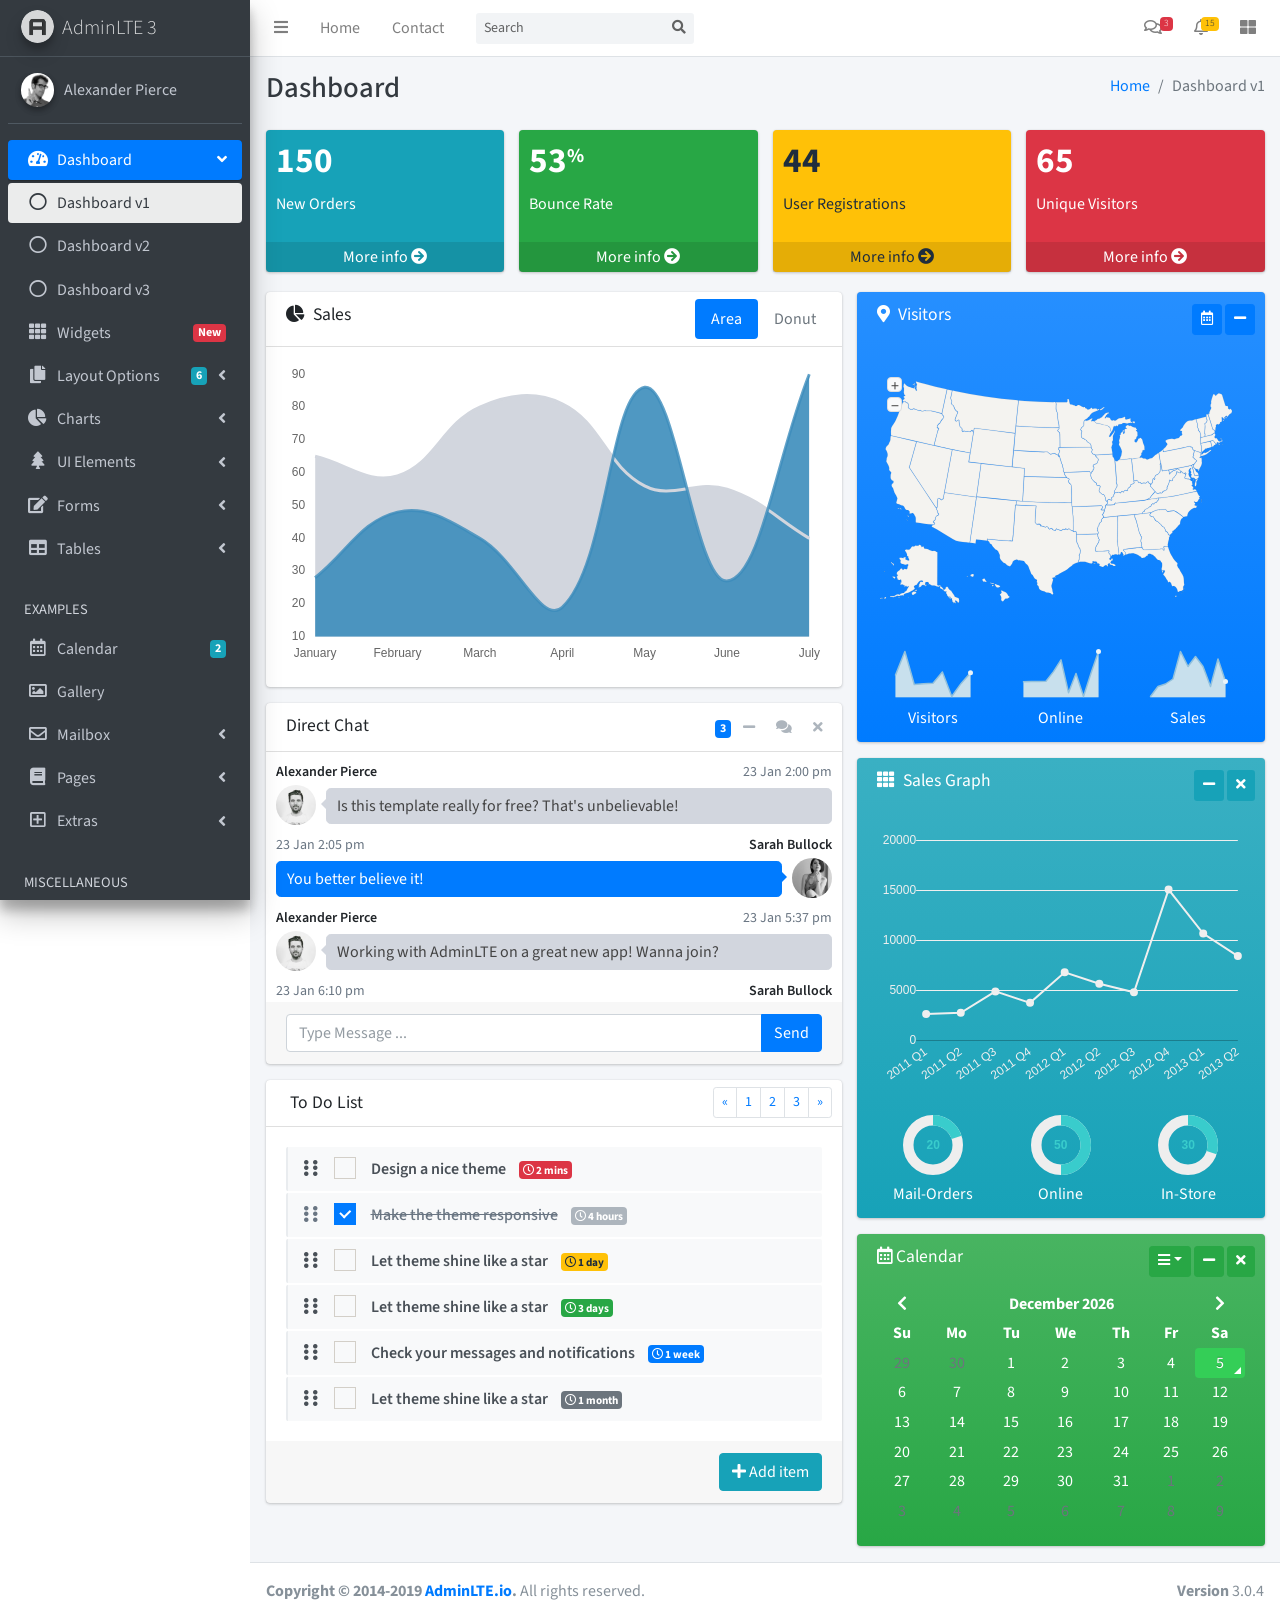
<file: static/admin-lte/index.html>
<!DOCTYPE html>
<html>
<head>
  <meta charset="utf-8">
  <meta http-equiv="X-UA-Compatible" content="IE=edge">
  <title>AdminLTE 3 | Dashboard</title>
  <!-- Tell the browser to be responsive to screen width -->
  <meta name="viewport" content="width=device-width, initial-scale=1">
  <!-- Font Awesome -->
  <link rel="stylesheet" href="plugins/fontawesome-free/css/all.min.css">
  <!-- Ionicons -->
  <link rel="stylesheet" href="https://code.ionicframework.com/ionicons/2.0.1/css/ionicons.min.css">
  <!-- Tempusdominus Bbootstrap 4 -->
  <link rel="stylesheet" href="plugins/tempusdominus-bootstrap-4/css/tempusdominus-bootstrap-4.min.css">
  <!-- iCheck -->
  <link rel="stylesheet" href="plugins/icheck-bootstrap/icheck-bootstrap.min.css">
  <!-- JQVMap -->
  <link rel="stylesheet" href="plugins/jqvmap/jqvmap.min.css">
  <!-- Theme style -->
  <link rel="stylesheet" href="dist/css/adminlte.min.css">
  <!-- overlayScrollbars -->
  <link rel="stylesheet" href="plugins/overlayScrollbars/css/OverlayScrollbars.min.css">
  <!-- Daterange picker -->
  <link rel="stylesheet" href="plugins/daterangepicker/daterangepicker.css">
  <!-- summernote -->
  <link rel="stylesheet" href="plugins/summernote/summernote-bs4.css">
  <!-- Google Font: Source Sans Pro -->
  <link href="https://fonts.googleapis.com/css?family=Source+Sans+Pro:300,400,400i,700" rel="stylesheet">
</head>
<body class="hold-transition sidebar-mini layout-fixed">
<div class="wrapper">

  <!-- Navbar -->
  <nav class="main-header navbar navbar-expand navbar-white navbar-light">
    <!-- Left navbar links -->
    <ul class="navbar-nav">
      <li class="nav-item">
        <a class="nav-link" data-widget="pushmenu" href="#" role="button"><i class="fas fa-bars"></i></a>
      </li>
      <li class="nav-item d-none d-sm-inline-block">
        <a href="index3.html" class="nav-link">Home</a>
      </li>
      <li class="nav-item d-none d-sm-inline-block">
        <a href="#" class="nav-link">Contact</a>
      </li>
    </ul>

    <!-- SEARCH FORM -->
    <form class="form-inline ml-3">
      <div class="input-group input-group-sm">
        <input class="form-control form-control-navbar" type="search" placeholder="Search" aria-label="Search">
        <div class="input-group-append">
          <button class="btn btn-navbar" type="submit">
            <i class="fas fa-search"></i>
          </button>
        </div>
      </div>
    </form>

    <!-- Right navbar links -->
    <ul class="navbar-nav ml-auto">
      <!-- Messages Dropdown Menu -->
      <li class="nav-item dropdown">
        <a class="nav-link" data-toggle="dropdown" href="#">
          <i class="far fa-comments"></i>
          <span class="badge badge-danger navbar-badge">3</span>
        </a>
        <div class="dropdown-menu dropdown-menu-lg dropdown-menu-right">
          <a href="#" class="dropdown-item">
            <!-- Message Start -->
            <div class="media">
              <img src="dist/img/user1-128x128.jpg" alt="User Avatar" class="img-size-50 mr-3 img-circle">
              <div class="media-body">
                <h3 class="dropdown-item-title">
                  Brad Diesel
                  <span class="float-right text-sm text-danger"><i class="fas fa-star"></i></span>
                </h3>
                <p class="text-sm">Call me whenever you can...</p>
                <p class="text-sm text-muted"><i class="far fa-clock mr-1"></i> 4 Hours Ago</p>
              </div>
            </div>
            <!-- Message End -->
          </a>
          <div class="dropdown-divider"></div>
          <a href="#" class="dropdown-item">
            <!-- Message Start -->
            <div class="media">
              <img src="dist/img/user8-128x128.jpg" alt="User Avatar" class="img-size-50 img-circle mr-3">
              <div class="media-body">
                <h3 class="dropdown-item-title">
                  John Pierce
                  <span class="float-right text-sm text-muted"><i class="fas fa-star"></i></span>
                </h3>
                <p class="text-sm">I got your message bro</p>
                <p class="text-sm text-muted"><i class="far fa-clock mr-1"></i> 4 Hours Ago</p>
              </div>
            </div>
            <!-- Message End -->
          </a>
          <div class="dropdown-divider"></div>
          <a href="#" class="dropdown-item">
            <!-- Message Start -->
            <div class="media">
              <img src="dist/img/user3-128x128.jpg" alt="User Avatar" class="img-size-50 img-circle mr-3">
              <div class="media-body">
                <h3 class="dropdown-item-title">
                  Nora Silvester
                  <span class="float-right text-sm text-warning"><i class="fas fa-star"></i></span>
                </h3>
                <p class="text-sm">The subject goes here</p>
                <p class="text-sm text-muted"><i class="far fa-clock mr-1"></i> 4 Hours Ago</p>
              </div>
            </div>
            <!-- Message End -->
          </a>
          <div class="dropdown-divider"></div>
          <a href="#" class="dropdown-item dropdown-footer">See All Messages</a>
        </div>
      </li>
      <!-- Notifications Dropdown Menu -->
      <li class="nav-item dropdown">
        <a class="nav-link" data-toggle="dropdown" href="#">
          <i class="far fa-bell"></i>
          <span class="badge badge-warning navbar-badge">15</span>
        </a>
        <div class="dropdown-menu dropdown-menu-lg dropdown-menu-right">
          <span class="dropdown-item dropdown-header">15 Notifications</span>
          <div class="dropdown-divider"></div>
          <a href="#" class="dropdown-item">
            <i class="fas fa-envelope mr-2"></i> 4 new messages
            <span class="float-right text-muted text-sm">3 mins</span>
          </a>
          <div class="dropdown-divider"></div>
          <a href="#" class="dropdown-item">
            <i class="fas fa-users mr-2"></i> 8 friend requests
            <span class="float-right text-muted text-sm">12 hours</span>
          </a>
          <div class="dropdown-divider"></div>
          <a href="#" class="dropdown-item">
            <i class="fas fa-file mr-2"></i> 3 new reports
            <span class="float-right text-muted text-sm">2 days</span>
          </a>
          <div class="dropdown-divider"></div>
          <a href="#" class="dropdown-item dropdown-footer">See All Notifications</a>
        </div>
      </li>
      <li class="nav-item">
        <a class="nav-link" data-widget="control-sidebar" data-slide="true" href="#" role="button">
          <i class="fas fa-th-large"></i>
        </a>
      </li>
    </ul>
  </nav>
  <!-- /.navbar -->

  <!-- Main Sidebar Container -->
  <aside class="main-sidebar sidebar-dark-primary elevation-4">
    <!-- Brand Logo -->
    <a href="index3.html" class="brand-link">
      <img src="dist/img/AdminLTELogo.png" alt="AdminLTE Logo" class="brand-image img-circle elevation-3"
           style="opacity: .8">
      <span class="brand-text font-weight-light">AdminLTE 3</span>
    </a>

    <!-- Sidebar -->
    <div class="sidebar">
      <!-- Sidebar user panel (optional) -->
      <div class="user-panel mt-3 pb-3 mb-3 d-flex">
        <div class="image">
          <img src="dist/img/user2-160x160.jpg" class="img-circle elevation-2" alt="User Image">
        </div>
        <div class="info">
          <a href="#" class="d-block">Alexander Pierce</a>
        </div>
      </div>

      <!-- Sidebar Menu -->
      <nav class="mt-2">
        <ul class="nav nav-pills nav-sidebar flex-column" data-widget="treeview" role="menu" data-accordion="false">
          <!-- Add icons to the links using the .nav-icon class
               with font-awesome or any other icon font library -->
          <li class="nav-item has-treeview menu-open">
            <a href="#" class="nav-link active">
              <i class="nav-icon fas fa-tachometer-alt"></i>
              <p>
                Dashboard
                <i class="right fas fa-angle-left"></i>
              </p>
            </a>
            <ul class="nav nav-treeview">
              <li class="nav-item">
                <a href="./index.html" class="nav-link active">
                  <i class="far fa-circle nav-icon"></i>
                  <p>Dashboard v1</p>
                </a>
              </li>
              <li class="nav-item">
                <a href="./index2.html" class="nav-link">
                  <i class="far fa-circle nav-icon"></i>
                  <p>Dashboard v2</p>
                </a>
              </li>
              <li class="nav-item">
                <a href="./index3.html" class="nav-link">
                  <i class="far fa-circle nav-icon"></i>
                  <p>Dashboard v3</p>
                </a>
              </li>
            </ul>
          </li>
          <li class="nav-item">
            <a href="pages/widgets.html" class="nav-link">
              <i class="nav-icon fas fa-th"></i>
              <p>
                Widgets
                <span class="right badge badge-danger">New</span>
              </p>
            </a>
          </li>
          <li class="nav-item has-treeview">
            <a href="#" class="nav-link">
              <i class="nav-icon fas fa-copy"></i>
              <p>
                Layout Options
                <i class="fas fa-angle-left right"></i>
                <span class="badge badge-info right">6</span>
              </p>
            </a>
            <ul class="nav nav-treeview">
              <li class="nav-item">
                <a href="pages/layout/top-nav.html" class="nav-link">
                  <i class="far fa-circle nav-icon"></i>
                  <p>Top Navigation</p>
                </a>
              </li>
              <li class="nav-item">
                <a href="pages/layout/top-nav-sidebar.html" class="nav-link">
                  <i class="far fa-circle nav-icon"></i>
                  <p>Top Navigation + Sidebar</p>
                </a>
              </li>
              <li class="nav-item">
                <a href="pages/layout/boxed.html" class="nav-link">
                  <i class="far fa-circle nav-icon"></i>
                  <p>Boxed</p>
                </a>
              </li>
              <li class="nav-item">
                <a href="pages/layout/fixed-sidebar.html" class="nav-link">
                  <i class="far fa-circle nav-icon"></i>
                  <p>Fixed Sidebar</p>
                </a>
              </li>
              <li class="nav-item">
                <a href="pages/layout/fixed-topnav.html" class="nav-link">
                  <i class="far fa-circle nav-icon"></i>
                  <p>Fixed Navbar</p>
                </a>
              </li>
              <li class="nav-item">
                <a href="pages/layout/fixed-footer.html" class="nav-link">
                  <i class="far fa-circle nav-icon"></i>
                  <p>Fixed Footer</p>
                </a>
              </li>
              <li class="nav-item">
                <a href="pages/layout/collapsed-sidebar.html" class="nav-link">
                  <i class="far fa-circle nav-icon"></i>
                  <p>Collapsed Sidebar</p>
                </a>
              </li>
            </ul>
          </li>
          <li class="nav-item has-treeview">
            <a href="#" class="nav-link">
              <i class="nav-icon fas fa-chart-pie"></i>
              <p>
                Charts
                <i class="right fas fa-angle-left"></i>
              </p>
            </a>
            <ul class="nav nav-treeview">
              <li class="nav-item">
                <a href="pages/charts/chartjs.html" class="nav-link">
                  <i class="far fa-circle nav-icon"></i>
                  <p>ChartJS</p>
                </a>
              </li>
              <li class="nav-item">
                <a href="pages/charts/flot.html" class="nav-link">
                  <i class="far fa-circle nav-icon"></i>
                  <p>Flot</p>
                </a>
              </li>
              <li class="nav-item">
                <a href="pages/charts/inline.html" class="nav-link">
                  <i class="far fa-circle nav-icon"></i>
                  <p>Inline</p>
                </a>
              </li>
            </ul>
          </li>
          <li class="nav-item has-treeview">
            <a href="#" class="nav-link">
              <i class="nav-icon fas fa-tree"></i>
              <p>
                UI Elements
                <i class="fas fa-angle-left right"></i>
              </p>
            </a>
            <ul class="nav nav-treeview">
              <li class="nav-item">
                <a href="pages/UI/general.html" class="nav-link">
                  <i class="far fa-circle nav-icon"></i>
                  <p>General</p>
                </a>
              </li>
              <li class="nav-item">
                <a href="pages/UI/icons.html" class="nav-link">
                  <i class="far fa-circle nav-icon"></i>
                  <p>Icons</p>
                </a>
              </li>
              <li class="nav-item">
                <a href="pages/UI/buttons.html" class="nav-link">
                  <i class="far fa-circle nav-icon"></i>
                  <p>Buttons</p>
                </a>
              </li>
              <li class="nav-item">
                <a href="pages/UI/sliders.html" class="nav-link">
                  <i class="far fa-circle nav-icon"></i>
                  <p>Sliders</p>
                </a>
              </li>
              <li class="nav-item">
                <a href="pages/UI/modals.html" class="nav-link">
                  <i class="far fa-circle nav-icon"></i>
                  <p>Modals & Alerts</p>
                </a>
              </li>
              <li class="nav-item">
                <a href="pages/UI/navbar.html" class="nav-link">
                  <i class="far fa-circle nav-icon"></i>
                  <p>Navbar & Tabs</p>
                </a>
              </li>
              <li class="nav-item">
                <a href="pages/UI/timeline.html" class="nav-link">
                  <i class="far fa-circle nav-icon"></i>
                  <p>Timeline</p>
                </a>
              </li>
              <li class="nav-item">
                <a href="pages/UI/ribbons.html" class="nav-link">
                  <i class="far fa-circle nav-icon"></i>
                  <p>Ribbons</p>
                </a>
              </li>
            </ul>
          </li>
          <li class="nav-item has-treeview">
            <a href="#" class="nav-link">
              <i class="nav-icon fas fa-edit"></i>
              <p>
                Forms
                <i class="fas fa-angle-left right"></i>
              </p>
            </a>
            <ul class="nav nav-treeview">
              <li class="nav-item">
                <a href="pages/forms/general.html" class="nav-link">
                  <i class="far fa-circle nav-icon"></i>
                  <p>General Elements</p>
                </a>
              </li>
              <li class="nav-item">
                <a href="pages/forms/advanced.html" class="nav-link">
                  <i class="far fa-circle nav-icon"></i>
                  <p>Advanced Elements</p>
                </a>
              </li>
              <li class="nav-item">
                <a href="pages/forms/editors.html" class="nav-link">
                  <i class="far fa-circle nav-icon"></i>
                  <p>Editors</p>
                </a>
              </li>
              <li class="nav-item">
                <a href="pages/forms/validation.html" class="nav-link">
                  <i class="far fa-circle nav-icon"></i>
                  <p>Validation</p>
                </a>
              </li>
            </ul>
          </li>
          <li class="nav-item has-treeview">
            <a href="#" class="nav-link">
              <i class="nav-icon fas fa-table"></i>
              <p>
                Tables
                <i class="fas fa-angle-left right"></i>
              </p>
            </a>
            <ul class="nav nav-treeview">
              <li class="nav-item">
                <a href="pages/tables/simple.html" class="nav-link">
                  <i class="far fa-circle nav-icon"></i>
                  <p>Simple Tables</p>
                </a>
              </li>
              <li class="nav-item">
                <a href="pages/tables/data.html" class="nav-link">
                  <i class="far fa-circle nav-icon"></i>
                  <p>DataTables</p>
                </a>
              </li>
              <li class="nav-item">
                <a href="pages/tables/jsgrid.html" class="nav-link">
                  <i class="far fa-circle nav-icon"></i>
                  <p>jsGrid</p>
                </a>
              </li>
            </ul>
          </li>
          <li class="nav-header">EXAMPLES</li>
          <li class="nav-item">
            <a href="pages/calendar.html" class="nav-link">
              <i class="nav-icon far fa-calendar-alt"></i>
              <p>
                Calendar
                <span class="badge badge-info right">2</span>
              </p>
            </a>
          </li>
          <li class="nav-item">
            <a href="pages/gallery.html" class="nav-link">
              <i class="nav-icon far fa-image"></i>
              <p>
                Gallery
              </p>
            </a>
          </li>
          <li class="nav-item has-treeview">
            <a href="#" class="nav-link">
              <i class="nav-icon far fa-envelope"></i>
              <p>
                Mailbox
                <i class="fas fa-angle-left right"></i>
              </p>
            </a>
            <ul class="nav nav-treeview">
              <li class="nav-item">
                <a href="pages/mailbox/mailbox.html" class="nav-link">
                  <i class="far fa-circle nav-icon"></i>
                  <p>Inbox</p>
                </a>
              </li>
              <li class="nav-item">
                <a href="pages/mailbox/compose.html" class="nav-link">
                  <i class="far fa-circle nav-icon"></i>
                  <p>Compose</p>
                </a>
              </li>
              <li class="nav-item">
                <a href="pages/mailbox/read-mail.html" class="nav-link">
                  <i class="far fa-circle nav-icon"></i>
                  <p>Read</p>
                </a>
              </li>
            </ul>
          </li>
          <li class="nav-item has-treeview">
            <a href="#" class="nav-link">
              <i class="nav-icon fas fa-book"></i>
              <p>
                Pages
                <i class="fas fa-angle-left right"></i>
              </p>
            </a>
            <ul class="nav nav-treeview">
              <li class="nav-item">
                <a href="pages/examples/invoice.html" class="nav-link">
                  <i class="far fa-circle nav-icon"></i>
                  <p>Invoice</p>
                </a>
              </li>
              <li class="nav-item">
                <a href="pages/examples/profile.html" class="nav-link">
                  <i class="far fa-circle nav-icon"></i>
                  <p>Profile</p>
                </a>
              </li>
              <li class="nav-item">
                <a href="pages/examples/e-commerce.html" class="nav-link">
                  <i class="far fa-circle nav-icon"></i>
                  <p>E-commerce</p>
                </a>
              </li>
              <li class="nav-item">
                <a href="pages/examples/projects.html" class="nav-link">
                  <i class="far fa-circle nav-icon"></i>
                  <p>Projects</p>
                </a>
              </li>
              <li class="nav-item">
                <a href="pages/examples/project-add.html" class="nav-link">
                  <i class="far fa-circle nav-icon"></i>
                  <p>Project Add</p>
                </a>
              </li>
              <li class="nav-item">
                <a href="pages/examples/project-edit.html" class="nav-link">
                  <i class="far fa-circle nav-icon"></i>
                  <p>Project Edit</p>
                </a>
              </li>
              <li class="nav-item">
                <a href="pages/examples/project-detail.html" class="nav-link">
                  <i class="far fa-circle nav-icon"></i>
                  <p>Project Detail</p>
                </a>
              </li>
              <li class="nav-item">
                <a href="pages/examples/contacts.html" class="nav-link">
                  <i class="far fa-circle nav-icon"></i>
                  <p>Contacts</p>
                </a>
              </li>
            </ul>
          </li>
          <li class="nav-item has-treeview">
            <a href="#" class="nav-link">
              <i class="nav-icon far fa-plus-square"></i>
              <p>
                Extras
                <i class="fas fa-angle-left right"></i>
              </p>
            </a>
            <ul class="nav nav-treeview">
              <li class="nav-item">
                <a href="pages/examples/login.html" class="nav-link">
                  <i class="far fa-circle nav-icon"></i>
                  <p>Login</p>
                </a>
              </li>
              <li class="nav-item">
                <a href="pages/examples/register.html" class="nav-link">
                  <i class="far fa-circle nav-icon"></i>
                  <p>Register</p>
                </a>
              </li>
              <li class="nav-item">
                <a href="pages/examples/forgot-password.html" class="nav-link">
                  <i class="far fa-circle nav-icon"></i>
                  <p>Forgot Password</p>
                </a>
              </li>
              <li class="nav-item">
                <a href="pages/examples/recover-password.html" class="nav-link">
                  <i class="far fa-circle nav-icon"></i>
                  <p>Recover Password</p>
                </a>
              </li>
              <li class="nav-item">
                <a href="pages/examples/lockscreen.html" class="nav-link">
                  <i class="far fa-circle nav-icon"></i>
                  <p>Lockscreen</p>
                </a>
              </li>
              <li class="nav-item">
                <a href="pages/examples/legacy-user-menu.html" class="nav-link">
                  <i class="far fa-circle nav-icon"></i>
                  <p>Legacy User Menu</p>
                </a>
              </li>
              <li class="nav-item">
                <a href="pages/examples/language-menu.html" class="nav-link">
                  <i class="far fa-circle nav-icon"></i>
                  <p>Language Menu</p>
                </a>
              </li>
              <li class="nav-item">
                <a href="pages/examples/404.html" class="nav-link">
                  <i class="far fa-circle nav-icon"></i>
                  <p>Error 404</p>
                </a>
              </li>
              <li class="nav-item">
                <a href="pages/examples/500.html" class="nav-link">
                  <i class="far fa-circle nav-icon"></i>
                  <p>Error 500</p>
                </a>
              </li>
              <li class="nav-item">
                <a href="pages/examples/pace.html" class="nav-link">
                  <i class="far fa-circle nav-icon"></i>
                  <p>Pace</p>
                </a>
              </li>
              <li class="nav-item">
                <a href="pages/examples/blank.html" class="nav-link">
                  <i class="far fa-circle nav-icon"></i>
                  <p>Blank Page</p>
                </a>
              </li>
              <li class="nav-item">
                <a href="starter.html" class="nav-link">
                  <i class="far fa-circle nav-icon"></i>
                  <p>Starter Page</p>
                </a>
              </li>
            </ul>
          </li>
          <li class="nav-header">MISCELLANEOUS</li>
          <li class="nav-item">
            <a href="https://adminlte.io/docs/3.0" class="nav-link">
              <i class="nav-icon fas fa-file"></i>
              <p>Documentation</p>
            </a>
          </li>
          <li class="nav-header">MULTI LEVEL EXAMPLE</li>
          <li class="nav-item">
            <a href="#" class="nav-link">
              <i class="fas fa-circle nav-icon"></i>
              <p>Level 1</p>
            </a>
          </li>
          <li class="nav-item has-treeview">
            <a href="#" class="nav-link">
              <i class="nav-icon fas fa-circle"></i>
              <p>
                Level 1
                <i class="right fas fa-angle-left"></i>
              </p>
            </a>
            <ul class="nav nav-treeview">
              <li class="nav-item">
                <a href="#" class="nav-link">
                  <i class="far fa-circle nav-icon"></i>
                  <p>Level 2</p>
                </a>
              </li>
              <li class="nav-item has-treeview">
                <a href="#" class="nav-link">
                  <i class="far fa-circle nav-icon"></i>
                  <p>
                    Level 2
                    <i class="right fas fa-angle-left"></i>
                  </p>
                </a>
                <ul class="nav nav-treeview">
                  <li class="nav-item">
                    <a href="#" class="nav-link">
                      <i class="far fa-dot-circle nav-icon"></i>
                      <p>Level 3</p>
                    </a>
                  </li>
                  <li class="nav-item">
                    <a href="#" class="nav-link">
                      <i class="far fa-dot-circle nav-icon"></i>
                      <p>Level 3</p>
                    </a>
                  </li>
                  <li class="nav-item">
                    <a href="#" class="nav-link">
                      <i class="far fa-dot-circle nav-icon"></i>
                      <p>Level 3</p>
                    </a>
                  </li>
                </ul>
              </li>
              <li class="nav-item">
                <a href="#" class="nav-link">
                  <i class="far fa-circle nav-icon"></i>
                  <p>Level 2</p>
                </a>
              </li>
            </ul>
          </li>
          <li class="nav-item">
            <a href="#" class="nav-link">
              <i class="fas fa-circle nav-icon"></i>
              <p>Level 1</p>
            </a>
          </li>
          <li class="nav-header">LABELS</li>
          <li class="nav-item">
            <a href="#" class="nav-link">
              <i class="nav-icon far fa-circle text-danger"></i>
              <p class="text">Important</p>
            </a>
          </li>
          <li class="nav-item">
            <a href="#" class="nav-link">
              <i class="nav-icon far fa-circle text-warning"></i>
              <p>Warning</p>
            </a>
          </li>
          <li class="nav-item">
            <a href="#" class="nav-link">
              <i class="nav-icon far fa-circle text-info"></i>
              <p>Informational</p>
            </a>
          </li>
        </ul>
      </nav>
      <!-- /.sidebar-menu -->
    </div>
    <!-- /.sidebar -->
  </aside>

  <!-- Content Wrapper. Contains page content -->
  <div class="content-wrapper">
    <!-- Content Header (Page header) -->
    <div class="content-header">
      <div class="container-fluid">
        <div class="row mb-2">
          <div class="col-sm-6">
            <h1 class="m-0 text-dark">Dashboard</h1>
          </div><!-- /.col -->
          <div class="col-sm-6">
            <ol class="breadcrumb float-sm-right">
              <li class="breadcrumb-item"><a href="#">Home</a></li>
              <li class="breadcrumb-item active">Dashboard v1</li>
            </ol>
          </div><!-- /.col -->
        </div><!-- /.row -->
      </div><!-- /.container-fluid -->
    </div>
    <!-- /.content-header -->

    <!-- Main content -->
    <section class="content">
      <div class="container-fluid">
        <!-- Small boxes (Stat box) -->
        <div class="row">
          <div class="col-lg-3 col-6">
            <!-- small box -->
            <div class="small-box bg-info">
              <div class="inner">
                <h3>150</h3>

                <p>New Orders</p>
              </div>
              <div class="icon">
                <i class="ion ion-bag"></i>
              </div>
              <a href="#" class="small-box-footer">More info <i class="fas fa-arrow-circle-right"></i></a>
            </div>
          </div>
          <!-- ./col -->
          <div class="col-lg-3 col-6">
            <!-- small box -->
            <div class="small-box bg-success">
              <div class="inner">
                <h3>53<sup style="font-size: 20px">%</sup></h3>

                <p>Bounce Rate</p>
              </div>
              <div class="icon">
                <i class="ion ion-stats-bars"></i>
              </div>
              <a href="#" class="small-box-footer">More info <i class="fas fa-arrow-circle-right"></i></a>
            </div>
          </div>
          <!-- ./col -->
          <div class="col-lg-3 col-6">
            <!-- small box -->
            <div class="small-box bg-warning">
              <div class="inner">
                <h3>44</h3>

                <p>User Registrations</p>
              </div>
              <div class="icon">
                <i class="ion ion-person-add"></i>
              </div>
              <a href="#" class="small-box-footer">More info <i class="fas fa-arrow-circle-right"></i></a>
            </div>
          </div>
          <!-- ./col -->
          <div class="col-lg-3 col-6">
            <!-- small box -->
            <div class="small-box bg-danger">
              <div class="inner">
                <h3>65</h3>

                <p>Unique Visitors</p>
              </div>
              <div class="icon">
                <i class="ion ion-pie-graph"></i>
              </div>
              <a href="#" class="small-box-footer">More info <i class="fas fa-arrow-circle-right"></i></a>
            </div>
          </div>
          <!-- ./col -->
        </div>
        <!-- /.row -->
        <!-- Main row -->
        <div class="row">
          <!-- Left col -->
          <section class="col-lg-7 connectedSortable">
            <!-- Custom tabs (Charts with tabs)-->
            <div class="card">
              <div class="card-header">
                <h3 class="card-title">
                  <i class="fas fa-chart-pie mr-1"></i>
                  Sales
                </h3>
                <div class="card-tools">
                  <ul class="nav nav-pills ml-auto">
                    <li class="nav-item">
                      <a class="nav-link active" href="#revenue-chart" data-toggle="tab">Area</a>
                    </li>
                    <li class="nav-item">
                      <a class="nav-link" href="#sales-chart" data-toggle="tab">Donut</a>
                    </li>
                  </ul>
                </div>
              </div><!-- /.card-header -->
              <div class="card-body">
                <div class="tab-content p-0">
                  <!-- Morris chart - Sales -->
                  <div class="chart tab-pane active" id="revenue-chart"
                       style="position: relative; height: 300px;">
                      <canvas id="revenue-chart-canvas" height="300" style="height: 300px;"></canvas>                         
                   </div>
                  <div class="chart tab-pane" id="sales-chart" style="position: relative; height: 300px;">
                    <canvas id="sales-chart-canvas" height="300" style="height: 300px;"></canvas>                         
                  </div>  
                </div>
              </div><!-- /.card-body -->
            </div>
            <!-- /.card -->

            <!-- DIRECT CHAT -->
            <div class="card direct-chat direct-chat-primary">
              <div class="card-header">
                <h3 class="card-title">Direct Chat</h3>

                <div class="card-tools">
                  <span data-toggle="tooltip" title="3 New Messages" class="badge badge-primary">3</span>
                  <button type="button" class="btn btn-tool" data-card-widget="collapse">
                    <i class="fas fa-minus"></i>
                  </button>
                  <button type="button" class="btn btn-tool" data-toggle="tooltip" title="Contacts"
                          data-widget="chat-pane-toggle">
                    <i class="fas fa-comments"></i>
                  </button>
                  <button type="button" class="btn btn-tool" data-card-widget="remove"><i class="fas fa-times"></i>
                  </button>
                </div>
              </div>
              <!-- /.card-header -->
              <div class="card-body">
                <!-- Conversations are loaded here -->
                <div class="direct-chat-messages">
                  <!-- Message. Default to the left -->
                  <div class="direct-chat-msg">
                    <div class="direct-chat-infos clearfix">
                      <span class="direct-chat-name float-left">Alexander Pierce</span>
                      <span class="direct-chat-timestamp float-right">23 Jan 2:00 pm</span>
                    </div>
                    <!-- /.direct-chat-infos -->
                    <img class="direct-chat-img" src="dist/img/user1-128x128.jpg" alt="message user image">
                    <!-- /.direct-chat-img -->
                    <div class="direct-chat-text">
                      Is this template really for free? That's unbelievable!
                    </div>
                    <!-- /.direct-chat-text -->
                  </div>
                  <!-- /.direct-chat-msg -->

                  <!-- Message to the right -->
                  <div class="direct-chat-msg right">
                    <div class="direct-chat-infos clearfix">
                      <span class="direct-chat-name float-right">Sarah Bullock</span>
                      <span class="direct-chat-timestamp float-left">23 Jan 2:05 pm</span>
                    </div>
                    <!-- /.direct-chat-infos -->
                    <img class="direct-chat-img" src="dist/img/user3-128x128.jpg" alt="message user image">
                    <!-- /.direct-chat-img -->
                    <div class="direct-chat-text">
                      You better believe it!
                    </div>
                    <!-- /.direct-chat-text -->
                  </div>
                  <!-- /.direct-chat-msg -->

                  <!-- Message. Default to the left -->
                  <div class="direct-chat-msg">
                    <div class="direct-chat-infos clearfix">
                      <span class="direct-chat-name float-left">Alexander Pierce</span>
                      <span class="direct-chat-timestamp float-right">23 Jan 5:37 pm</span>
                    </div>
                    <!-- /.direct-chat-infos -->
                    <img class="direct-chat-img" src="dist/img/user1-128x128.jpg" alt="message user image">
                    <!-- /.direct-chat-img -->
                    <div class="direct-chat-text">
                      Working with AdminLTE on a great new app! Wanna join?
                    </div>
                    <!-- /.direct-chat-text -->
                  </div>
                  <!-- /.direct-chat-msg -->

                  <!-- Message to the right -->
                  <div class="direct-chat-msg right">
                    <div class="direct-chat-infos clearfix">
                      <span class="direct-chat-name float-right">Sarah Bullock</span>
                      <span class="direct-chat-timestamp float-left">23 Jan 6:10 pm</span>
                    </div>
                    <!-- /.direct-chat-infos -->
                    <img class="direct-chat-img" src="dist/img/user3-128x128.jpg" alt="message user image">
                    <!-- /.direct-chat-img -->
                    <div class="direct-chat-text">
                      I would love to.
                    </div>
                    <!-- /.direct-chat-text -->
                  </div>
                  <!-- /.direct-chat-msg -->

                </div>
                <!--/.direct-chat-messages-->

                <!-- Contacts are loaded here -->
                <div class="direct-chat-contacts">
                  <ul class="contacts-list">
                    <li>
                      <a href="#">
                        <img class="contacts-list-img" src="dist/img/user1-128x128.jpg">

                        <div class="contacts-list-info">
                          <span class="contacts-list-name">
                            Count Dracula
                            <small class="contacts-list-date float-right">2/28/2015</small>
                          </span>
                          <span class="contacts-list-msg">How have you been? I was...</span>
                        </div>
                        <!-- /.contacts-list-info -->
                      </a>
                    </li>
                    <!-- End Contact Item -->
                    <li>
                      <a href="#">
                        <img class="contacts-list-img" src="dist/img/user7-128x128.jpg">

                        <div class="contacts-list-info">
                          <span class="contacts-list-name">
                            Sarah Doe
                            <small class="contacts-list-date float-right">2/23/2015</small>
                          </span>
                          <span class="contacts-list-msg">I will be waiting for...</span>
                        </div>
                        <!-- /.contacts-list-info -->
                      </a>
                    </li>
                    <!-- End Contact Item -->
                    <li>
                      <a href="#">
                        <img class="contacts-list-img" src="dist/img/user3-128x128.jpg">

                        <div class="contacts-list-info">
                          <span class="contacts-list-name">
                            Nadia Jolie
                            <small class="contacts-list-date float-right">2/20/2015</small>
                          </span>
                          <span class="contacts-list-msg">I'll call you back at...</span>
                        </div>
                        <!-- /.contacts-list-info -->
                      </a>
                    </li>
                    <!-- End Contact Item -->
                    <li>
                      <a href="#">
                        <img class="contacts-list-img" src="dist/img/user5-128x128.jpg">

                        <div class="contacts-list-info">
                          <span class="contacts-list-name">
                            Nora S. Vans
                            <small class="contacts-list-date float-right">2/10/2015</small>
                          </span>
                          <span class="contacts-list-msg">Where is your new...</span>
                        </div>
                        <!-- /.contacts-list-info -->
                      </a>
                    </li>
                    <!-- End Contact Item -->
                    <li>
                      <a href="#">
                        <img class="contacts-list-img" src="dist/img/user6-128x128.jpg">

                        <div class="contacts-list-info">
                          <span class="contacts-list-name">
                            John K.
                            <small class="contacts-list-date float-right">1/27/2015</small>
                          </span>
                          <span class="contacts-list-msg">Can I take a look at...</span>
                        </div>
                        <!-- /.contacts-list-info -->
                      </a>
                    </li>
                    <!-- End Contact Item -->
                    <li>
                      <a href="#">
                        <img class="contacts-list-img" src="dist/img/user8-128x128.jpg">

                        <div class="contacts-list-info">
                          <span class="contacts-list-name">
                            Kenneth M.
                            <small class="contacts-list-date float-right">1/4/2015</small>
                          </span>
                          <span class="contacts-list-msg">Never mind I found...</span>
                        </div>
                        <!-- /.contacts-list-info -->
                      </a>
                    </li>
                    <!-- End Contact Item -->
                  </ul>
                  <!-- /.contacts-list -->
                </div>
                <!-- /.direct-chat-pane -->
              </div>
              <!-- /.card-body -->
              <div class="card-footer">
                <form action="#" method="post">
                  <div class="input-group">
                    <input type="text" name="message" placeholder="Type Message ..." class="form-control">
                    <span class="input-group-append">
                      <button type="button" class="btn btn-primary">Send</button>
                    </span>
                  </div>
                </form>
              </div>
              <!-- /.card-footer-->
            </div>
            <!--/.direct-chat -->

            <!-- TO DO List -->
            <div class="card">
              <div class="card-header">
                <h3 class="card-title">
                  <i class="ion ion-clipboard mr-1"></i>
                  To Do List
                </h3>

                <div class="card-tools">
                  <ul class="pagination pagination-sm">
                    <li class="page-item"><a href="#" class="page-link">&laquo;</a></li>
                    <li class="page-item"><a href="#" class="page-link">1</a></li>
                    <li class="page-item"><a href="#" class="page-link">2</a></li>
                    <li class="page-item"><a href="#" class="page-link">3</a></li>
                    <li class="page-item"><a href="#" class="page-link">&raquo;</a></li>
                  </ul>
                </div>
              </div>
              <!-- /.card-header -->
              <div class="card-body">
                <ul class="todo-list" data-widget="todo-list">
                  <li>
                    <!-- drag handle -->
                    <span class="handle">
                      <i class="fas fa-ellipsis-v"></i>
                      <i class="fas fa-ellipsis-v"></i>
                    </span>
                    <!-- checkbox -->
                    <div  class="icheck-primary d-inline ml-2">
                      <input type="checkbox" value="" name="todo1" id="todoCheck1">
                      <label for="todoCheck1"></label>
                    </div>
                    <!-- todo text -->
                    <span class="text">Design a nice theme</span>
                    <!-- Emphasis label -->
                    <small class="badge badge-danger"><i class="far fa-clock"></i> 2 mins</small>
                    <!-- General tools such as edit or delete-->
                    <div class="tools">
                      <i class="fas fa-edit"></i>
                      <i class="fas fa-trash-o"></i>
                    </div>
                  </li>
                  <li>
                    <span class="handle">
                      <i class="fas fa-ellipsis-v"></i>
                      <i class="fas fa-ellipsis-v"></i>
                    </span>
                    <div  class="icheck-primary d-inline ml-2">
                      <input type="checkbox" value="" name="todo2" id="todoCheck2" checked>
                      <label for="todoCheck2"></label>
                    </div>
                    <span class="text">Make the theme responsive</span>
                    <small class="badge badge-info"><i class="far fa-clock"></i> 4 hours</small>
                    <div class="tools">
                      <i class="fas fa-edit"></i>
                      <i class="fas fa-trash-o"></i>
                    </div>
                  </li>
                  <li>
                    <span class="handle">
                      <i class="fas fa-ellipsis-v"></i>
                      <i class="fas fa-ellipsis-v"></i>
                    </span>
                    <div  class="icheck-primary d-inline ml-2">
                      <input type="checkbox" value="" name="todo3" id="todoCheck3">
                      <label for="todoCheck3"></label>
                    </div>
                    <span class="text">Let theme shine like a star</span>
                    <small class="badge badge-warning"><i class="far fa-clock"></i> 1 day</small>
                    <div class="tools">
                      <i class="fas fa-edit"></i>
                      <i class="fas fa-trash-o"></i>
                    </div>
                  </li>
                  <li>
                    <span class="handle">
                      <i class="fas fa-ellipsis-v"></i>
                      <i class="fas fa-ellipsis-v"></i>
                    </span>
                    <div  class="icheck-primary d-inline ml-2">
                      <input type="checkbox" value="" name="todo4" id="todoCheck4">
                      <label for="todoCheck4"></label>
                    </div>
                    <span class="text">Let theme shine like a star</span>
                    <small class="badge badge-success"><i class="far fa-clock"></i> 3 days</small>
                    <div class="tools">
                      <i class="fas fa-edit"></i>
                      <i class="fas fa-trash-o"></i>
                    </div>
                  </li>
                  <li>
                    <span class="handle">
                      <i class="fas fa-ellipsis-v"></i>
                      <i class="fas fa-ellipsis-v"></i>
                    </span>
                    <div  class="icheck-primary d-inline ml-2">
                      <input type="checkbox" value="" name="todo5" id="todoCheck5">
                      <label for="todoCheck5"></label>
                    </div>
                    <span class="text">Check your messages and notifications</span>
                    <small class="badge badge-primary"><i class="far fa-clock"></i> 1 week</small>
                    <div class="tools">
                      <i class="fas fa-edit"></i>
                      <i class="fas fa-trash-o"></i>
                    </div>
                  </li>
                  <li>
                    <span class="handle">
                      <i class="fas fa-ellipsis-v"></i>
                      <i class="fas fa-ellipsis-v"></i>
                    </span>
                    <div  class="icheck-primary d-inline ml-2">
                      <input type="checkbox" value="" name="todo6" id="todoCheck6">
                      <label for="todoCheck6"></label>
                    </div>
                    <span class="text">Let theme shine like a star</span>
                    <small class="badge badge-secondary"><i class="far fa-clock"></i> 1 month</small>
                    <div class="tools">
                      <i class="fas fa-edit"></i>
                      <i class="fas fa-trash-o"></i>
                    </div>
                  </li>
                </ul>
              </div>
              <!-- /.card-body -->
              <div class="card-footer clearfix">
                <button type="button" class="btn btn-info float-right"><i class="fas fa-plus"></i> Add item</button>
              </div>
            </div>
            <!-- /.card -->
          </section>
          <!-- /.Left col -->
          <!-- right col (We are only adding the ID to make the widgets sortable)-->
          <section class="col-lg-5 connectedSortable">

            <!-- Map card -->
            <div class="card bg-gradient-primary">
              <div class="card-header border-0">
                <h3 class="card-title">
                  <i class="fas fa-map-marker-alt mr-1"></i>
                  Visitors
                </h3>
                <!-- card tools -->
                <div class="card-tools">
                  <button type="button"
                          class="btn btn-primary btn-sm daterange"
                          data-toggle="tooltip"
                          title="Date range">
                    <i class="far fa-calendar-alt"></i>
                  </button>
                  <button type="button"
                          class="btn btn-primary btn-sm"
                          data-card-widget="collapse"
                          data-toggle="tooltip"
                          title="Collapse">
                    <i class="fas fa-minus"></i>
                  </button>
                </div>
                <!-- /.card-tools -->
              </div>
              <div class="card-body">
                <div id="world-map" style="height: 250px; width: 100%;"></div>
              </div>
              <!-- /.card-body-->
              <div class="card-footer bg-transparent">
                <div class="row">
                  <div class="col-4 text-center">
                    <div id="sparkline-1"></div>
                    <div class="text-white">Visitors</div>
                  </div>
                  <!-- ./col -->
                  <div class="col-4 text-center">
                    <div id="sparkline-2"></div>
                    <div class="text-white">Online</div>
                  </div>
                  <!-- ./col -->
                  <div class="col-4 text-center">
                    <div id="sparkline-3"></div>
                    <div class="text-white">Sales</div>
                  </div>
                  <!-- ./col -->
                </div>
                <!-- /.row -->
              </div>
            </div>
            <!-- /.card -->

            <!-- solid sales graph -->
            <div class="card bg-gradient-info">
              <div class="card-header border-0">
                <h3 class="card-title">
                  <i class="fas fa-th mr-1"></i>
                  Sales Graph
                </h3>

                <div class="card-tools">
                  <button type="button" class="btn bg-info btn-sm" data-card-widget="collapse">
                    <i class="fas fa-minus"></i>
                  </button>
                  <button type="button" class="btn bg-info btn-sm" data-card-widget="remove">
                    <i class="fas fa-times"></i>
                  </button>
                </div>
              </div>
              <div class="card-body">
                <canvas class="chart" id="line-chart" style="min-height: 250px; height: 250px; max-height: 250px; max-width: 100%;"></canvas>
              </div>
              <!-- /.card-body -->
              <div class="card-footer bg-transparent">
                <div class="row">
                  <div class="col-4 text-center">
                    <input type="text" class="knob" data-readonly="true" value="20" data-width="60" data-height="60"
                           data-fgColor="#39CCCC">

                    <div class="text-white">Mail-Orders</div>
                  </div>
                  <!-- ./col -->
                  <div class="col-4 text-center">
                    <input type="text" class="knob" data-readonly="true" value="50" data-width="60" data-height="60"
                           data-fgColor="#39CCCC">

                    <div class="text-white">Online</div>
                  </div>
                  <!-- ./col -->
                  <div class="col-4 text-center">
                    <input type="text" class="knob" data-readonly="true" value="30" data-width="60" data-height="60"
                           data-fgColor="#39CCCC">

                    <div class="text-white">In-Store</div>
                  </div>
                  <!-- ./col -->
                </div>
                <!-- /.row -->
              </div>
              <!-- /.card-footer -->
            </div>
            <!-- /.card -->

            <!-- Calendar -->
            <div class="card bg-gradient-success">
              <div class="card-header border-0">

                <h3 class="card-title">
                  <i class="far fa-calendar-alt"></i>
                  Calendar
                </h3>
                <!-- tools card -->
                <div class="card-tools">
                  <!-- button with a dropdown -->
                  <div class="btn-group">
                    <button type="button" class="btn btn-success btn-sm dropdown-toggle" data-toggle="dropdown">
                      <i class="fas fa-bars"></i></button>
                    <div class="dropdown-menu float-right" role="menu">
                      <a href="#" class="dropdown-item">Add new event</a>
                      <a href="#" class="dropdown-item">Clear events</a>
                      <div class="dropdown-divider"></div>
                      <a href="#" class="dropdown-item">View calendar</a>
                    </div>
                  </div>
                  <button type="button" class="btn btn-success btn-sm" data-card-widget="collapse">
                    <i class="fas fa-minus"></i>
                  </button>
                  <button type="button" class="btn btn-success btn-sm" data-card-widget="remove">
                    <i class="fas fa-times"></i>
                  </button>
                </div>
                <!-- /. tools -->
              </div>
              <!-- /.card-header -->
              <div class="card-body pt-0">
                <!--The calendar -->
                <div id="calendar" style="width: 100%"></div>
              </div>
              <!-- /.card-body -->
            </div>
            <!-- /.card -->
          </section>
          <!-- right col -->
        </div>
        <!-- /.row (main row) -->
      </div><!-- /.container-fluid -->
    </section>
    <!-- /.content -->
  </div>
  <!-- /.content-wrapper -->
  <footer class="main-footer">
    <strong>Copyright &copy; 2014-2019 <a href="http://adminlte.io">AdminLTE.io</a>.</strong>
    All rights reserved.
    <div class="float-right d-none d-sm-inline-block">
      <b>Version</b> 3.0.4
    </div>
  </footer>

  <!-- Control Sidebar -->
  <aside class="control-sidebar control-sidebar-dark">
    <!-- Control sidebar content goes here -->
  </aside>
  <!-- /.control-sidebar -->
</div>
<!-- ./wrapper -->

<!-- jQuery -->
<script src="plugins/jquery/jquery.min.js"></script>
<!-- jQuery UI 1.11.4 -->
<script src="plugins/jquery-ui/jquery-ui.min.js"></script>
<!-- Resolve conflict in jQuery UI tooltip with Bootstrap tooltip -->
<script>
  $.widget.bridge('uibutton', $.ui.button)
</script>
<!-- Bootstrap 4 -->
<script src="plugins/bootstrap/js/bootstrap.bundle.min.js"></script>
<!-- ChartJS -->
<script src="plugins/chart.js/Chart.min.js"></script>
<!-- Sparkline -->
<script src="plugins/sparklines/sparkline.js"></script>
<!-- JQVMap -->
<script src="plugins/jqvmap/jquery.vmap.min.js"></script>
<script src="plugins/jqvmap/maps/jquery.vmap.usa.js"></script>
<!-- jQuery Knob Chart -->
<script src="plugins/jquery-knob/jquery.knob.min.js"></script>
<!-- daterangepicker -->
<script src="plugins/moment/moment.min.js"></script>
<script src="plugins/daterangepicker/daterangepicker.js"></script>
<!-- Tempusdominus Bootstrap 4 -->
<script src="plugins/tempusdominus-bootstrap-4/js/tempusdominus-bootstrap-4.min.js"></script>
<!-- Summernote -->
<script src="plugins/summernote/summernote-bs4.min.js"></script>
<!-- overlayScrollbars -->
<script src="plugins/overlayScrollbars/js/jquery.overlayScrollbars.min.js"></script>
<!-- AdminLTE App -->
<script src="dist/js/adminlte.js"></script>
<!-- AdminLTE dashboard demo (This is only for demo purposes) -->
<script src="dist/js/pages/dashboard.js"></script>
<!-- AdminLTE for demo purposes -->
<script src="dist/js/demo.js"></script>
</body>
</html>
</file>
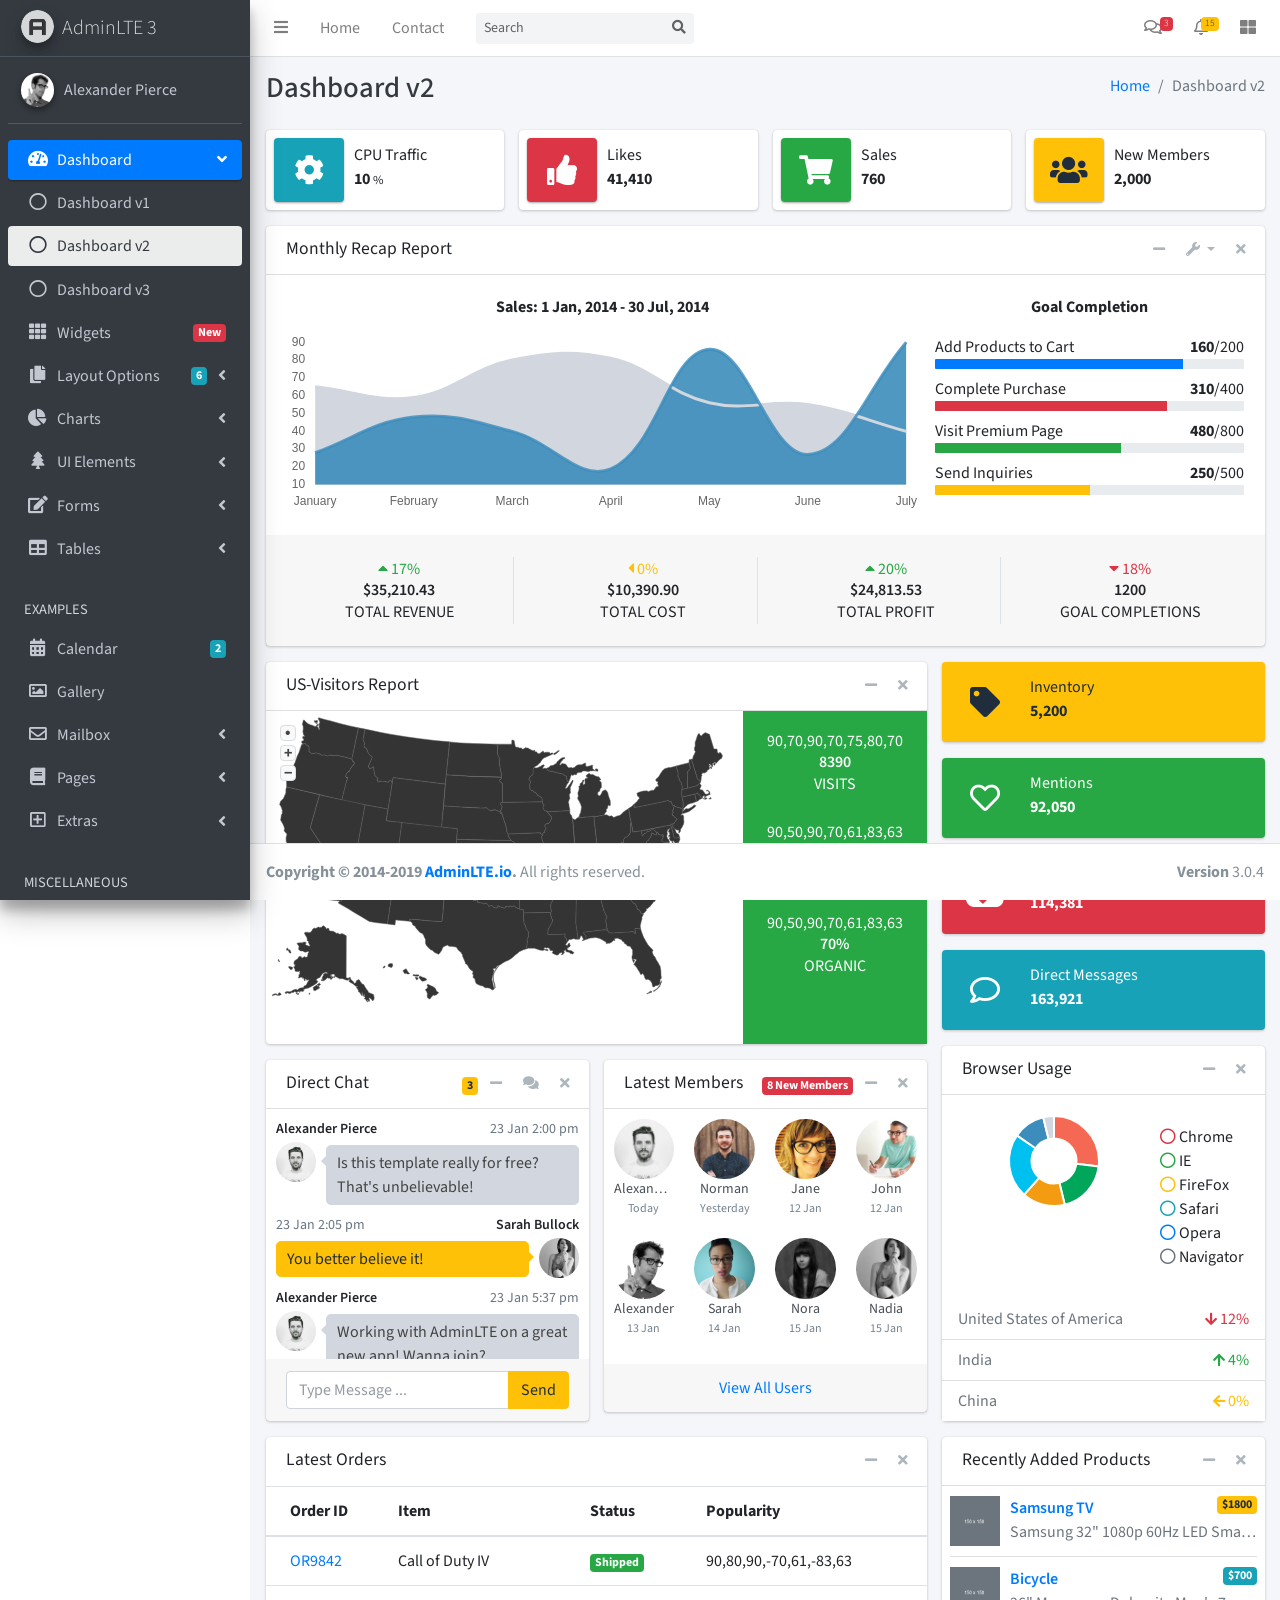
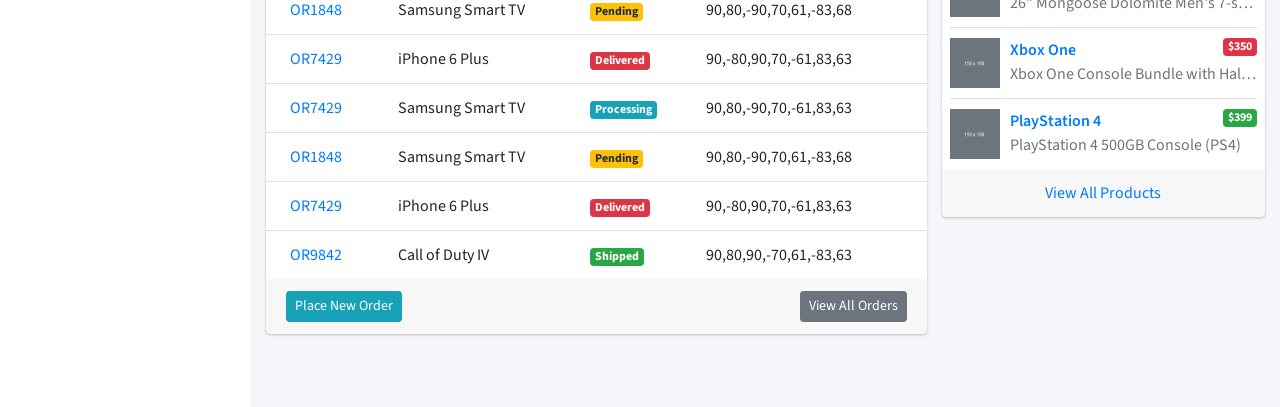
<file: static/admin-lte/index2.html>
<!DOCTYPE html>
<html lang="en">
<head>
  <meta charset="utf-8">
  <meta name="viewport" content="width=device-width, initial-scale=1">
  <meta http-equiv="x-ua-compatible" content="ie=edge">

  <title>AdminLTE 3 | Dashboard 2</title>

  <!-- Font Awesome Icons -->
  <link rel="stylesheet" href="plugins/fontawesome-free/css/all.min.css">
  <!-- overlayScrollbars -->
  <link rel="stylesheet" href="plugins/overlayScrollbars/css/OverlayScrollbars.min.css">
  <!-- Theme style -->
  <link rel="stylesheet" href="dist/css/adminlte.min.css">
  <!-- Google Font: Source Sans Pro -->
  <link href="https://fonts.googleapis.com/css?family=Source+Sans+Pro:300,400,400i,700" rel="stylesheet">
</head>
<body class="hold-transition sidebar-mini layout-fixed layout-navbar-fixed layout-footer-fixed">
<div class="wrapper">
  <!-- Navbar -->
  <nav class="main-header navbar navbar-expand navbar-white navbar-light">
    <!-- Left navbar links -->
    <ul class="navbar-nav">
      <li class="nav-item">
        <a class="nav-link" data-widget="pushmenu" href="#" role="button"><i class="fas fa-bars"></i></a>
      </li>
      <li class="nav-item d-none d-sm-inline-block">
        <a href="index3.html" class="nav-link">Home</a>
      </li>
      <li class="nav-item d-none d-sm-inline-block">
        <a href="#" class="nav-link">Contact</a>
      </li>
    </ul>

    <!-- SEARCH FORM -->
    <form class="form-inline ml-3">
      <div class="input-group input-group-sm">
        <input class="form-control form-control-navbar" type="search" placeholder="Search" aria-label="Search">
        <div class="input-group-append">
          <button class="btn btn-navbar" type="submit">
            <i class="fas fa-search"></i>
          </button>
        </div>
      </div>
    </form>

    <!-- Right navbar links -->
    <ul class="navbar-nav ml-auto">
      <!-- Messages Dropdown Menu -->
      <li class="nav-item dropdown">
        <a class="nav-link" data-toggle="dropdown" href="#">
          <i class="far fa-comments"></i>
          <span class="badge badge-danger navbar-badge">3</span>
        </a>
        <div class="dropdown-menu dropdown-menu-lg dropdown-menu-right">
          <a href="#" class="dropdown-item">
            <!-- Message Start -->
            <div class="media">
              <img src="dist/img/user1-128x128.jpg" alt="User Avatar" class="img-size-50 mr-3 img-circle">
              <div class="media-body">
                <h3 class="dropdown-item-title">
                  Brad Diesel
                  <span class="float-right text-sm text-danger"><i class="fas fa-star"></i></span>
                </h3>
                <p class="text-sm">Call me whenever you can...</p>
                <p class="text-sm text-muted"><i class="far fa-clock mr-1"></i> 4 Hours Ago</p>
              </div>
            </div>
            <!-- Message End -->
          </a>
          <div class="dropdown-divider"></div>
          <a href="#" class="dropdown-item">
            <!-- Message Start -->
            <div class="media">
              <img src="dist/img/user8-128x128.jpg" alt="User Avatar" class="img-size-50 img-circle mr-3">
              <div class="media-body">
                <h3 class="dropdown-item-title">
                  John Pierce
                  <span class="float-right text-sm text-muted"><i class="fas fa-star"></i></span>
                </h3>
                <p class="text-sm">I got your message bro</p>
                <p class="text-sm text-muted"><i class="far fa-clock mr-1"></i> 4 Hours Ago</p>
              </div>
            </div>
            <!-- Message End -->
          </a>
          <div class="dropdown-divider"></div>
          <a href="#" class="dropdown-item">
            <!-- Message Start -->
            <div class="media">
              <img src="dist/img/user3-128x128.jpg" alt="User Avatar" class="img-size-50 img-circle mr-3">
              <div class="media-body">
                <h3 class="dropdown-item-title">
                  Nora Silvester
                  <span class="float-right text-sm text-warning"><i class="fas fa-star"></i></span>
                </h3>
                <p class="text-sm">The subject goes here</p>
                <p class="text-sm text-muted"><i class="far fa-clock mr-1"></i> 4 Hours Ago</p>
              </div>
            </div>
            <!-- Message End -->
          </a>
          <div class="dropdown-divider"></div>
          <a href="#" class="dropdown-item dropdown-footer">See All Messages</a>
        </div>
      </li>
      <!-- Notifications Dropdown Menu -->
      <li class="nav-item dropdown">
        <a class="nav-link" data-toggle="dropdown" href="#">
          <i class="far fa-bell"></i>
          <span class="badge badge-warning navbar-badge">15</span>
        </a>
        <div class="dropdown-menu dropdown-menu-lg dropdown-menu-right">
          <span class="dropdown-item dropdown-header">15 Notifications</span>
          <div class="dropdown-divider"></div>
          <a href="#" class="dropdown-item">
            <i class="fas fa-envelope mr-2"></i> 4 new messages
            <span class="float-right text-muted text-sm">3 mins</span>
          </a>
          <div class="dropdown-divider"></div>
          <a href="#" class="dropdown-item">
            <i class="fas fa-users mr-2"></i> 8 friend requests
            <span class="float-right text-muted text-sm">12 hours</span>
          </a>
          <div class="dropdown-divider"></div>
          <a href="#" class="dropdown-item">
            <i class="fas fa-file mr-2"></i> 3 new reports
            <span class="float-right text-muted text-sm">2 days</span>
          </a>
          <div class="dropdown-divider"></div>
          <a href="#" class="dropdown-item dropdown-footer">See All Notifications</a>
        </div>
      </li>
      <li class="nav-item">
        <a class="nav-link" data-widget="control-sidebar" data-slide="true" href="#" role="button"><i
            class="fas fa-th-large"></i></a>
      </li>
    </ul>
  </nav>
  <!-- /.navbar -->

  <!-- Main Sidebar Container -->
  <aside class="main-sidebar sidebar-dark-primary elevation-4">
    <!-- Brand Logo -->
    <a href="index3.html" class="brand-link">
      <img src="dist/img/AdminLTELogo.png" alt="AdminLTE Logo" class="brand-image img-circle elevation-3"
           style="opacity: .8">
      <span class="brand-text font-weight-light">AdminLTE 3</span>
    </a>

    <!-- Sidebar -->
    <div class="sidebar">
      <!-- Sidebar user panel (optional) -->
      <div class="user-panel mt-3 pb-3 mb-3 d-flex">
        <div class="image">
          <img src="dist/img/user2-160x160.jpg" class="img-circle elevation-2" alt="User Image">
        </div>
        <div class="info">
          <a href="#" class="d-block">Alexander Pierce</a>
        </div>
      </div>

      <!-- Sidebar Menu -->
      <nav class="mt-2">
        <ul class="nav nav-pills nav-sidebar flex-column" data-widget="treeview" role="menu" data-accordion="false">
          <!-- Add icons to the links using the .nav-icon class
               with font-awesome or any other icon font library -->
          <li class="nav-item has-treeview menu-open">
            <a href="#" class="nav-link active">
              <i class="nav-icon fas fa-tachometer-alt"></i>
              <p>
                Dashboard
                <i class="right fas fa-angle-left"></i>
              </p>
            </a>
            <ul class="nav nav-treeview">
              <li class="nav-item">
                <a href="./index.html" class="nav-link">
                  <i class="far fa-circle nav-icon"></i>
                  <p>Dashboard v1</p>
                </a>
              </li>
              <li class="nav-item">
                <a href="./index2.html" class="nav-link active">
                  <i class="far fa-circle nav-icon"></i>
                  <p>Dashboard v2</p>
                </a>
              </li>
              <li class="nav-item">
                <a href="./index3.html" class="nav-link">
                  <i class="far fa-circle nav-icon"></i>
                  <p>Dashboard v3</p>
                </a>
              </li>
            </ul>
          </li>
          <li class="nav-item">
            <a href="pages/widgets.html" class="nav-link">
              <i class="nav-icon fas fa-th"></i>
              <p>
                Widgets
                <span class="right badge badge-danger">New</span>
              </p>
            </a>
          </li>
          <li class="nav-item has-treeview">
            <a href="#" class="nav-link">
              <i class="nav-icon fas fa-copy"></i>
              <p>
                Layout Options
                <i class="fas fa-angle-left right"></i>
                <span class="badge badge-info right">6</span>
              </p>
            </a>
            <ul class="nav nav-treeview">
              <li class="nav-item">
                <a href="pages/layout/top-nav.html" class="nav-link">
                  <i class="far fa-circle nav-icon"></i>
                  <p>Top Navigation</p>
                </a>
              </li>
              <li class="nav-item">
                <a href="pages/layout/top-nav-sidebar.html" class="nav-link">
                  <i class="far fa-circle nav-icon"></i>
                  <p>Top Navigation + Sidebar</p>
                </a>
              </li>
              <li class="nav-item">
                <a href="pages/layout/boxed.html" class="nav-link">
                  <i class="far fa-circle nav-icon"></i>
                  <p>Boxed</p>
                </a>
              </li>
              <li class="nav-item">
                <a href="pages/layout/fixed-sidebar.html" class="nav-link">
                  <i class="far fa-circle nav-icon"></i>
                  <p>Fixed Sidebar</p>
                </a>
              </li>
              <li class="nav-item">
                <a href="pages/layout/fixed-topnav.html" class="nav-link">
                  <i class="far fa-circle nav-icon"></i>
                  <p>Fixed Navbar</p>
                </a>
              </li>
              <li class="nav-item">
                <a href="pages/layout/fixed-footer.html" class="nav-link">
                  <i class="far fa-circle nav-icon"></i>
                  <p>Fixed Footer</p>
                </a>
              </li>
              <li class="nav-item">
                <a href="pages/layout/collapsed-sidebar.html" class="nav-link">
                  <i class="far fa-circle nav-icon"></i>
                  <p>Collapsed Sidebar</p>
                </a>
              </li>
            </ul>
          </li>
          <li class="nav-item has-treeview">
            <a href="#" class="nav-link">
              <i class="nav-icon fas fa-chart-pie"></i>
              <p>
                Charts
                <i class="right fas fa-angle-left"></i>
              </p>
            </a>
            <ul class="nav nav-treeview">
              <li class="nav-item">
                <a href="pages/charts/chartjs.html" class="nav-link">
                  <i class="far fa-circle nav-icon"></i>
                  <p>ChartJS</p>
                </a>
              </li>
              <li class="nav-item">
                <a href="pages/charts/flot.html" class="nav-link">
                  <i class="far fa-circle nav-icon"></i>
                  <p>Flot</p>
                </a>
              </li>
              <li class="nav-item">
                <a href="pages/charts/inline.html" class="nav-link">
                  <i class="far fa-circle nav-icon"></i>
                  <p>Inline</p>
                </a>
              </li>
            </ul>
          </li>
          <li class="nav-item has-treeview">
            <a href="#" class="nav-link">
              <i class="nav-icon fas fa-tree"></i>
              <p>
                UI Elements
                <i class="fas fa-angle-left right"></i>
              </p>
            </a>
            <ul class="nav nav-treeview">
              <li class="nav-item">
                <a href="pages/UI/general.html" class="nav-link">
                  <i class="far fa-circle nav-icon"></i>
                  <p>General</p>
                </a>
              </li>
              <li class="nav-item">
                <a href="pages/UI/icons.html" class="nav-link">
                  <i class="far fa-circle nav-icon"></i>
                  <p>Icons</p>
                </a>
              </li>
              <li class="nav-item">
                <a href="pages/UI/buttons.html" class="nav-link">
                  <i class="far fa-circle nav-icon"></i>
                  <p>Buttons</p>
                </a>
              </li>
              <li class="nav-item">
                <a href="pages/UI/sliders.html" class="nav-link">
                  <i class="far fa-circle nav-icon"></i>
                  <p>Sliders</p>
                </a>
              </li>
              <li class="nav-item">
                <a href="pages/UI/modals.html" class="nav-link">
                  <i class="far fa-circle nav-icon"></i>
                  <p>Modals & Alerts</p>
                </a>
              </li>
              <li class="nav-item">
                <a href="pages/UI/navbar.html" class="nav-link">
                  <i class="far fa-circle nav-icon"></i>
                  <p>Navbar & Tabs</p>
                </a>
              </li>
              <li class="nav-item">
                <a href="pages/UI/timeline.html" class="nav-link">
                  <i class="far fa-circle nav-icon"></i>
                  <p>Timeline</p>
                </a>
              </li>
              <li class="nav-item">
                <a href="pages/UI/ribbons.html" class="nav-link">
                  <i class="far fa-circle nav-icon"></i>
                  <p>Ribbons</p>
                </a>
              </li>
            </ul>
          </li>
          <li class="nav-item has-treeview">
            <a href="#" class="nav-link">
              <i class="nav-icon fas fa-edit"></i>
              <p>
                Forms
                <i class="fas fa-angle-left right"></i>
              </p>
            </a>
            <ul class="nav nav-treeview">
              <li class="nav-item">
                <a href="pages/forms/general.html" class="nav-link">
                  <i class="far fa-circle nav-icon"></i>
                  <p>General Elements</p>
                </a>
              </li>
              <li class="nav-item">
                <a href="pages/forms/advanced.html" class="nav-link">
                  <i class="far fa-circle nav-icon"></i>
                  <p>Advanced Elements</p>
                </a>
              </li>
              <li class="nav-item">
                <a href="pages/forms/editors.html" class="nav-link">
                  <i class="far fa-circle nav-icon"></i>
                  <p>Editors</p>
                </a>
              </li>
              <li class="nav-item">
                <a href="pages/forms/validation.html" class="nav-link">
                  <i class="far fa-circle nav-icon"></i>
                  <p>Validation</p>
                </a>
              </li>
            </ul>
          </li>
          <li class="nav-item has-treeview">
            <a href="#" class="nav-link">
              <i class="nav-icon fas fa-table"></i>
              <p>
                Tables
                <i class="fas fa-angle-left right"></i>
              </p>
            </a>
            <ul class="nav nav-treeview">
              <li class="nav-item">
                <a href="pages/tables/simple.html" class="nav-link">
                  <i class="far fa-circle nav-icon"></i>
                  <p>Simple Tables</p>
                </a>
              </li>
              <li class="nav-item">
                <a href="pages/tables/data.html" class="nav-link">
                  <i class="far fa-circle nav-icon"></i>
                  <p>DataTables</p>
                </a>
              </li>
              <li class="nav-item">
                <a href="pages/tables/jsgrid.html" class="nav-link">
                  <i class="far fa-circle nav-icon"></i>
                  <p>jsGrid</p>
                </a>
              </li>
            </ul>
          </li>
          <li class="nav-header">EXAMPLES</li>
          <li class="nav-item">
            <a href="pages/calendar.html" class="nav-link">
              <i class="nav-icon fas fa-calendar-alt"></i>
              <p>
                Calendar
                <span class="badge badge-info right">2</span>
              </p>
            </a>
          </li>
          <li class="nav-item">
            <a href="pages/gallery.html" class="nav-link">
              <i class="nav-icon far fa-image"></i>
              <p>
                Gallery
              </p>
            </a>
          </li>
          <li class="nav-item has-treeview">
            <a href="#" class="nav-link">
              <i class="nav-icon far fa-envelope"></i>
              <p>
                Mailbox
                <i class="fas fa-angle-left right"></i>
              </p>
            </a>
            <ul class="nav nav-treeview">
              <li class="nav-item">
                <a href="pages/mailbox/mailbox.html" class="nav-link">
                  <i class="far fa-circle nav-icon"></i>
                  <p>Inbox</p>
                </a>
              </li>
              <li class="nav-item">
                <a href="pages/mailbox/compose.html" class="nav-link">
                  <i class="far fa-circle nav-icon"></i>
                  <p>Compose</p>
                </a>
              </li>
              <li class="nav-item">
                <a href="pages/mailbox/read-mail.html" class="nav-link">
                  <i class="far fa-circle nav-icon"></i>
                  <p>Read</p>
                </a>
              </li>
            </ul>
          </li>
          <li class="nav-item has-treeview">
            <a href="#" class="nav-link">
              <i class="nav-icon fas fa-book"></i>
              <p>
                Pages
                <i class="fas fa-angle-left right"></i>
              </p>
            </a>
            <ul class="nav nav-treeview">
              <li class="nav-item">
                <a href="pages/examples/invoice.html" class="nav-link">
                  <i class="far fa-circle nav-icon"></i>
                  <p>Invoice</p>
                </a>
              </li>
              <li class="nav-item">
                <a href="pages/examples/profile.html" class="nav-link">
                  <i class="far fa-circle nav-icon"></i>
                  <p>Profile</p>
                </a>
              </li>
              <li class="nav-item">
                <a href="pages/examples/e-commerce.html" class="nav-link">
                  <i class="far fa-circle nav-icon"></i>
                  <p>E-commerce</p>
                </a>
              </li>
              <li class="nav-item">
                <a href="pages/examples/projects.html" class="nav-link">
                  <i class="far fa-circle nav-icon"></i>
                  <p>Projects</p>
                </a>
              </li>
              <li class="nav-item">
                <a href="pages/examples/project-add.html" class="nav-link">
                  <i class="far fa-circle nav-icon"></i>
                  <p>Project Add</p>
                </a>
              </li>
              <li class="nav-item">
                <a href="pages/examples/project-edit.html" class="nav-link">
                  <i class="far fa-circle nav-icon"></i>
                  <p>Project Edit</p>
                </a>
              </li>
              <li class="nav-item">
                <a href="pages/examples/project-detail.html" class="nav-link">
                  <i class="far fa-circle nav-icon"></i>
                  <p>Project Detail</p>
                </a>
              </li>
              <li class="nav-item">
                <a href="pages/examples/contacts.html" class="nav-link">
                  <i class="far fa-circle nav-icon"></i>
                  <p>Contacts</p>
                </a>
              </li>
            </ul>
          </li>
          <li class="nav-item has-treeview">
            <a href="#" class="nav-link">
              <i class="nav-icon far fa-plus-square"></i>
              <p>
                Extras
                <i class="fas fa-angle-left right"></i>
              </p>
            </a>
            <ul class="nav nav-treeview">
              <li class="nav-item">
                <a href="pages/examples/login.html" class="nav-link">
                  <i class="far fa-circle nav-icon"></i>
                  <p>Login</p>
                </a>
              </li>
              <li class="nav-item">
                <a href="pages/examples/register.html" class="nav-link">
                  <i class="far fa-circle nav-icon"></i>
                  <p>Register</p>
                </a>
              </li>
              <li class="nav-item">
                <a href="pages/examples/forgot-password.html" class="nav-link">
                  <i class="far fa-circle nav-icon"></i>
                  <p>Forgot Password</p>
                </a>
              </li>
              <li class="nav-item">
                <a href="pages/examples/recover-password.html" class="nav-link">
                  <i class="far fa-circle nav-icon"></i>
                  <p>Recover Password</p>
                </a>
              </li>
              <li class="nav-item">
                <a href="pages/examples/lockscreen.html" class="nav-link">
                  <i class="far fa-circle nav-icon"></i>
                  <p>Lockscreen</p>
                </a>
              </li>
              <li class="nav-item">
                <a href="pages/examples/legacy-user-menu.html" class="nav-link">
                  <i class="far fa-circle nav-icon"></i>
                  <p>Legacy User Menu</p>
                </a>
              </li>
              <li class="nav-item">
                <a href="pages/examples/language-menu.html" class="nav-link">
                  <i class="far fa-circle nav-icon"></i>
                  <p>Language Menu</p>
                </a>
              </li>
              <li class="nav-item">
                <a href="pages/examples/404.html" class="nav-link">
                  <i class="far fa-circle nav-icon"></i>
                  <p>Error 404</p>
                </a>
              </li>
              <li class="nav-item">
                <a href="pages/examples/500.html" class="nav-link">
                  <i class="far fa-circle nav-icon"></i>
                  <p>Error 500</p>
                </a>
              </li>
              <li class="nav-item">
                <a href="pages/examples/pace.html" class="nav-link">
                  <i class="far fa-circle nav-icon"></i>
                  <p>Pace</p>
                </a>
              </li>
              <li class="nav-item">
                <a href="pages/examples/blank.html" class="nav-link">
                  <i class="far fa-circle nav-icon"></i>
                  <p>Blank Page</p>
                </a>
              </li>
              <li class="nav-item">
                <a href="starter.html" class="nav-link">
                  <i class="far fa-circle nav-icon"></i>
                  <p>Starter Page</p>
                </a>
              </li>
            </ul>
          </li>
          <li class="nav-header">MISCELLANEOUS</li>
          <li class="nav-item">
            <a href="https://adminlte.io/docs/3.0" class="nav-link">
              <i class="nav-icon fas fa-file"></i>
              <p>Documentation</p>
            </a>
          </li>
          <li class="nav-header">MULTI LEVEL EXAMPLE</li>
          <li class="nav-item">
            <a href="#" class="nav-link">
              <i class="fas fa-circle nav-icon"></i>
              <p>Level 1</p>
            </a>
          </li>
          <li class="nav-item has-treeview">
            <a href="#" class="nav-link">
              <i class="nav-icon fas fa-circle"></i>
              <p>
                Level 1
                <i class="right fas fa-angle-left"></i>
              </p>
            </a>
            <ul class="nav nav-treeview">
              <li class="nav-item">
                <a href="#" class="nav-link">
                  <i class="far fa-circle nav-icon"></i>
                  <p>Level 2</p>
                </a>
              </li>
              <li class="nav-item has-treeview">
                <a href="#" class="nav-link">
                  <i class="far fa-circle nav-icon"></i>
                  <p>
                    Level 2
                    <i class="right fas fa-angle-left"></i>
                  </p>
                </a>
                <ul class="nav nav-treeview">
                  <li class="nav-item">
                    <a href="#" class="nav-link">
                      <i class="far fa-dot-circle nav-icon"></i>
                      <p>Level 3</p>
                    </a>
                  </li>
                  <li class="nav-item">
                    <a href="#" class="nav-link">
                      <i class="far fa-dot-circle nav-icon"></i>
                      <p>Level 3</p>
                    </a>
                  </li>
                  <li class="nav-item">
                    <a href="#" class="nav-link">
                      <i class="far fa-dot-circle nav-icon"></i>
                      <p>Level 3</p>
                    </a>
                  </li>
                </ul>
              </li>
              <li class="nav-item">
                <a href="#" class="nav-link">
                  <i class="far fa-circle nav-icon"></i>
                  <p>Level 2</p>
                </a>
              </li>
            </ul>
          </li>
          <li class="nav-item">
            <a href="#" class="nav-link">
              <i class="fas fa-circle nav-icon"></i>
              <p>Level 1</p>
            </a>
          </li>
          <li class="nav-header">LABELS</li>
          <li class="nav-item">
            <a href="#" class="nav-link">
              <i class="nav-icon far fa-circle text-danger"></i>
              <p class="text">Important</p>
            </a>
          </li>
          <li class="nav-item">
            <a href="#" class="nav-link">
              <i class="nav-icon far fa-circle text-warning"></i>
              <p>Warning</p>
            </a>
          </li>
          <li class="nav-item">
            <a href="#" class="nav-link">
              <i class="nav-icon far fa-circle text-info"></i>
              <p>Informational</p>
            </a>
          </li>
        </ul>
      </nav>
      <!-- /.sidebar-menu -->
    </div>
    <!-- /.sidebar -->
  </aside>

  <!-- Content Wrapper. Contains page content -->
  <div class="content-wrapper">
    <!-- Content Header (Page header) -->
    <div class="content-header">
      <div class="container-fluid">
        <div class="row mb-2">
          <div class="col-sm-6">
            <h1 class="m-0 text-dark">Dashboard v2</h1>
          </div><!-- /.col -->
          <div class="col-sm-6">
            <ol class="breadcrumb float-sm-right">
              <li class="breadcrumb-item"><a href="#">Home</a></li>
              <li class="breadcrumb-item active">Dashboard v2</li>
            </ol>
          </div><!-- /.col -->
        </div><!-- /.row -->
      </div><!-- /.container-fluid -->
    </div>
    <!-- /.content-header -->

    <!-- Main content -->
    <section class="content">
      <div class="container-fluid">
        <!-- Info boxes -->
        <div class="row">
          <div class="col-12 col-sm-6 col-md-3">
            <div class="info-box">
              <span class="info-box-icon bg-info elevation-1"><i class="fas fa-cog"></i></span>

              <div class="info-box-content">
                <span class="info-box-text">CPU Traffic</span>
                <span class="info-box-number">
                  10
                  <small>%</small>
                </span>
              </div>
              <!-- /.info-box-content -->
            </div>
            <!-- /.info-box -->
          </div>
          <!-- /.col -->
          <div class="col-12 col-sm-6 col-md-3">
            <div class="info-box mb-3">
              <span class="info-box-icon bg-danger elevation-1"><i class="fas fa-thumbs-up"></i></span>

              <div class="info-box-content">
                <span class="info-box-text">Likes</span>
                <span class="info-box-number">41,410</span>
              </div>
              <!-- /.info-box-content -->
            </div>
            <!-- /.info-box -->
          </div>
          <!-- /.col -->

          <!-- fix for small devices only -->
          <div class="clearfix hidden-md-up"></div>

          <div class="col-12 col-sm-6 col-md-3">
            <div class="info-box mb-3">
              <span class="info-box-icon bg-success elevation-1"><i class="fas fa-shopping-cart"></i></span>

              <div class="info-box-content">
                <span class="info-box-text">Sales</span>
                <span class="info-box-number">760</span>
              </div>
              <!-- /.info-box-content -->
            </div>
            <!-- /.info-box -->
          </div>
          <!-- /.col -->
          <div class="col-12 col-sm-6 col-md-3">
            <div class="info-box mb-3">
              <span class="info-box-icon bg-warning elevation-1"><i class="fas fa-users"></i></span>

              <div class="info-box-content">
                <span class="info-box-text">New Members</span>
                <span class="info-box-number">2,000</span>
              </div>
              <!-- /.info-box-content -->
            </div>
            <!-- /.info-box -->
          </div>
          <!-- /.col -->
        </div>
        <!-- /.row -->

        <div class="row">
          <div class="col-md-12">
            <div class="card">
              <div class="card-header">
                <h5 class="card-title">Monthly Recap Report</h5>

                <div class="card-tools">
                  <button type="button" class="btn btn-tool" data-card-widget="collapse">
                    <i class="fas fa-minus"></i>
                  </button>
                  <div class="btn-group">
                    <button type="button" class="btn btn-tool dropdown-toggle" data-toggle="dropdown">
                      <i class="fas fa-wrench"></i>
                    </button>
                    <div class="dropdown-menu dropdown-menu-right" role="menu">
                      <a href="#" class="dropdown-item">Action</a>
                      <a href="#" class="dropdown-item">Another action</a>
                      <a href="#" class="dropdown-item">Something else here</a>
                      <a class="dropdown-divider"></a>
                      <a href="#" class="dropdown-item">Separated link</a>
                    </div>
                  </div>
                  <button type="button" class="btn btn-tool" data-card-widget="remove">
                    <i class="fas fa-times"></i>
                  </button>
                </div>
              </div>
              <!-- /.card-header -->
              <div class="card-body">
                <div class="row">
                  <div class="col-md-8">
                    <p class="text-center">
                      <strong>Sales: 1 Jan, 2014 - 30 Jul, 2014</strong>
                    </p>

                    <div class="chart">
                      <!-- Sales Chart Canvas -->
                      <canvas id="salesChart" height="180" style="height: 180px;"></canvas>
                    </div>
                    <!-- /.chart-responsive -->
                  </div>
                  <!-- /.col -->
                  <div class="col-md-4">
                    <p class="text-center">
                      <strong>Goal Completion</strong>
                    </p>

                    <div class="progress-group">
                      Add Products to Cart
                      <span class="float-right"><b>160</b>/200</span>
                      <div class="progress progress-sm">
                        <div class="progress-bar bg-primary" style="width: 80%"></div>
                      </div>
                    </div>
                    <!-- /.progress-group -->

                    <div class="progress-group">
                      Complete Purchase
                      <span class="float-right"><b>310</b>/400</span>
                      <div class="progress progress-sm">
                        <div class="progress-bar bg-danger" style="width: 75%"></div>
                      </div>
                    </div>

                    <!-- /.progress-group -->
                    <div class="progress-group">
                      <span class="progress-text">Visit Premium Page</span>
                      <span class="float-right"><b>480</b>/800</span>
                      <div class="progress progress-sm">
                        <div class="progress-bar bg-success" style="width: 60%"></div>
                      </div>
                    </div>

                    <!-- /.progress-group -->
                    <div class="progress-group">
                      Send Inquiries
                      <span class="float-right"><b>250</b>/500</span>
                      <div class="progress progress-sm">
                        <div class="progress-bar bg-warning" style="width: 50%"></div>
                      </div>
                    </div>
                    <!-- /.progress-group -->
                  </div>
                  <!-- /.col -->
                </div>
                <!-- /.row -->
              </div>
              <!-- ./card-body -->
              <div class="card-footer">
                <div class="row">
                  <div class="col-sm-3 col-6">
                    <div class="description-block border-right">
                      <span class="description-percentage text-success"><i class="fas fa-caret-up"></i> 17%</span>
                      <h5 class="description-header">$35,210.43</h5>
                      <span class="description-text">TOTAL REVENUE</span>
                    </div>
                    <!-- /.description-block -->
                  </div>
                  <!-- /.col -->
                  <div class="col-sm-3 col-6">
                    <div class="description-block border-right">
                      <span class="description-percentage text-warning"><i class="fas fa-caret-left"></i> 0%</span>
                      <h5 class="description-header">$10,390.90</h5>
                      <span class="description-text">TOTAL COST</span>
                    </div>
                    <!-- /.description-block -->
                  </div>
                  <!-- /.col -->
                  <div class="col-sm-3 col-6">
                    <div class="description-block border-right">
                      <span class="description-percentage text-success"><i class="fas fa-caret-up"></i> 20%</span>
                      <h5 class="description-header">$24,813.53</h5>
                      <span class="description-text">TOTAL PROFIT</span>
                    </div>
                    <!-- /.description-block -->
                  </div>
                  <!-- /.col -->
                  <div class="col-sm-3 col-6">
                    <div class="description-block">
                      <span class="description-percentage text-danger"><i class="fas fa-caret-down"></i> 18%</span>
                      <h5 class="description-header">1200</h5>
                      <span class="description-text">GOAL COMPLETIONS</span>
                    </div>
                    <!-- /.description-block -->
                  </div>
                </div>
                <!-- /.row -->
              </div>
              <!-- /.card-footer -->
            </div>
            <!-- /.card -->
          </div>
          <!-- /.col -->
        </div>
        <!-- /.row -->

        <!-- Main row -->
        <div class="row">
          <!-- Left col -->
          <div class="col-md-8">
            <!-- MAP & BOX PANE -->
            <div class="card">
              <div class="card-header">
                <h3 class="card-title">US-Visitors Report</h3>

                <div class="card-tools">
                  <button type="button" class="btn btn-tool" data-card-widget="collapse">
                    <i class="fas fa-minus"></i>
                  </button>
                  <button type="button" class="btn btn-tool" data-card-widget="remove">
                    <i class="fas fa-times"></i>
                  </button>
                </div>
              </div>
              <!-- /.card-header -->
              <div class="card-body p-0">
                <div class="d-md-flex">
                  <div class="p-1 flex-fill" style="overflow: hidden">
                    <!-- Map will be created here -->
                    <div id="world-map-markers" style="height: 325px; overflow: hidden">
                      <div class="map"></div>
                    </div>
                  </div>
                  <div class="card-pane-right bg-success pt-2 pb-2 pl-4 pr-4">
                    <div class="description-block mb-4">
                      <div class="sparkbar pad" data-color="#fff">90,70,90,70,75,80,70</div>
                      <h5 class="description-header">8390</h5>
                      <span class="description-text">Visits</span>
                    </div>
                    <!-- /.description-block -->
                    <div class="description-block mb-4">
                      <div class="sparkbar pad" data-color="#fff">90,50,90,70,61,83,63</div>
                      <h5 class="description-header">30%</h5>
                      <span class="description-text">Referrals</span>
                    </div>
                    <!-- /.description-block -->
                    <div class="description-block">
                      <div class="sparkbar pad" data-color="#fff">90,50,90,70,61,83,63</div>
                      <h5 class="description-header">70%</h5>
                      <span class="description-text">Organic</span>
                    </div>
                    <!-- /.description-block -->
                  </div><!-- /.card-pane-right -->
                </div><!-- /.d-md-flex -->
              </div>
              <!-- /.card-body -->
            </div>
            <!-- /.card -->
            <div class="row">
              <div class="col-md-6">
                <!-- DIRECT CHAT -->
                <div class="card direct-chat direct-chat-warning">
                  <div class="card-header">
                    <h3 class="card-title">Direct Chat</h3>

                    <div class="card-tools">
                      <span data-toggle="tooltip" title="3 New Messages" class="badge badge-warning">3</span>
                      <button type="button" class="btn btn-tool" data-card-widget="collapse"><i class="fas fa-minus"></i>
                      </button>
                      <button type="button" class="btn btn-tool" data-toggle="tooltip" title="Contacts"
                              data-widget="chat-pane-toggle">
                        <i class="fas fa-comments"></i></button>
                      <button type="button" class="btn btn-tool" data-card-widget="remove"><i class="fas fa-times"></i>
                      </button>
                    </div>
                  </div>
                  <!-- /.card-header -->
                  <div class="card-body">
                    <!-- Conversations are loaded here -->
                    <div class="direct-chat-messages">
                      <!-- Message. Default to the left -->
                      <div class="direct-chat-msg">
                        <div class="direct-chat-infos clearfix">
                          <span class="direct-chat-name float-left">Alexander Pierce</span>
                          <span class="direct-chat-timestamp float-right">23 Jan 2:00 pm</span>
                        </div>
                        <!-- /.direct-chat-infos -->
                        <img class="direct-chat-img" src="dist/img/user1-128x128.jpg" alt="message user image">
                        <!-- /.direct-chat-img -->
                        <div class="direct-chat-text">
                          Is this template really for free? That's unbelievable!
                        </div>
                        <!-- /.direct-chat-text -->
                      </div>
                      <!-- /.direct-chat-msg -->

                      <!-- Message to the right -->
                      <div class="direct-chat-msg right">
                        <div class="direct-chat-infos clearfix">
                          <span class="direct-chat-name float-right">Sarah Bullock</span>
                          <span class="direct-chat-timestamp float-left">23 Jan 2:05 pm</span>
                        </div>
                        <!-- /.direct-chat-infos -->
                        <img class="direct-chat-img" src="dist/img/user3-128x128.jpg" alt="message user image">
                        <!-- /.direct-chat-img -->
                        <div class="direct-chat-text">
                          You better believe it!
                        </div>
                        <!-- /.direct-chat-text -->
                      </div>
                      <!-- /.direct-chat-msg -->

                      <!-- Message. Default to the left -->
                      <div class="direct-chat-msg">
                        <div class="direct-chat-infos clearfix">
                          <span class="direct-chat-name float-left">Alexander Pierce</span>
                          <span class="direct-chat-timestamp float-right">23 Jan 5:37 pm</span>
                        </div>
                        <!-- /.direct-chat-infos -->
                        <img class="direct-chat-img" src="dist/img/user1-128x128.jpg" alt="message user image">
                        <!-- /.direct-chat-img -->
                        <div class="direct-chat-text">
                          Working with AdminLTE on a great new app! Wanna join?
                        </div>
                        <!-- /.direct-chat-text -->
                      </div>
                      <!-- /.direct-chat-msg -->

                      <!-- Message to the right -->
                      <div class="direct-chat-msg right">
                        <div class="direct-chat-infos clearfix">
                          <span class="direct-chat-name float-right">Sarah Bullock</span>
                          <span class="direct-chat-timestamp float-left">23 Jan 6:10 pm</span>
                        </div>
                        <!-- /.direct-chat-infos -->
                        <img class="direct-chat-img" src="dist/img/user3-128x128.jpg" alt="message user image">
                        <!-- /.direct-chat-img -->
                        <div class="direct-chat-text">
                          I would love to.
                        </div>
                        <!-- /.direct-chat-text -->
                      </div>
                      <!-- /.direct-chat-msg -->

                    </div>
                    <!--/.direct-chat-messages-->

                    <!-- Contacts are loaded here -->
                    <div class="direct-chat-contacts">
                      <ul class="contacts-list">
                        <li>
                          <a href="#">
                            <img class="contacts-list-img" src="dist/img/user1-128x128.jpg">

                            <div class="contacts-list-info">
                              <span class="contacts-list-name">
                                Count Dracula
                                <small class="contacts-list-date float-right">2/28/2015</small>
                              </span>
                              <span class="contacts-list-msg">How have you been? I was...</span>
                            </div>
                            <!-- /.contacts-list-info -->
                          </a>
                        </li>
                        <!-- End Contact Item -->
                        <li>
                          <a href="#">
                            <img class="contacts-list-img" src="dist/img/user7-128x128.jpg">

                            <div class="contacts-list-info">
                              <span class="contacts-list-name">
                                Sarah Doe
                                <small class="contacts-list-date float-right">2/23/2015</small>
                              </span>
                              <span class="contacts-list-msg">I will be waiting for...</span>
                            </div>
                            <!-- /.contacts-list-info -->
                          </a>
                        </li>
                        <!-- End Contact Item -->
                        <li>
                          <a href="#">
                            <img class="contacts-list-img" src="dist/img/user3-128x128.jpg">

                            <div class="contacts-list-info">
                              <span class="contacts-list-name">
                                Nadia Jolie
                                <small class="contacts-list-date float-right">2/20/2015</small>
                              </span>
                              <span class="contacts-list-msg">I'll call you back at...</span>
                            </div>
                            <!-- /.contacts-list-info -->
                          </a>
                        </li>
                        <!-- End Contact Item -->
                        <li>
                          <a href="#">
                            <img class="contacts-list-img" src="dist/img/user5-128x128.jpg">

                            <div class="contacts-list-info">
                              <span class="contacts-list-name">
                                Nora S. Vans
                                <small class="contacts-list-date float-right">2/10/2015</small>
                              </span>
                              <span class="contacts-list-msg">Where is your new...</span>
                            </div>
                            <!-- /.contacts-list-info -->
                          </a>
                        </li>
                        <!-- End Contact Item -->
                        <li>
                          <a href="#">
                            <img class="contacts-list-img" src="dist/img/user6-128x128.jpg">

                            <div class="contacts-list-info">
                              <span class="contacts-list-name">
                                John K.
                                <small class="contacts-list-date float-right">1/27/2015</small>
                              </span>
                              <span class="contacts-list-msg">Can I take a look at...</span>
                            </div>
                            <!-- /.contacts-list-info -->
                          </a>
                        </li>
                        <!-- End Contact Item -->
                        <li>
                          <a href="#">
                            <img class="contacts-list-img" src="dist/img/user8-128x128.jpg">

                            <div class="contacts-list-info">
                              <span class="contacts-list-name">
                                Kenneth M.
                                <small class="contacts-list-date float-right">1/4/2015</small>
                              </span>
                              <span class="contacts-list-msg">Never mind I found...</span>
                            </div>
                            <!-- /.contacts-list-info -->
                          </a>
                        </li>
                        <!-- End Contact Item -->
                      </ul>
                      <!-- /.contacts-list -->
                    </div>
                    <!-- /.direct-chat-pane -->
                  </div>
                  <!-- /.card-body -->
                  <div class="card-footer">
                    <form action="#" method="post">
                      <div class="input-group">
                        <input type="text" name="message" placeholder="Type Message ..." class="form-control">
                        <span class="input-group-append">
                          <button type="button" class="btn btn-warning">Send</button>
                        </span>
                      </div>
                    </form>
                  </div>
                  <!-- /.card-footer-->
                </div>
                <!--/.direct-chat -->
              </div>
              <!-- /.col -->

              <div class="col-md-6">
                <!-- USERS LIST -->
                <div class="card">
                  <div class="card-header">
                    <h3 class="card-title">Latest Members</h3>

                    <div class="card-tools">
                      <span class="badge badge-danger">8 New Members</span>
                      <button type="button" class="btn btn-tool" data-card-widget="collapse"><i class="fas fa-minus"></i>
                      </button>
                      <button type="button" class="btn btn-tool" data-card-widget="remove"><i class="fas fa-times"></i>
                      </button>
                    </div>
                  </div>
                  <!-- /.card-header -->
                  <div class="card-body p-0">
                    <ul class="users-list clearfix">
                      <li>
                        <img src="dist/img/user1-128x128.jpg" alt="User Image">
                        <a class="users-list-name" href="#">Alexander Pierce</a>
                        <span class="users-list-date">Today</span>
                      </li>
                      <li>
                        <img src="dist/img/user8-128x128.jpg" alt="User Image">
                        <a class="users-list-name" href="#">Norman</a>
                        <span class="users-list-date">Yesterday</span>
                      </li>
                      <li>
                        <img src="dist/img/user7-128x128.jpg" alt="User Image">
                        <a class="users-list-name" href="#">Jane</a>
                        <span class="users-list-date">12 Jan</span>
                      </li>
                      <li>
                        <img src="dist/img/user6-128x128.jpg" alt="User Image">
                        <a class="users-list-name" href="#">John</a>
                        <span class="users-list-date">12 Jan</span>
                      </li>
                      <li>
                        <img src="dist/img/user2-160x160.jpg" alt="User Image">
                        <a class="users-list-name" href="#">Alexander</a>
                        <span class="users-list-date">13 Jan</span>
                      </li>
                      <li>
                        <img src="dist/img/user5-128x128.jpg" alt="User Image">
                        <a class="users-list-name" href="#">Sarah</a>
                        <span class="users-list-date">14 Jan</span>
                      </li>
                      <li>
                        <img src="dist/img/user4-128x128.jpg" alt="User Image">
                        <a class="users-list-name" href="#">Nora</a>
                        <span class="users-list-date">15 Jan</span>
                      </li>
                      <li>
                        <img src="dist/img/user3-128x128.jpg" alt="User Image">
                        <a class="users-list-name" href="#">Nadia</a>
                        <span class="users-list-date">15 Jan</span>
                      </li>
                    </ul>
                    <!-- /.users-list -->
                  </div>
                  <!-- /.card-body -->
                  <div class="card-footer text-center">
                    <a href="javascript::">View All Users</a>
                  </div>
                  <!-- /.card-footer -->
                </div>
                <!--/.card -->
              </div>
              <!-- /.col -->
            </div>
            <!-- /.row -->

            <!-- TABLE: LATEST ORDERS -->
            <div class="card">
              <div class="card-header border-transparent">
                <h3 class="card-title">Latest Orders</h3>

                <div class="card-tools">
                  <button type="button" class="btn btn-tool" data-card-widget="collapse">
                    <i class="fas fa-minus"></i>
                  </button>
                  <button type="button" class="btn btn-tool" data-card-widget="remove">
                    <i class="fas fa-times"></i>
                  </button>
                </div>
              </div>
              <!-- /.card-header -->
              <div class="card-body p-0">
                <div class="table-responsive">
                  <table class="table m-0">
                    <thead>
                    <tr>
                      <th>Order ID</th>
                      <th>Item</th>
                      <th>Status</th>
                      <th>Popularity</th>
                    </tr>
                    </thead>
                    <tbody>
                    <tr>
                      <td><a href="pages/examples/invoice.html">OR9842</a></td>
                      <td>Call of Duty IV</td>
                      <td><span class="badge badge-success">Shipped</span></td>
                      <td>
                        <div class="sparkbar" data-color="#00a65a" data-height="20">90,80,90,-70,61,-83,63</div>
                      </td>
                    </tr>
                    <tr>
                      <td><a href="pages/examples/invoice.html">OR1848</a></td>
                      <td>Samsung Smart TV</td>
                      <td><span class="badge badge-warning">Pending</span></td>
                      <td>
                        <div class="sparkbar" data-color="#f39c12" data-height="20">90,80,-90,70,61,-83,68</div>
                      </td>
                    </tr>
                    <tr>
                      <td><a href="pages/examples/invoice.html">OR7429</a></td>
                      <td>iPhone 6 Plus</td>
                      <td><span class="badge badge-danger">Delivered</span></td>
                      <td>
                        <div class="sparkbar" data-color="#f56954" data-height="20">90,-80,90,70,-61,83,63</div>
                      </td>
                    </tr>
                    <tr>
                      <td><a href="pages/examples/invoice.html">OR7429</a></td>
                      <td>Samsung Smart TV</td>
                      <td><span class="badge badge-info">Processing</span></td>
                      <td>
                        <div class="sparkbar" data-color="#00c0ef" data-height="20">90,80,-90,70,-61,83,63</div>
                      </td>
                    </tr>
                    <tr>
                      <td><a href="pages/examples/invoice.html">OR1848</a></td>
                      <td>Samsung Smart TV</td>
                      <td><span class="badge badge-warning">Pending</span></td>
                      <td>
                        <div class="sparkbar" data-color="#f39c12" data-height="20">90,80,-90,70,61,-83,68</div>
                      </td>
                    </tr>
                    <tr>
                      <td><a href="pages/examples/invoice.html">OR7429</a></td>
                      <td>iPhone 6 Plus</td>
                      <td><span class="badge badge-danger">Delivered</span></td>
                      <td>
                        <div class="sparkbar" data-color="#f56954" data-height="20">90,-80,90,70,-61,83,63</div>
                      </td>
                    </tr>
                    <tr>
                      <td><a href="pages/examples/invoice.html">OR9842</a></td>
                      <td>Call of Duty IV</td>
                      <td><span class="badge badge-success">Shipped</span></td>
                      <td>
                        <div class="sparkbar" data-color="#00a65a" data-height="20">90,80,90,-70,61,-83,63</div>
                      </td>
                    </tr>
                    </tbody>
                  </table>
                </div>
                <!-- /.table-responsive -->
              </div>
              <!-- /.card-body -->
              <div class="card-footer clearfix">
                <a href="javascript:void(0)" class="btn btn-sm btn-info float-left">Place New Order</a>
                <a href="javascript:void(0)" class="btn btn-sm btn-secondary float-right">View All Orders</a>
              </div>
              <!-- /.card-footer -->
            </div>
            <!-- /.card -->
          </div>
          <!-- /.col -->

          <div class="col-md-4">
            <!-- Info Boxes Style 2 -->
            <div class="info-box mb-3 bg-warning">
              <span class="info-box-icon"><i class="fas fa-tag"></i></span>

              <div class="info-box-content">
                <span class="info-box-text">Inventory</span>
                <span class="info-box-number">5,200</span>
              </div>
              <!-- /.info-box-content -->
            </div>
            <!-- /.info-box -->
            <div class="info-box mb-3 bg-success">
              <span class="info-box-icon"><i class="far fa-heart"></i></span>

              <div class="info-box-content">
                <span class="info-box-text">Mentions</span>
                <span class="info-box-number">92,050</span>
              </div>
              <!-- /.info-box-content -->
            </div>
            <!-- /.info-box -->
            <div class="info-box mb-3 bg-danger">
              <span class="info-box-icon"><i class="fas fa-cloud-download-alt"></i></span>

              <div class="info-box-content">
                <span class="info-box-text">Downloads</span>
                <span class="info-box-number">114,381</span>
              </div>
              <!-- /.info-box-content -->
            </div>
            <!-- /.info-box -->
            <div class="info-box mb-3 bg-info">
              <span class="info-box-icon"><i class="far fa-comment"></i></span>

              <div class="info-box-content">
                <span class="info-box-text">Direct Messages</span>
                <span class="info-box-number">163,921</span>
              </div>
              <!-- /.info-box-content -->
            </div>
            <!-- /.info-box -->

            <div class="card">
              <div class="card-header">
                <h3 class="card-title">Browser Usage</h3>

                <div class="card-tools">
                  <button type="button" class="btn btn-tool" data-card-widget="collapse"><i class="fas fa-minus"></i>
                  </button>
                  <button type="button" class="btn btn-tool" data-card-widget="remove"><i class="fas fa-times"></i>
                  </button>
                </div>
              </div>
              <!-- /.card-header -->
              <div class="card-body">
                <div class="row">
                  <div class="col-md-8">
                    <div class="chart-responsive">
                      <canvas id="pieChart" height="150"></canvas>
                    </div>
                    <!-- ./chart-responsive -->
                  </div>
                  <!-- /.col -->
                  <div class="col-md-4">
                    <ul class="chart-legend clearfix">
                      <li><i class="far fa-circle text-danger"></i> Chrome</li>
                      <li><i class="far fa-circle text-success"></i> IE</li>
                      <li><i class="far fa-circle text-warning"></i> FireFox</li>
                      <li><i class="far fa-circle text-info"></i> Safari</li>
                      <li><i class="far fa-circle text-primary"></i> Opera</li>
                      <li><i class="far fa-circle text-secondary"></i> Navigator</li>
                    </ul>
                  </div>
                  <!-- /.col -->
                </div>
                <!-- /.row -->
              </div>
              <!-- /.card-body -->
              <div class="card-footer bg-white p-0">
                <ul class="nav nav-pills flex-column">
                  <li class="nav-item">
                    <a href="#" class="nav-link">
                      United States of America
                      <span class="float-right text-danger">
                        <i class="fas fa-arrow-down text-sm"></i>
                        12%</span>
                    </a>
                  </li>
                  <li class="nav-item">
                    <a href="#" class="nav-link">
                      India
                      <span class="float-right text-success">
                        <i class="fas fa-arrow-up text-sm"></i> 4%
                      </span>
                    </a>
                  </li>
                  <li class="nav-item">
                    <a href="#" class="nav-link">
                      China
                      <span class="float-right text-warning">
                        <i class="fas fa-arrow-left text-sm"></i> 0%
                      </span>
                    </a>
                  </li>
                </ul>
              </div>
              <!-- /.footer -->
            </div>
            <!-- /.card -->

            <!-- PRODUCT LIST -->
            <div class="card">
              <div class="card-header">
                <h3 class="card-title">Recently Added Products</h3>

                <div class="card-tools">
                  <button type="button" class="btn btn-tool" data-card-widget="collapse">
                    <i class="fas fa-minus"></i>
                  </button>
                  <button type="button" class="btn btn-tool" data-card-widget="remove">
                    <i class="fas fa-times"></i>
                  </button>
                </div>
              </div>
              <!-- /.card-header -->
              <div class="card-body p-0">
                <ul class="products-list product-list-in-card pl-2 pr-2">
                  <li class="item">
                    <div class="product-img">
                      <img src="dist/img/default-150x150.png" alt="Product Image" class="img-size-50">
                    </div>
                    <div class="product-info">
                      <a href="javascript:void(0)" class="product-title">Samsung TV
                        <span class="badge badge-warning float-right">$1800</span></a>
                      <span class="product-description">
                        Samsung 32" 1080p 60Hz LED Smart HDTV.
                      </span>
                    </div>
                  </li>
                  <!-- /.item -->
                  <li class="item">
                    <div class="product-img">
                      <img src="dist/img/default-150x150.png" alt="Product Image" class="img-size-50">
                    </div>
                    <div class="product-info">
                      <a href="javascript:void(0)" class="product-title">Bicycle
                        <span class="badge badge-info float-right">$700</span></a>
                      <span class="product-description">
                        26" Mongoose Dolomite Men's 7-speed, Navy Blue.
                      </span>
                    </div>
                  </li>
                  <!-- /.item -->
                  <li class="item">
                    <div class="product-img">
                      <img src="dist/img/default-150x150.png" alt="Product Image" class="img-size-50">
                    </div>
                    <div class="product-info">
                      <a href="javascript:void(0)" class="product-title">
                        Xbox One <span class="badge badge-danger float-right">
                        $350
                      </span>
                      </a>
                      <span class="product-description">
                        Xbox One Console Bundle with Halo Master Chief Collection.
                      </span>
                    </div>
                  </li>
                  <!-- /.item -->
                  <li class="item">
                    <div class="product-img">
                      <img src="dist/img/default-150x150.png" alt="Product Image" class="img-size-50">
                    </div>
                    <div class="product-info">
                      <a href="javascript:void(0)" class="product-title">PlayStation 4
                        <span class="badge badge-success float-right">$399</span></a>
                      <span class="product-description">
                        PlayStation 4 500GB Console (PS4)
                      </span>
                    </div>
                  </li>
                  <!-- /.item -->
                </ul>
              </div>
              <!-- /.card-body -->
              <div class="card-footer text-center">
                <a href="javascript:void(0)" class="uppercase">View All Products</a>
              </div>
              <!-- /.card-footer -->
            </div>
            <!-- /.card -->
          </div>
          <!-- /.col -->
        </div>
        <!-- /.row -->
      </div><!--/. container-fluid -->
    </section>
    <!-- /.content -->
  </div>
  <!-- /.content-wrapper -->

  <!-- Control Sidebar -->
  <aside class="control-sidebar control-sidebar-dark">
    <!-- Control sidebar content goes here -->
  </aside>
  <!-- /.control-sidebar -->

  <!-- Main Footer -->
  <footer class="main-footer">
    <strong>Copyright &copy; 2014-2019 <a href="http://adminlte.io">AdminLTE.io</a>.</strong>
    All rights reserved.
    <div class="float-right d-none d-sm-inline-block">
      <b>Version</b> 3.0.4
    </div>
  </footer>
</div>
<!-- ./wrapper -->

<!-- REQUIRED SCRIPTS -->
<!-- jQuery -->
<script src="plugins/jquery/jquery.min.js"></script>
<!-- Bootstrap -->
<script src="plugins/bootstrap/js/bootstrap.bundle.min.js"></script>
<!-- overlayScrollbars -->
<script src="plugins/overlayScrollbars/js/jquery.overlayScrollbars.min.js"></script>
<!-- AdminLTE App -->
<script src="dist/js/adminlte.js"></script>

<!-- OPTIONAL SCRIPTS -->
<script src="dist/js/demo.js"></script>

<!-- PAGE PLUGINS -->
<!-- jQuery Mapael -->
<script src="plugins/jquery-mousewheel/jquery.mousewheel.js"></script>
<script src="plugins/raphael/raphael.min.js"></script>
<script src="plugins/jquery-mapael/jquery.mapael.min.js"></script>
<script src="plugins/jquery-mapael/maps/usa_states.min.js"></script>
<!-- ChartJS -->
<script src="plugins/chart.js/Chart.min.js"></script>

<!-- PAGE SCRIPTS -->
<script src="dist/js/pages/dashboard2.js"></script>
</body>
</html>
</file>
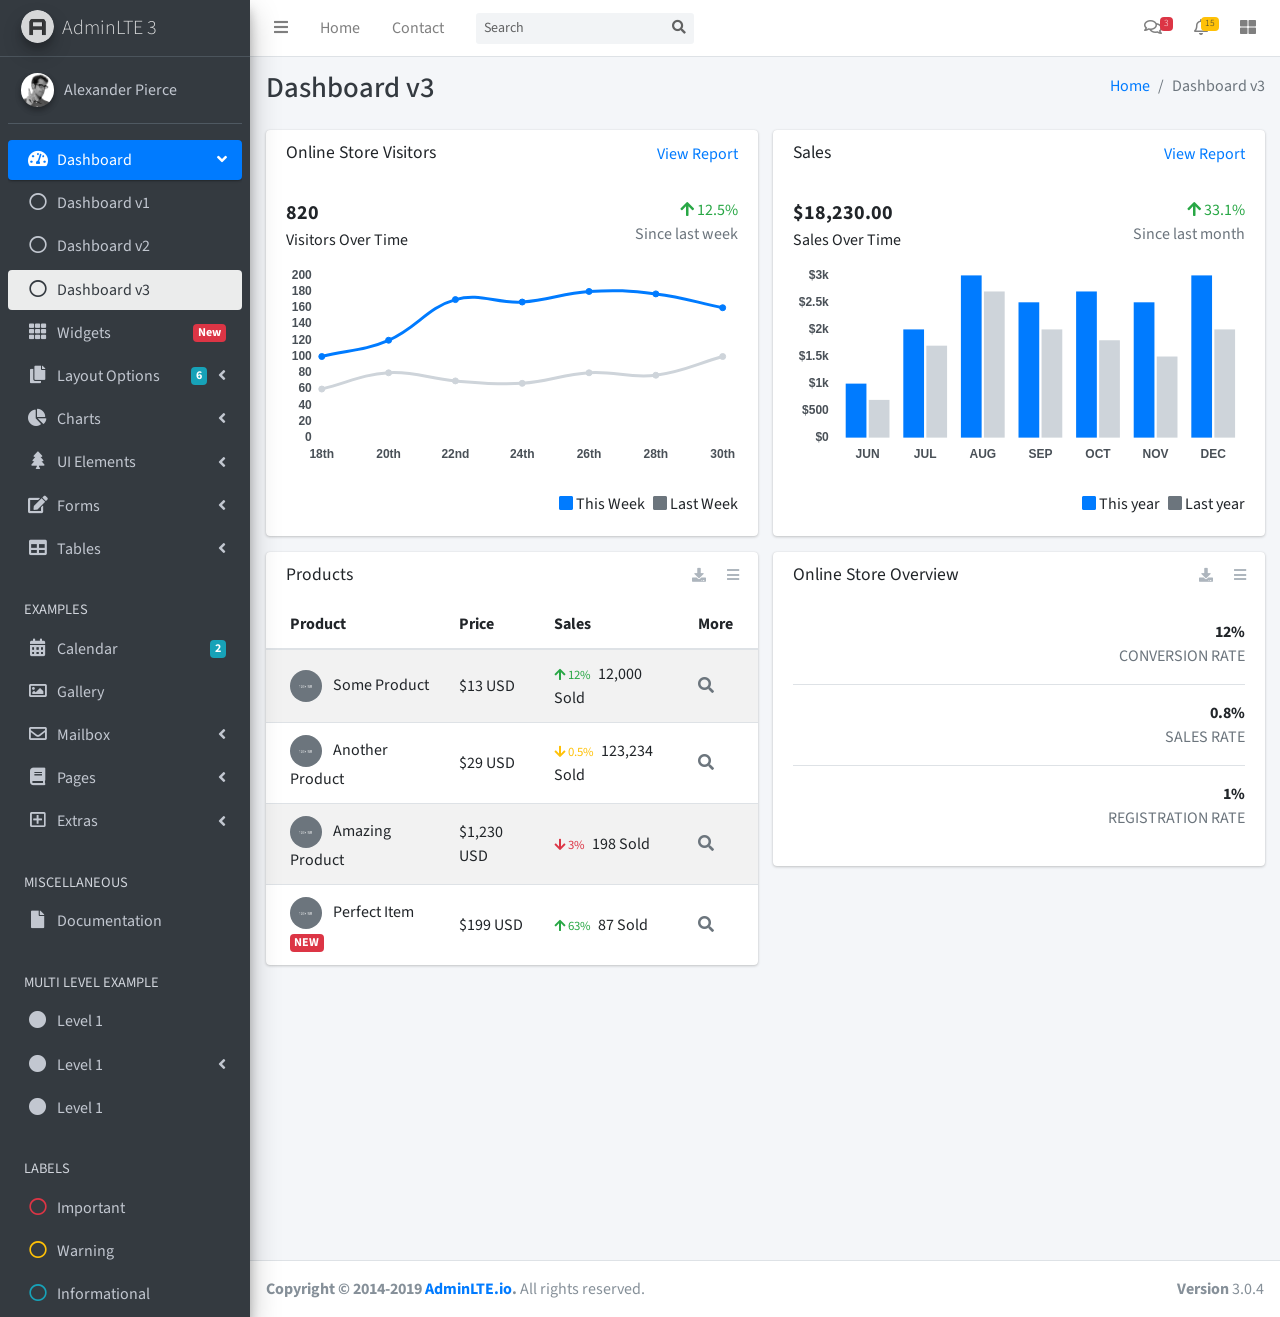
<file: static/admin-lte/index3.html>
<!DOCTYPE html>
<html lang="en">
<head>
  <meta charset="utf-8">
  <meta name="viewport" content="width=device-width, initial-scale=1">
  <meta http-equiv="x-ua-compatible" content="ie=edge">

  <title>AdminLTE 3 | Dashboard 3</title>

  <!-- Font Awesome Icons -->
  <link rel="stylesheet" href="plugins/fontawesome-free/css/all.min.css">
  <!-- IonIcons -->
  <link rel="stylesheet" href="http://code.ionicframework.com/ionicons/2.0.1/css/ionicons.min.css">
  <!-- Theme style -->
  <link rel="stylesheet" href="dist/css/adminlte.min.css">
  <!-- Google Font: Source Sans Pro -->
  <link href="https://fonts.googleapis.com/css?family=Source+Sans+Pro:300,400,400i,700" rel="stylesheet">
</head>
<!--
BODY TAG OPTIONS:
=================
Apply one or more of the following classes to to the body tag
to get the desired effect
|---------------------------------------------------------|
|LAYOUT OPTIONS | sidebar-collapse                        |
|               | sidebar-mini                            |
|---------------------------------------------------------|
-->
<body class="hold-transition sidebar-mini">
<div class="wrapper">
  <!-- Navbar -->
  <nav class="main-header navbar navbar-expand navbar-white navbar-light">
    <!-- Left navbar links -->
    <ul class="navbar-nav">
      <li class="nav-item">
        <a class="nav-link" data-widget="pushmenu" href="#" role="button"><i class="fas fa-bars"></i></a>
      </li>
      <li class="nav-item d-none d-sm-inline-block">
        <a href="index3.html" class="nav-link">Home</a>
      </li>
      <li class="nav-item d-none d-sm-inline-block">
        <a href="#" class="nav-link">Contact</a>
      </li>
    </ul>

    <!-- SEARCH FORM -->
    <form class="form-inline ml-3">
      <div class="input-group input-group-sm">
        <input class="form-control form-control-navbar" type="search" placeholder="Search" aria-label="Search">
        <div class="input-group-append">
          <button class="btn btn-navbar" type="submit">
            <i class="fas fa-search"></i>
          </button>
        </div>
      </div>
    </form>

    <!-- Right navbar links -->
    <ul class="navbar-nav ml-auto">
      <!-- Messages Dropdown Menu -->
      <li class="nav-item dropdown">
        <a class="nav-link" data-toggle="dropdown" href="#">
          <i class="far fa-comments"></i>
          <span class="badge badge-danger navbar-badge">3</span>
        </a>
        <div class="dropdown-menu dropdown-menu-lg dropdown-menu-right">
          <a href="#" class="dropdown-item">
            <!-- Message Start -->
            <div class="media">
              <img src="dist/img/user1-128x128.jpg" alt="User Avatar" class="img-size-50 mr-3 img-circle">
              <div class="media-body">
                <h3 class="dropdown-item-title">
                  Brad Diesel
                  <span class="float-right text-sm text-danger"><i class="fas fa-star"></i></span>
                </h3>
                <p class="text-sm">Call me whenever you can...</p>
                <p class="text-sm text-muted"><i class="far fa-clock mr-1"></i> 4 Hours Ago</p>
              </div>
            </div>
            <!-- Message End -->
          </a>
          <div class="dropdown-divider"></div>
          <a href="#" class="dropdown-item">
            <!-- Message Start -->
            <div class="media">
              <img src="dist/img/user8-128x128.jpg" alt="User Avatar" class="img-size-50 img-circle mr-3">
              <div class="media-body">
                <h3 class="dropdown-item-title">
                  John Pierce
                  <span class="float-right text-sm text-muted"><i class="fas fa-star"></i></span>
                </h3>
                <p class="text-sm">I got your message bro</p>
                <p class="text-sm text-muted"><i class="far fa-clock mr-1"></i> 4 Hours Ago</p>
              </div>
            </div>
            <!-- Message End -->
          </a>
          <div class="dropdown-divider"></div>
          <a href="#" class="dropdown-item">
            <!-- Message Start -->
            <div class="media">
              <img src="dist/img/user3-128x128.jpg" alt="User Avatar" class="img-size-50 img-circle mr-3">
              <div class="media-body">
                <h3 class="dropdown-item-title">
                  Nora Silvester
                  <span class="float-right text-sm text-warning"><i class="fas fa-star"></i></span>
                </h3>
                <p class="text-sm">The subject goes here</p>
                <p class="text-sm text-muted"><i class="far fa-clock mr-1"></i> 4 Hours Ago</p>
              </div>
            </div>
            <!-- Message End -->
          </a>
          <div class="dropdown-divider"></div>
          <a href="#" class="dropdown-item dropdown-footer">See All Messages</a>
        </div>
      </li>
      <!-- Notifications Dropdown Menu -->
      <li class="nav-item dropdown">
        <a class="nav-link" data-toggle="dropdown" href="#">
          <i class="far fa-bell"></i>
          <span class="badge badge-warning navbar-badge">15</span>
        </a>
        <div class="dropdown-menu dropdown-menu-lg dropdown-menu-right">
          <span class="dropdown-item dropdown-header">15 Notifications</span>
          <div class="dropdown-divider"></div>
          <a href="#" class="dropdown-item">
            <i class="fas fa-envelope mr-2"></i> 4 new messages
            <span class="float-right text-muted text-sm">3 mins</span>
          </a>
          <div class="dropdown-divider"></div>
          <a href="#" class="dropdown-item">
            <i class="fas fa-users mr-2"></i> 8 friend requests
            <span class="float-right text-muted text-sm">12 hours</span>
          </a>
          <div class="dropdown-divider"></div>
          <a href="#" class="dropdown-item">
            <i class="fas fa-file mr-2"></i> 3 new reports
            <span class="float-right text-muted text-sm">2 days</span>
          </a>
          <div class="dropdown-divider"></div>
          <a href="#" class="dropdown-item dropdown-footer">See All Notifications</a>
        </div>
      </li>
      <li class="nav-item">
        <a class="nav-link" data-widget="control-sidebar" data-slide="true" href="#" role="button"><i
            class="fas fa-th-large"></i></a>
      </li>
    </ul>
  </nav>
  <!-- /.navbar -->

  <!-- Main Sidebar Container -->
  <aside class="main-sidebar sidebar-dark-primary elevation-4">
    <!-- Brand Logo -->
    <a href="index3.html" class="brand-link">
      <img src="dist/img/AdminLTELogo.png" alt="AdminLTE Logo" class="brand-image img-circle elevation-3"
           style="opacity: .8">
      <span class="brand-text font-weight-light">AdminLTE 3</span>
    </a>

    <!-- Sidebar -->
    <div class="sidebar">
      <!-- Sidebar user panel (optional) -->
      <div class="user-panel mt-3 pb-3 mb-3 d-flex">
        <div class="image">
          <img src="dist/img/user2-160x160.jpg" class="img-circle elevation-2" alt="User Image">
        </div>
        <div class="info">
          <a href="#" class="d-block">Alexander Pierce</a>
        </div>
      </div>

      <!-- Sidebar Menu -->
      <nav class="mt-2">
        <ul class="nav nav-pills nav-sidebar flex-column" data-widget="treeview" role="menu" data-accordion="false">
          <!-- Add icons to the links using the .nav-icon class
               with font-awesome or any other icon font library -->
          <li class="nav-item has-treeview menu-open">
            <a href="#" class="nav-link active">
              <i class="nav-icon fas fa-tachometer-alt"></i>
              <p>
                Dashboard
                <i class="right fas fa-angle-left"></i>
              </p>
            </a>
            <ul class="nav nav-treeview">
              <li class="nav-item">
                <a href="./index.html" class="nav-link">
                  <i class="far fa-circle nav-icon"></i>
                  <p>Dashboard v1</p>
                </a>
              </li>
              <li class="nav-item">
                <a href="./index2.html" class="nav-link">
                  <i class="far fa-circle nav-icon"></i>
                  <p>Dashboard v2</p>
                </a>
              </li>
              <li class="nav-item">
                <a href="./index3.html" class="nav-link active">
                  <i class="far fa-circle nav-icon"></i>
                  <p>Dashboard v3</p>
                </a>
              </li>
            </ul>
          </li>
          <li class="nav-item">
            <a href="pages/widgets.html" class="nav-link">
              <i class="nav-icon fas fa-th"></i>
              <p>
                Widgets
                <span class="right badge badge-danger">New</span>
              </p>
            </a>
          </li>
          <li class="nav-item has-treeview">
            <a href="#" class="nav-link">
              <i class="nav-icon fas fa-copy"></i>
              <p>
                Layout Options
                <i class="fas fa-angle-left right"></i>
                <span class="badge badge-info right">6</span>
              </p>
            </a>
            <ul class="nav nav-treeview">
              <li class="nav-item">
                <a href="pages/layout/top-nav.html" class="nav-link">
                  <i class="far fa-circle nav-icon"></i>
                  <p>Top Navigation</p>
                </a>
              </li>
              <li class="nav-item">
                <a href="pages/layout/top-nav-sidebar.html" class="nav-link">
                  <i class="far fa-circle nav-icon"></i>
                  <p>Top Navigation + Sidebar</p>
                </a>
              </li>
              <li class="nav-item">
                <a href="pages/layout/boxed.html" class="nav-link">
                  <i class="far fa-circle nav-icon"></i>
                  <p>Boxed</p>
                </a>
              </li>
              <li class="nav-item">
                <a href="pages/layout/fixed-sidebar.html" class="nav-link">
                  <i class="far fa-circle nav-icon"></i>
                  <p>Fixed Sidebar</p>
                </a>
              </li>
              <li class="nav-item">
                <a href="pages/layout/fixed-topnav.html" class="nav-link">
                  <i class="far fa-circle nav-icon"></i>
                  <p>Fixed Navbar</p>
                </a>
              </li>
              <li class="nav-item">
                <a href="pages/layout/fixed-footer.html" class="nav-link">
                  <i class="far fa-circle nav-icon"></i>
                  <p>Fixed Footer</p>
                </a>
              </li>
              <li class="nav-item">
                <a href="pages/layout/collapsed-sidebar.html" class="nav-link">
                  <i class="far fa-circle nav-icon"></i>
                  <p>Collapsed Sidebar</p>
                </a>
              </li>
            </ul>
          </li>
          <li class="nav-item has-treeview">
            <a href="#" class="nav-link">
              <i class="nav-icon fas fa-chart-pie"></i>
              <p>
                Charts
                <i class="right fas fa-angle-left"></i>
              </p>
            </a>
            <ul class="nav nav-treeview">
              <li class="nav-item">
                <a href="pages/charts/chartjs.html" class="nav-link">
                  <i class="far fa-circle nav-icon"></i>
                  <p>ChartJS</p>
                </a>
              </li>
              <li class="nav-item">
                <a href="pages/charts/flot.html" class="nav-link">
                  <i class="far fa-circle nav-icon"></i>
                  <p>Flot</p>
                </a>
              </li>
              <li class="nav-item">
                <a href="pages/charts/inline.html" class="nav-link">
                  <i class="far fa-circle nav-icon"></i>
                  <p>Inline</p>
                </a>
              </li>
            </ul>
          </li>
          <li class="nav-item has-treeview">
            <a href="#" class="nav-link">
              <i class="nav-icon fas fa-tree"></i>
              <p>
                UI Elements
                <i class="fas fa-angle-left right"></i>
              </p>
            </a>
            <ul class="nav nav-treeview">
              <li class="nav-item">
                <a href="pages/UI/general.html" class="nav-link">
                  <i class="far fa-circle nav-icon"></i>
                  <p>General</p>
                </a>
              </li>
              <li class="nav-item">
                <a href="pages/UI/icons.html" class="nav-link">
                  <i class="far fa-circle nav-icon"></i>
                  <p>Icons</p>
                </a>
              </li>
              <li class="nav-item">
                <a href="pages/UI/buttons.html" class="nav-link">
                  <i class="far fa-circle nav-icon"></i>
                  <p>Buttons</p>
                </a>
              </li>
              <li class="nav-item">
                <a href="pages/UI/sliders.html" class="nav-link">
                  <i class="far fa-circle nav-icon"></i>
                  <p>Sliders</p>
                </a>
              </li>
              <li class="nav-item">
                <a href="pages/UI/modals.html" class="nav-link">
                  <i class="far fa-circle nav-icon"></i>
                  <p>Modals & Alerts</p>
                </a>
              </li>
              <li class="nav-item">
                <a href="pages/UI/navbar.html" class="nav-link">
                  <i class="far fa-circle nav-icon"></i>
                  <p>Navbar & Tabs</p>
                </a>
              </li>
              <li class="nav-item">
                <a href="pages/UI/timeline.html" class="nav-link">
                  <i class="far fa-circle nav-icon"></i>
                  <p>Timeline</p>
                </a>
              </li>
              <li class="nav-item">
                <a href="pages/UI/ribbons.html" class="nav-link">
                  <i class="far fa-circle nav-icon"></i>
                  <p>Ribbons</p>
                </a>
              </li>
            </ul>
          </li>
          <li class="nav-item has-treeview">
            <a href="#" class="nav-link">
              <i class="nav-icon fas fa-edit"></i>
              <p>
                Forms
                <i class="fas fa-angle-left right"></i>
              </p>
            </a>
            <ul class="nav nav-treeview">
              <li class="nav-item">
                <a href="pages/forms/general.html" class="nav-link">
                  <i class="far fa-circle nav-icon"></i>
                  <p>General Elements</p>
                </a>
              </li>
              <li class="nav-item">
                <a href="pages/forms/advanced.html" class="nav-link">
                  <i class="far fa-circle nav-icon"></i>
                  <p>Advanced Elements</p>
                </a>
              </li>
              <li class="nav-item">
                <a href="pages/forms/editors.html" class="nav-link">
                  <i class="far fa-circle nav-icon"></i>
                  <p>Editors</p>
                </a>
              </li>
              <li class="nav-item">
                <a href="pages/forms/validation.html" class="nav-link">
                  <i class="far fa-circle nav-icon"></i>
                  <p>Validation</p>
                </a>
              </li>
            </ul>
          </li>
          <li class="nav-item has-treeview">
            <a href="#" class="nav-link">
              <i class="nav-icon fas fa-table"></i>
              <p>
                Tables
                <i class="fas fa-angle-left right"></i>
              </p>
            </a>
            <ul class="nav nav-treeview">
              <li class="nav-item">
                <a href="pages/tables/simple.html" class="nav-link">
                  <i class="far fa-circle nav-icon"></i>
                  <p>Simple Tables</p>
                </a>
              </li>
              <li class="nav-item">
                <a href="pages/tables/data.html" class="nav-link">
                  <i class="far fa-circle nav-icon"></i>
                  <p>DataTables</p>
                </a>
              </li>
              <li class="nav-item">
                <a href="pages/tables/jsgrid.html" class="nav-link">
                  <i class="far fa-circle nav-icon"></i>
                  <p>jsGrid</p>
                </a>
              </li>
            </ul>
          </li>
          <li class="nav-header">EXAMPLES</li>
          <li class="nav-item">
            <a href="pages/calendar.html" class="nav-link">
              <i class="nav-icon fas fa-calendar-alt"></i>
              <p>
                Calendar
                <span class="badge badge-info right">2</span>
              </p>
            </a>
          </li>
          <li class="nav-item">
            <a href="pages/gallery.html" class="nav-link">
              <i class="nav-icon far fa-image"></i>
              <p>
                Gallery
              </p>
            </a>
          </li>
          <li class="nav-item has-treeview">
            <a href="#" class="nav-link">
              <i class="nav-icon far fa-envelope"></i>
              <p>
                Mailbox
                <i class="fas fa-angle-left right"></i>
              </p>
            </a>
            <ul class="nav nav-treeview">
              <li class="nav-item">
                <a href="pages/mailbox/mailbox.html" class="nav-link">
                  <i class="far fa-circle nav-icon"></i>
                  <p>Inbox</p>
                </a>
              </li>
              <li class="nav-item">
                <a href="pages/mailbox/compose.html" class="nav-link">
                  <i class="far fa-circle nav-icon"></i>
                  <p>Compose</p>
                </a>
              </li>
              <li class="nav-item">
                <a href="pages/mailbox/read-mail.html" class="nav-link">
                  <i class="far fa-circle nav-icon"></i>
                  <p>Read</p>
                </a>
              </li>
            </ul>
          </li>
          <li class="nav-item has-treeview">
            <a href="#" class="nav-link">
              <i class="nav-icon fas fa-book"></i>
              <p>
                Pages
                <i class="fas fa-angle-left right"></i>
              </p>
            </a>
            <ul class="nav nav-treeview">
              <li class="nav-item">
                <a href="pages/examples/invoice.html" class="nav-link">
                  <i class="far fa-circle nav-icon"></i>
                  <p>Invoice</p>
                </a>
              </li>
              <li class="nav-item">
                <a href="pages/examples/profile.html" class="nav-link">
                  <i class="far fa-circle nav-icon"></i>
                  <p>Profile</p>
                </a>
              </li>
              <li class="nav-item">
                <a href="pages/examples/e-commerce.html" class="nav-link">
                  <i class="far fa-circle nav-icon"></i>
                  <p>E-commerce</p>
                </a>
              </li>
              <li class="nav-item">
                <a href="pages/examples/projects.html" class="nav-link">
                  <i class="far fa-circle nav-icon"></i>
                  <p>Projects</p>
                </a>
              </li>
              <li class="nav-item">
                <a href="pages/examples/project-add.html" class="nav-link">
                  <i class="far fa-circle nav-icon"></i>
                  <p>Project Add</p>
                </a>
              </li>
              <li class="nav-item">
                <a href="pages/examples/project-edit.html" class="nav-link">
                  <i class="far fa-circle nav-icon"></i>
                  <p>Project Edit</p>
                </a>
              </li>
              <li class="nav-item">
                <a href="pages/examples/project-detail.html" class="nav-link">
                  <i class="far fa-circle nav-icon"></i>
                  <p>Project Detail</p>
                </a>
              </li>
              <li class="nav-item">
                <a href="pages/examples/contacts.html" class="nav-link">
                  <i class="far fa-circle nav-icon"></i>
                  <p>Contacts</p>
                </a>
              </li>
            </ul>
          </li>
          <li class="nav-item has-treeview">
            <a href="#" class="nav-link">
              <i class="nav-icon far fa-plus-square"></i>
              <p>
                Extras
                <i class="fas fa-angle-left right"></i>
              </p>
            </a>
            <ul class="nav nav-treeview">
              <li class="nav-item">
                <a href="pages/examples/login.html" class="nav-link">
                  <i class="far fa-circle nav-icon"></i>
                  <p>Login</p>
                </a>
              </li>
              <li class="nav-item">
                <a href="pages/examples/register.html" class="nav-link">
                  <i class="far fa-circle nav-icon"></i>
                  <p>Register</p>
                </a>
              </li>
              <li class="nav-item">
                <a href="pages/examples/forgot-password.html" class="nav-link">
                  <i class="far fa-circle nav-icon"></i>
                  <p>Forgot Password</p>
                </a>
              </li>
              <li class="nav-item">
                <a href="pages/examples/recover-password.html" class="nav-link">
                  <i class="far fa-circle nav-icon"></i>
                  <p>Recover Password</p>
                </a>
              </li>
              <li class="nav-item">
                <a href="pages/examples/lockscreen.html" class="nav-link">
                  <i class="far fa-circle nav-icon"></i>
                  <p>Lockscreen</p>
                </a>
              </li>
              <li class="nav-item">
                <a href="pages/examples/legacy-user-menu.html" class="nav-link">
                  <i class="far fa-circle nav-icon"></i>
                  <p>Legacy User Menu</p>
                </a>
              </li>
              <li class="nav-item">
                <a href="pages/examples/language-menu.html" class="nav-link">
                  <i class="far fa-circle nav-icon"></i>
                  <p>Language Menu</p>
                </a>
              </li>
              <li class="nav-item">
                <a href="pages/examples/404.html" class="nav-link">
                  <i class="far fa-circle nav-icon"></i>
                  <p>Error 404</p>
                </a>
              </li>
              <li class="nav-item">
                <a href="pages/examples/500.html" class="nav-link">
                  <i class="far fa-circle nav-icon"></i>
                  <p>Error 500</p>
                </a>
              </li>
              <li class="nav-item">
                <a href="pages/examples/pace.html" class="nav-link">
                  <i class="far fa-circle nav-icon"></i>
                  <p>Pace</p>
                </a>
              </li>
              <li class="nav-item">
                <a href="pages/examples/blank.html" class="nav-link">
                  <i class="far fa-circle nav-icon"></i>
                  <p>Blank Page</p>
                </a>
              </li>
              <li class="nav-item">
                <a href="starter.html" class="nav-link">
                  <i class="far fa-circle nav-icon"></i>
                  <p>Starter Page</p>
                </a>
              </li>
            </ul>
          </li>
          <li class="nav-header">MISCELLANEOUS</li>
          <li class="nav-item">
            <a href="https://adminlte.io/docs/3.0" class="nav-link">
              <i class="nav-icon fas fa-file"></i>
              <p>Documentation</p>
            </a>
          </li>
          <li class="nav-header">MULTI LEVEL EXAMPLE</li>
          <li class="nav-item">
            <a href="#" class="nav-link">
              <i class="fas fa-circle nav-icon"></i>
              <p>Level 1</p>
            </a>
          </li>
          <li class="nav-item has-treeview">
            <a href="#" class="nav-link">
              <i class="nav-icon fas fa-circle"></i>
              <p>
                Level 1
                <i class="right fas fa-angle-left"></i>
              </p>
            </a>
            <ul class="nav nav-treeview">
              <li class="nav-item">
                <a href="#" class="nav-link">
                  <i class="far fa-circle nav-icon"></i>
                  <p>Level 2</p>
                </a>
              </li>
              <li class="nav-item has-treeview">
                <a href="#" class="nav-link">
                  <i class="far fa-circle nav-icon"></i>
                  <p>
                    Level 2
                    <i class="right fas fa-angle-left"></i>
                  </p>
                </a>
                <ul class="nav nav-treeview">
                  <li class="nav-item">
                    <a href="#" class="nav-link">
                      <i class="far fa-dot-circle nav-icon"></i>
                      <p>Level 3</p>
                    </a>
                  </li>
                  <li class="nav-item">
                    <a href="#" class="nav-link">
                      <i class="far fa-dot-circle nav-icon"></i>
                      <p>Level 3</p>
                    </a>
                  </li>
                  <li class="nav-item">
                    <a href="#" class="nav-link">
                      <i class="far fa-dot-circle nav-icon"></i>
                      <p>Level 3</p>
                    </a>
                  </li>
                </ul>
              </li>
              <li class="nav-item">
                <a href="#" class="nav-link">
                  <i class="far fa-circle nav-icon"></i>
                  <p>Level 2</p>
                </a>
              </li>
            </ul>
          </li>
          <li class="nav-item">
            <a href="#" class="nav-link">
              <i class="fas fa-circle nav-icon"></i>
              <p>Level 1</p>
            </a>
          </li>
          <li class="nav-header">LABELS</li>
          <li class="nav-item">
            <a href="#" class="nav-link">
              <i class="nav-icon far fa-circle text-danger"></i>
              <p class="text">Important</p>
            </a>
          </li>
          <li class="nav-item">
            <a href="#" class="nav-link">
              <i class="nav-icon far fa-circle text-warning"></i>
              <p>Warning</p>
            </a>
          </li>
          <li class="nav-item">
            <a href="#" class="nav-link">
              <i class="nav-icon far fa-circle text-info"></i>
              <p>Informational</p>
            </a>
          </li>
        </ul>
      </nav>
      <!-- /.sidebar-menu -->
    </div>
    <!-- /.sidebar -->
  </aside>

  <!-- Content Wrapper. Contains page content -->
  <div class="content-wrapper">
    <!-- Content Header (Page header) -->
    <div class="content-header">
      <div class="container-fluid">
        <div class="row mb-2">
          <div class="col-sm-6">
            <h1 class="m-0 text-dark">Dashboard v3</h1>
          </div><!-- /.col -->
          <div class="col-sm-6">
            <ol class="breadcrumb float-sm-right">
              <li class="breadcrumb-item"><a href="#">Home</a></li>
              <li class="breadcrumb-item active">Dashboard v3</li>
            </ol>
          </div><!-- /.col -->
        </div><!-- /.row -->
      </div><!-- /.container-fluid -->
    </div>
    <!-- /.content-header -->

    <!-- Main content -->
    <div class="content">
      <div class="container-fluid">
        <div class="row">
          <div class="col-lg-6">
            <div class="card">
              <div class="card-header border-0">
                <div class="d-flex justify-content-between">
                  <h3 class="card-title">Online Store Visitors</h3>
                  <a href="javascript:void(0);">View Report</a>
                </div>
              </div>
              <div class="card-body">
                <div class="d-flex">
                  <p class="d-flex flex-column">
                    <span class="text-bold text-lg">820</span>
                    <span>Visitors Over Time</span>
                  </p>
                  <p class="ml-auto d-flex flex-column text-right">
                    <span class="text-success">
                      <i class="fas fa-arrow-up"></i> 12.5%
                    </span>
                    <span class="text-muted">Since last week</span>
                  </p>
                </div>
                <!-- /.d-flex -->

                <div class="position-relative mb-4">
                  <canvas id="visitors-chart" height="200"></canvas>
                </div>

                <div class="d-flex flex-row justify-content-end">
                  <span class="mr-2">
                    <i class="fas fa-square text-primary"></i> This Week
                  </span>

                  <span>
                    <i class="fas fa-square text-gray"></i> Last Week
                  </span>
                </div>
              </div>
            </div>
            <!-- /.card -->

            <div class="card">
              <div class="card-header border-0">
                <h3 class="card-title">Products</h3>
                <div class="card-tools">
                  <a href="#" class="btn btn-tool btn-sm">
                    <i class="fas fa-download"></i>
                  </a>
                  <a href="#" class="btn btn-tool btn-sm">
                    <i class="fas fa-bars"></i>
                  </a>
                </div>
              </div>
              <div class="card-body table-responsive p-0">
                <table class="table table-striped table-valign-middle">
                  <thead>
                  <tr>
                    <th>Product</th>
                    <th>Price</th>
                    <th>Sales</th>
                    <th>More</th>
                  </tr>
                  </thead>
                  <tbody>
                  <tr>
                    <td>
                      <img src="dist/img/default-150x150.png" alt="Product 1" class="img-circle img-size-32 mr-2">
                      Some Product
                    </td>
                    <td>$13 USD</td>
                    <td>
                      <small class="text-success mr-1">
                        <i class="fas fa-arrow-up"></i>
                        12%
                      </small>
                      12,000 Sold
                    </td>
                    <td>
                      <a href="#" class="text-muted">
                        <i class="fas fa-search"></i>
                      </a>
                    </td>
                  </tr>
                  <tr>
                    <td>
                      <img src="dist/img/default-150x150.png" alt="Product 1" class="img-circle img-size-32 mr-2">
                      Another Product
                    </td>
                    <td>$29 USD</td>
                    <td>
                      <small class="text-warning mr-1">
                        <i class="fas fa-arrow-down"></i>
                        0.5%
                      </small>
                      123,234 Sold
                    </td>
                    <td>
                      <a href="#" class="text-muted">
                        <i class="fas fa-search"></i>
                      </a>
                    </td>
                  </tr>
                  <tr>
                    <td>
                      <img src="dist/img/default-150x150.png" alt="Product 1" class="img-circle img-size-32 mr-2">
                      Amazing Product
                    </td>
                    <td>$1,230 USD</td>
                    <td>
                      <small class="text-danger mr-1">
                        <i class="fas fa-arrow-down"></i>
                        3%
                      </small>
                      198 Sold
                    </td>
                    <td>
                      <a href="#" class="text-muted">
                        <i class="fas fa-search"></i>
                      </a>
                    </td>
                  </tr>
                  <tr>
                    <td>
                      <img src="dist/img/default-150x150.png" alt="Product 1" class="img-circle img-size-32 mr-2">
                      Perfect Item
                      <span class="badge bg-danger">NEW</span>
                    </td>
                    <td>$199 USD</td>
                    <td>
                      <small class="text-success mr-1">
                        <i class="fas fa-arrow-up"></i>
                        63%
                      </small>
                      87 Sold
                    </td>
                    <td>
                      <a href="#" class="text-muted">
                        <i class="fas fa-search"></i>
                      </a>
                    </td>
                  </tr>
                  </tbody>
                </table>
              </div>
            </div>
            <!-- /.card -->
          </div>
          <!-- /.col-md-6 -->
          <div class="col-lg-6">
            <div class="card">
              <div class="card-header border-0">
                <div class="d-flex justify-content-between">
                  <h3 class="card-title">Sales</h3>
                  <a href="javascript:void(0);">View Report</a>
                </div>
              </div>
              <div class="card-body">
                <div class="d-flex">
                  <p class="d-flex flex-column">
                    <span class="text-bold text-lg">$18,230.00</span>
                    <span>Sales Over Time</span>
                  </p>
                  <p class="ml-auto d-flex flex-column text-right">
                    <span class="text-success">
                      <i class="fas fa-arrow-up"></i> 33.1%
                    </span>
                    <span class="text-muted">Since last month</span>
                  </p>
                </div>
                <!-- /.d-flex -->

                <div class="position-relative mb-4">
                  <canvas id="sales-chart" height="200"></canvas>
                </div>

                <div class="d-flex flex-row justify-content-end">
                  <span class="mr-2">
                    <i class="fas fa-square text-primary"></i> This year
                  </span>

                  <span>
                    <i class="fas fa-square text-gray"></i> Last year
                  </span>
                </div>
              </div>
            </div>
            <!-- /.card -->

            <div class="card">
              <div class="card-header border-0">
                <h3 class="card-title">Online Store Overview</h3>
                <div class="card-tools">
                  <a href="#" class="btn btn-sm btn-tool">
                    <i class="fas fa-download"></i>
                  </a>
                  <a href="#" class="btn btn-sm btn-tool">
                    <i class="fas fa-bars"></i>
                  </a>
                </div>
              </div>
              <div class="card-body">
                <div class="d-flex justify-content-between align-items-center border-bottom mb-3">
                  <p class="text-success text-xl">
                    <i class="ion ion-ios-refresh-empty"></i>
                  </p>
                  <p class="d-flex flex-column text-right">
                    <span class="font-weight-bold">
                      <i class="ion ion-android-arrow-up text-success"></i> 12%
                    </span>
                    <span class="text-muted">CONVERSION RATE</span>
                  </p>
                </div>
                <!-- /.d-flex -->
                <div class="d-flex justify-content-between align-items-center border-bottom mb-3">
                  <p class="text-warning text-xl">
                    <i class="ion ion-ios-cart-outline"></i>
                  </p>
                  <p class="d-flex flex-column text-right">
                    <span class="font-weight-bold">
                      <i class="ion ion-android-arrow-up text-warning"></i> 0.8%
                    </span>
                    <span class="text-muted">SALES RATE</span>
                  </p>
                </div>
                <!-- /.d-flex -->
                <div class="d-flex justify-content-between align-items-center mb-0">
                  <p class="text-danger text-xl">
                    <i class="ion ion-ios-people-outline"></i>
                  </p>
                  <p class="d-flex flex-column text-right">
                    <span class="font-weight-bold">
                      <i class="ion ion-android-arrow-down text-danger"></i> 1%
                    </span>
                    <span class="text-muted">REGISTRATION RATE</span>
                  </p>
                </div>
                <!-- /.d-flex -->
              </div>
            </div>
          </div>
          <!-- /.col-md-6 -->
        </div>
        <!-- /.row -->
      </div>
      <!-- /.container-fluid -->
    </div>
    <!-- /.content -->
  </div>
  <!-- /.content-wrapper -->

  <!-- Control Sidebar -->
  <aside class="control-sidebar control-sidebar-dark">
    <!-- Control sidebar content goes here -->
  </aside>
  <!-- /.control-sidebar -->

  <!-- Main Footer -->
  <footer class="main-footer">
    <strong>Copyright &copy; 2014-2019 <a href="http://adminlte.io">AdminLTE.io</a>.</strong>
    All rights reserved.
    <div class="float-right d-none d-sm-inline-block">
      <b>Version</b> 3.0.4
    </div>
  </footer>
</div>
<!-- ./wrapper -->

<!-- REQUIRED SCRIPTS -->

<!-- jQuery -->
<script src="plugins/jquery/jquery.min.js"></script>
<!-- Bootstrap -->
<script src="plugins/bootstrap/js/bootstrap.bundle.min.js"></script>
<!-- AdminLTE -->
<script src="dist/js/adminlte.js"></script>

<!-- OPTIONAL SCRIPTS -->
<script src="plugins/chart.js/Chart.min.js"></script>
<script src="dist/js/demo.js"></script>
<script src="dist/js/pages/dashboard3.js"></script>
</body>
</html>
</file>
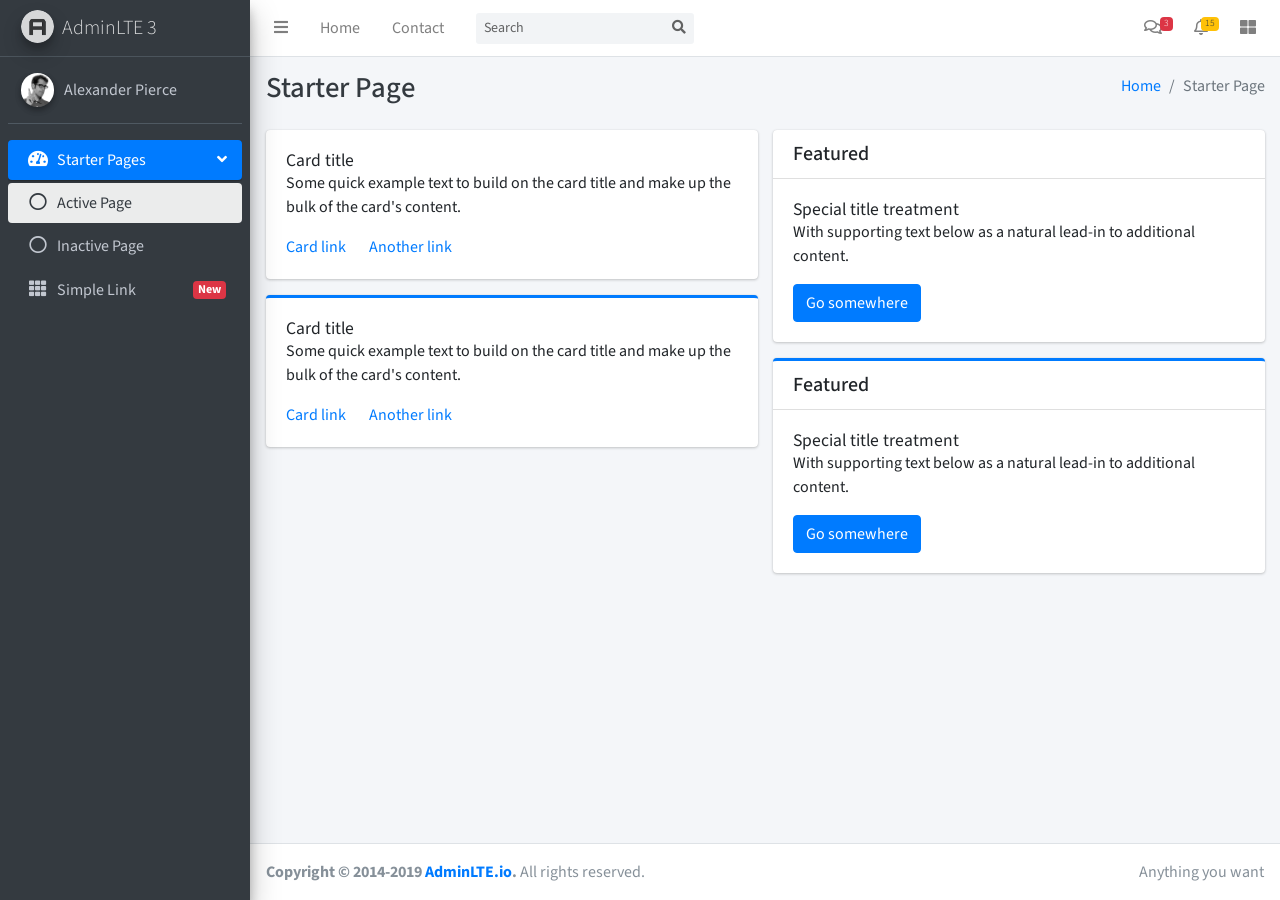
<file: static/admin-lte/starter.html>
<!DOCTYPE html>
<!--
This is a starter template page. Use this page to start your new project from
scratch. This page gets rid of all links and provides the needed markup only.
-->
<html lang="en">
<head>
  <meta charset="utf-8">
  <meta name="viewport" content="width=device-width, initial-scale=1">
  <meta http-equiv="x-ua-compatible" content="ie=edge">

  <title>AdminLTE 3 | Starter</title>

  <!-- Font Awesome Icons -->
  <link rel="stylesheet" href="plugins/fontawesome-free/css/all.min.css">
  <!-- Theme style -->
  <link rel="stylesheet" href="dist/css/adminlte.min.css">
  <!-- Google Font: Source Sans Pro -->
  <link href="https://fonts.googleapis.com/css?family=Source+Sans+Pro:300,400,400i,700" rel="stylesheet">
</head>
<body class="hold-transition sidebar-mini">
<div class="wrapper">

  <!-- Navbar -->
  <nav class="main-header navbar navbar-expand navbar-white navbar-light">
    <!-- Left navbar links -->
    <ul class="navbar-nav">
      <li class="nav-item">
        <a class="nav-link" data-widget="pushmenu" href="#" role="button"><i class="fas fa-bars"></i></a>
      </li>
      <li class="nav-item d-none d-sm-inline-block">
        <a href="index3.html" class="nav-link">Home</a>
      </li>
      <li class="nav-item d-none d-sm-inline-block">
        <a href="#" class="nav-link">Contact</a>
      </li>
    </ul>

    <!-- SEARCH FORM -->
    <form class="form-inline ml-3">
      <div class="input-group input-group-sm">
        <input class="form-control form-control-navbar" type="search" placeholder="Search" aria-label="Search">
        <div class="input-group-append">
          <button class="btn btn-navbar" type="submit">
            <i class="fas fa-search"></i>
          </button>
        </div>
      </div>
    </form>

    <!-- Right navbar links -->
    <ul class="navbar-nav ml-auto">
      <!-- Messages Dropdown Menu -->
      <li class="nav-item dropdown">
        <a class="nav-link" data-toggle="dropdown" href="#">
          <i class="far fa-comments"></i>
          <span class="badge badge-danger navbar-badge">3</span>
        </a>
        <div class="dropdown-menu dropdown-menu-lg dropdown-menu-right">
          <a href="#" class="dropdown-item">
            <!-- Message Start -->
            <div class="media">
              <img src="dist/img/user1-128x128.jpg" alt="User Avatar" class="img-size-50 mr-3 img-circle">
              <div class="media-body">
                <h3 class="dropdown-item-title">
                  Brad Diesel
                  <span class="float-right text-sm text-danger"><i class="fas fa-star"></i></span>
                </h3>
                <p class="text-sm">Call me whenever you can...</p>
                <p class="text-sm text-muted"><i class="far fa-clock mr-1"></i> 4 Hours Ago</p>
              </div>
            </div>
            <!-- Message End -->
          </a>
          <div class="dropdown-divider"></div>
          <a href="#" class="dropdown-item">
            <!-- Message Start -->
            <div class="media">
              <img src="dist/img/user8-128x128.jpg" alt="User Avatar" class="img-size-50 img-circle mr-3">
              <div class="media-body">
                <h3 class="dropdown-item-title">
                  John Pierce
                  <span class="float-right text-sm text-muted"><i class="fas fa-star"></i></span>
                </h3>
                <p class="text-sm">I got your message bro</p>
                <p class="text-sm text-muted"><i class="far fa-clock mr-1"></i> 4 Hours Ago</p>
              </div>
            </div>
            <!-- Message End -->
          </a>
          <div class="dropdown-divider"></div>
          <a href="#" class="dropdown-item">
            <!-- Message Start -->
            <div class="media">
              <img src="dist/img/user3-128x128.jpg" alt="User Avatar" class="img-size-50 img-circle mr-3">
              <div class="media-body">
                <h3 class="dropdown-item-title">
                  Nora Silvester
                  <span class="float-right text-sm text-warning"><i class="fas fa-star"></i></span>
                </h3>
                <p class="text-sm">The subject goes here</p>
                <p class="text-sm text-muted"><i class="far fa-clock mr-1"></i> 4 Hours Ago</p>
              </div>
            </div>
            <!-- Message End -->
          </a>
          <div class="dropdown-divider"></div>
          <a href="#" class="dropdown-item dropdown-footer">See All Messages</a>
        </div>
      </li>
      <!-- Notifications Dropdown Menu -->
      <li class="nav-item dropdown">
        <a class="nav-link" data-toggle="dropdown" href="#">
          <i class="far fa-bell"></i>
          <span class="badge badge-warning navbar-badge">15</span>
        </a>
        <div class="dropdown-menu dropdown-menu-lg dropdown-menu-right">
          <span class="dropdown-header">15 Notifications</span>
          <div class="dropdown-divider"></div>
          <a href="#" class="dropdown-item">
            <i class="fas fa-envelope mr-2"></i> 4 new messages
            <span class="float-right text-muted text-sm">3 mins</span>
          </a>
          <div class="dropdown-divider"></div>
          <a href="#" class="dropdown-item">
            <i class="fas fa-users mr-2"></i> 8 friend requests
            <span class="float-right text-muted text-sm">12 hours</span>
          </a>
          <div class="dropdown-divider"></div>
          <a href="#" class="dropdown-item">
            <i class="fas fa-file mr-2"></i> 3 new reports
            <span class="float-right text-muted text-sm">2 days</span>
          </a>
          <div class="dropdown-divider"></div>
          <a href="#" class="dropdown-item dropdown-footer">See All Notifications</a>
        </div>
      </li>
      <li class="nav-item">
        <a class="nav-link" data-widget="control-sidebar" data-slide="true" href="#" role="button"><i
            class="fas fa-th-large"></i></a>
      </li>
    </ul>
  </nav>
  <!-- /.navbar -->

  <!-- Main Sidebar Container -->
  <aside class="main-sidebar sidebar-dark-primary elevation-4">
    <!-- Brand Logo -->
    <a href="index3.html" class="brand-link">
      <img src="dist/img/AdminLTELogo.png" alt="AdminLTE Logo" class="brand-image img-circle elevation-3"
           style="opacity: .8">
      <span class="brand-text font-weight-light">AdminLTE 3</span>
    </a>

    <!-- Sidebar -->
    <div class="sidebar">
      <!-- Sidebar user panel (optional) -->
      <div class="user-panel mt-3 pb-3 mb-3 d-flex">
        <div class="image">
          <img src="dist/img/user2-160x160.jpg" class="img-circle elevation-2" alt="User Image">
        </div>
        <div class="info">
          <a href="#" class="d-block">Alexander Pierce</a>
        </div>
      </div>

      <!-- Sidebar Menu -->
      <nav class="mt-2">
        <ul class="nav nav-pills nav-sidebar flex-column" data-widget="treeview" role="menu" data-accordion="false">
          <!-- Add icons to the links using the .nav-icon class
               with font-awesome or any other icon font library -->
          <li class="nav-item has-treeview menu-open">
            <a href="#" class="nav-link active">
              <i class="nav-icon fas fa-tachometer-alt"></i>
              <p>
                Starter Pages
                <i class="right fas fa-angle-left"></i>
              </p>
            </a>
            <ul class="nav nav-treeview">
              <li class="nav-item">
                <a href="#" class="nav-link active">
                  <i class="far fa-circle nav-icon"></i>
                  <p>Active Page</p>
                </a>
              </li>
              <li class="nav-item">
                <a href="#" class="nav-link">
                  <i class="far fa-circle nav-icon"></i>
                  <p>Inactive Page</p>
                </a>
              </li>
            </ul>
          </li>
          <li class="nav-item">
            <a href="#" class="nav-link">
              <i class="nav-icon fas fa-th"></i>
              <p>
                Simple Link
                <span class="right badge badge-danger">New</span>
              </p>
            </a>
          </li>
        </ul>
      </nav>
      <!-- /.sidebar-menu -->
    </div>
    <!-- /.sidebar -->
  </aside>

  <!-- Content Wrapper. Contains page content -->
  <div class="content-wrapper">
    <!-- Content Header (Page header) -->
    <div class="content-header">
      <div class="container-fluid">
        <div class="row mb-2">
          <div class="col-sm-6">
            <h1 class="m-0 text-dark">Starter Page</h1>
          </div><!-- /.col -->
          <div class="col-sm-6">
            <ol class="breadcrumb float-sm-right">
              <li class="breadcrumb-item"><a href="#">Home</a></li>
              <li class="breadcrumb-item active">Starter Page</li>
            </ol>
          </div><!-- /.col -->
        </div><!-- /.row -->
      </div><!-- /.container-fluid -->
    </div>
    <!-- /.content-header -->

    <!-- Main content -->
    <div class="content">
      <div class="container-fluid">
        <div class="row">
          <div class="col-lg-6">
            <div class="card">
              <div class="card-body">
                <h5 class="card-title">Card title</h5>

                <p class="card-text">
                  Some quick example text to build on the card title and make up the bulk of the card's
                  content.
                </p>

                <a href="#" class="card-link">Card link</a>
                <a href="#" class="card-link">Another link</a>
              </div>
            </div>

            <div class="card card-primary card-outline">
              <div class="card-body">
                <h5 class="card-title">Card title</h5>

                <p class="card-text">
                  Some quick example text to build on the card title and make up the bulk of the card's
                  content.
                </p>
                <a href="#" class="card-link">Card link</a>
                <a href="#" class="card-link">Another link</a>
              </div>
            </div><!-- /.card -->
          </div>
          <!-- /.col-md-6 -->
          <div class="col-lg-6">
            <div class="card">
              <div class="card-header">
                <h5 class="m-0">Featured</h5>
              </div>
              <div class="card-body">
                <h6 class="card-title">Special title treatment</h6>

                <p class="card-text">With supporting text below as a natural lead-in to additional content.</p>
                <a href="#" class="btn btn-primary">Go somewhere</a>
              </div>
            </div>

            <div class="card card-primary card-outline">
              <div class="card-header">
                <h5 class="m-0">Featured</h5>
              </div>
              <div class="card-body">
                <h6 class="card-title">Special title treatment</h6>

                <p class="card-text">With supporting text below as a natural lead-in to additional content.</p>
                <a href="#" class="btn btn-primary">Go somewhere</a>
              </div>
            </div>
          </div>
          <!-- /.col-md-6 -->
        </div>
        <!-- /.row -->
      </div><!-- /.container-fluid -->
    </div>
    <!-- /.content -->
  </div>
  <!-- /.content-wrapper -->

  <!-- Control Sidebar -->
  <aside class="control-sidebar control-sidebar-dark">
    <!-- Control sidebar content goes here -->
    <div class="p-3">
      <h5>Title</h5>
      <p>Sidebar content</p>
    </div>
  </aside>
  <!-- /.control-sidebar -->

  <!-- Main Footer -->
  <footer class="main-footer">
    <!-- To the right -->
    <div class="float-right d-none d-sm-inline">
      Anything you want
    </div>
    <!-- Default to the left -->
    <strong>Copyright &copy; 2014-2019 <a href="https://adminlte.io">AdminLTE.io</a>.</strong> All rights reserved.
  </footer>
</div>
<!-- ./wrapper -->

<!-- REQUIRED SCRIPTS -->

<!-- jQuery -->
<script src="plugins/jquery/jquery.min.js"></script>
<!-- Bootstrap 4 -->
<script src="plugins/bootstrap/js/bootstrap.bundle.min.js"></script>
<!-- AdminLTE App -->
<script src="dist/js/adminlte.min.js"></script>
</body>
</html>
</file>
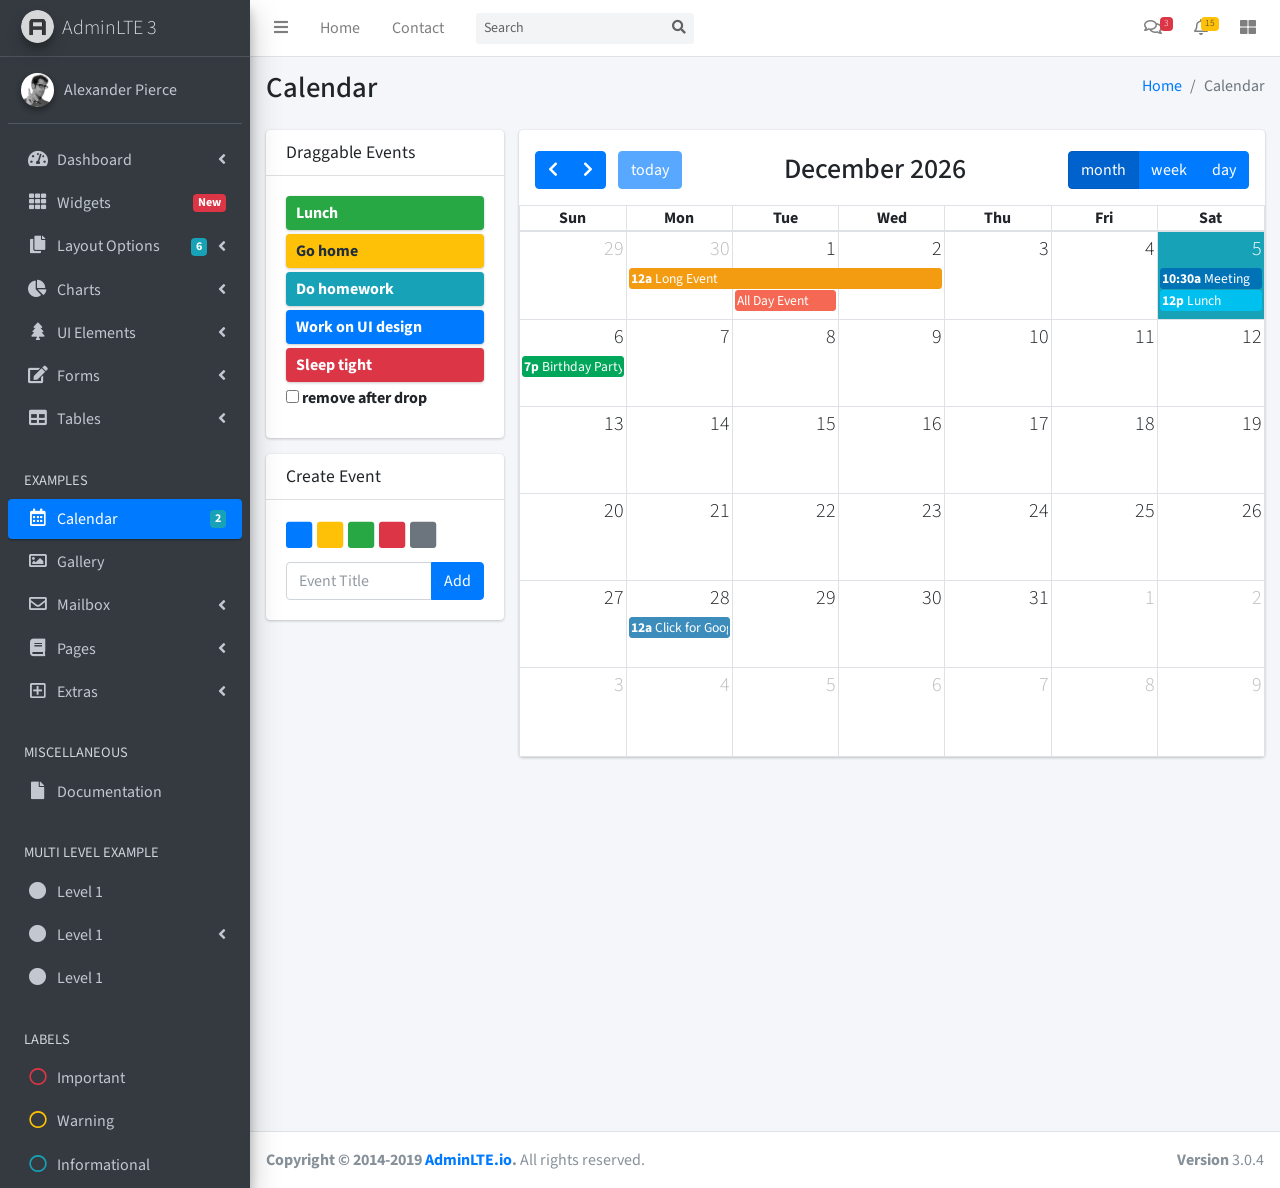
<file: static/admin-lte/pages/calendar.html>
<!DOCTYPE html>
<html>
<head>
  <meta charset="utf-8">
  <meta http-equiv="X-UA-Compatible" content="IE=edge">
  <title>AdminLTE 3 | Calendar</title>
  <!-- Tell the browser to be responsive to screen width -->
  <meta name="viewport" content="width=device-width, initial-scale=1">
  <!-- Font Awesome -->
  <link rel="stylesheet" href="../plugins/fontawesome-free/css/all.min.css">
  <!-- Ionicons -->
  <link rel="stylesheet" href="https://code.ionicframework.com/ionicons/2.0.1/css/ionicons.min.css">
  <!-- fullCalendar -->
  <link rel="stylesheet" href="../plugins/fullcalendar/main.min.css">
  <link rel="stylesheet" href="../plugins/fullcalendar-daygrid/main.min.css">
  <link rel="stylesheet" href="../plugins/fullcalendar-timegrid/main.min.css">
  <link rel="stylesheet" href="../plugins/fullcalendar-bootstrap/main.min.css">
  <!-- Theme style -->
  <link rel="stylesheet" href="../dist/css/adminlte.min.css">
  <!-- Google Font: Source Sans Pro -->
  <link href="https://fonts.googleapis.com/css?family=Source+Sans+Pro:300,400,400i,700" rel="stylesheet">
</head>
<body class="hold-transition sidebar-mini">
<div class="wrapper">
  <!-- Navbar -->
  <nav class="main-header navbar navbar-expand navbar-white navbar-light">
    <!-- Left navbar links -->
    <ul class="navbar-nav">
      <li class="nav-item">
        <a class="nav-link" data-widget="pushmenu" href="#" role="button"><i class="fas fa-bars"></i></a>
      </li>
      <li class="nav-item d-none d-sm-inline-block">
        <a href="../index3.html" class="nav-link">Home</a>
      </li>
      <li class="nav-item d-none d-sm-inline-block">
        <a href="#" class="nav-link">Contact</a>
      </li>
    </ul>

    <!-- SEARCH FORM -->
    <form class="form-inline ml-3">
      <div class="input-group input-group-sm">
        <input class="form-control form-control-navbar" type="search" placeholder="Search" aria-label="Search">
        <div class="input-group-append">
          <button class="btn btn-navbar" type="submit">
            <i class="fas fa-search"></i>
          </button>
        </div>
      </div>
    </form>

    <!-- Right navbar links -->
    <ul class="navbar-nav ml-auto">
      <!-- Messages Dropdown Menu -->
      <li class="nav-item dropdown">
        <a class="nav-link" data-toggle="dropdown" href="#">
          <i class="far fa-comments"></i>
          <span class="badge badge-danger navbar-badge">3</span>
        </a>
        <div class="dropdown-menu dropdown-menu-lg dropdown-menu-right">
          <a href="#" class="dropdown-item">
            <!-- Message Start -->
            <div class="media">
              <img src="../dist/img/user1-128x128.jpg" alt="User Avatar" class="img-size-50 mr-3 img-circle">
              <div class="media-body">
                <h3 class="dropdown-item-title">
                  Brad Diesel
                  <span class="float-right text-sm text-danger"><i class="fas fa-star"></i></span>
                </h3>
                <p class="text-sm">Call me whenever you can...</p>
                <p class="text-sm text-muted"><i class="far fa-clock mr-1"></i> 4 Hours Ago</p>
              </div>
            </div>
            <!-- Message End -->
          </a>
          <div class="dropdown-divider"></div>
          <a href="#" class="dropdown-item">
            <!-- Message Start -->
            <div class="media">
              <img src="../dist/img/user8-128x128.jpg" alt="User Avatar" class="img-size-50 img-circle mr-3">
              <div class="media-body">
                <h3 class="dropdown-item-title">
                  John Pierce
                  <span class="float-right text-sm text-muted"><i class="fas fa-star"></i></span>
                </h3>
                <p class="text-sm">I got your message bro</p>
                <p class="text-sm text-muted"><i class="far fa-clock mr-1"></i> 4 Hours Ago</p>
              </div>
            </div>
            <!-- Message End -->
          </a>
          <div class="dropdown-divider"></div>
          <a href="#" class="dropdown-item">
            <!-- Message Start -->
            <div class="media">
              <img src="../dist/img/user3-128x128.jpg" alt="User Avatar" class="img-size-50 img-circle mr-3">
              <div class="media-body">
                <h3 class="dropdown-item-title">
                  Nora Silvester
                  <span class="float-right text-sm text-warning"><i class="fas fa-star"></i></span>
                </h3>
                <p class="text-sm">The subject goes here</p>
                <p class="text-sm text-muted"><i class="far fa-clock mr-1"></i> 4 Hours Ago</p>
              </div>
            </div>
            <!-- Message End -->
          </a>
          <div class="dropdown-divider"></div>
          <a href="#" class="dropdown-item dropdown-footer">See All Messages</a>
        </div>
      </li>
      <!-- Notifications Dropdown Menu -->
      <li class="nav-item dropdown">
        <a class="nav-link" data-toggle="dropdown" href="#">
          <i class="far fa-bell"></i>
          <span class="badge badge-warning navbar-badge">15</span>
        </a>
        <div class="dropdown-menu dropdown-menu-lg dropdown-menu-right">
          <span class="dropdown-item dropdown-header">15 Notifications</span>
          <div class="dropdown-divider"></div>
          <a href="#" class="dropdown-item">
            <i class="fas fa-envelope mr-2"></i> 4 new messages
            <span class="float-right text-muted text-sm">3 mins</span>
          </a>
          <div class="dropdown-divider"></div>
          <a href="#" class="dropdown-item">
            <i class="fas fa-users mr-2"></i> 8 friend requests
            <span class="float-right text-muted text-sm">12 hours</span>
          </a>
          <div class="dropdown-divider"></div>
          <a href="#" class="dropdown-item">
            <i class="fas fa-file mr-2"></i> 3 new reports
            <span class="float-right text-muted text-sm">2 days</span>
          </a>
          <div class="dropdown-divider"></div>
          <a href="#" class="dropdown-item dropdown-footer">See All Notifications</a>
        </div>
      </li>
      <li class="nav-item">
        <a class="nav-link" data-widget="control-sidebar" data-slide="true" href="#" role="button">
          <i class="fas fa-th-large"></i>
        </a>
      </li>
    </ul>
  </nav>
  <!-- /.navbar -->

  <!-- Main Sidebar Container -->
  <aside class="main-sidebar sidebar-dark-primary elevation-4">
    <!-- Brand Logo -->
    <a href="../index3.html" class="brand-link">
      <img src="../dist/img/AdminLTELogo.png"
           alt="AdminLTE Logo"
           class="brand-image img-circle elevation-3"
           style="opacity: .8">
      <span class="brand-text font-weight-light">AdminLTE 3</span>
    </a>

    <!-- Sidebar -->
    <div class="sidebar">
      <!-- Sidebar user panel (optional) -->
      <div class="user-panel mt-3 pb-3 mb-3 d-flex">
        <div class="image">
          <img src="../dist/img/user2-160x160.jpg" class="img-circle elevation-2" alt="User Image">
        </div>
        <div class="info">
          <a href="#" class="d-block">Alexander Pierce</a>
        </div>
      </div>

      <!-- Sidebar Menu -->
      <nav class="mt-2">
        <ul class="nav nav-pills nav-sidebar flex-column" data-widget="treeview" role="menu" data-accordion="false">
          <!-- Add icons to the links using the .nav-icon class
               with font-awesome or any other icon font library -->
          <li class="nav-item has-treeview">
            <a href="#" class="nav-link">
              <i class="nav-icon fas fa-tachometer-alt"></i>
              <p>
                Dashboard
                <i class="right fas fa-angle-left"></i>
              </p>
            </a>
            <ul class="nav nav-treeview">
              <li class="nav-item">
                <a href="../index.html" class="nav-link">
                  <i class="far fa-circle nav-icon"></i>
                  <p>Dashboard v1</p>
                </a>
              </li>
              <li class="nav-item">
                <a href="../index2.html" class="nav-link">
                  <i class="far fa-circle nav-icon"></i>
                  <p>Dashboard v2</p>
                </a>
              </li>
              <li class="nav-item">
                <a href="../index3.html" class="nav-link">
                  <i class="far fa-circle nav-icon"></i>
                  <p>Dashboard v3</p>
                </a>
              </li>
            </ul>
          </li>
          <li class="nav-item">
            <a href="widgets.html" class="nav-link">
              <i class="nav-icon fas fa-th"></i>
              <p>
                Widgets
                <span class="right badge badge-danger">New</span>
              </p>
            </a>
          </li>
          <li class="nav-item has-treeview">
            <a href="#" class="nav-link">
              <i class="nav-icon fas fa-copy"></i>
              <p>
                Layout Options
                <i class="fas fa-angle-left right"></i>
                <span class="badge badge-info right">6</span>
              </p>
            </a>
            <ul class="nav nav-treeview">
              <li class="nav-item">
                <a href="layout/top-nav.html" class="nav-link">
                  <i class="far fa-circle nav-icon"></i>
                  <p>Top Navigation</p>
                </a>
              </li>
              <li class="nav-item">
                <a href="layout/top-nav-sidebar.html" class="nav-link">
                  <i class="far fa-circle nav-icon"></i>
                  <p>Top Navigation + Sidebar</p>
                </a>
              </li>
              <li class="nav-item">
                <a href="layout/boxed.html" class="nav-link">
                  <i class="far fa-circle nav-icon"></i>
                  <p>Boxed</p>
                </a>
              </li>
              <li class="nav-item">
                <a href="layout/fixed-sidebar.html" class="nav-link">
                  <i class="far fa-circle nav-icon"></i>
                  <p>Fixed Sidebar</p>
                </a>
              </li>
              <li class="nav-item">
                <a href="layout/fixed-topnav.html" class="nav-link">
                  <i class="far fa-circle nav-icon"></i>
                  <p>Fixed Navbar</p>
                </a>
              </li>
              <li class="nav-item">
                <a href="layout/fixed-footer.html" class="nav-link">
                  <i class="far fa-circle nav-icon"></i>
                  <p>Fixed Footer</p>
                </a>
              </li>
              <li class="nav-item">
                <a href="layout/collapsed-sidebar.html" class="nav-link">
                  <i class="far fa-circle nav-icon"></i>
                  <p>Collapsed Sidebar</p>
                </a>
              </li>
            </ul>
          </li>
          <li class="nav-item has-treeview">
            <a href="#" class="nav-link">
              <i class="nav-icon fas fa-chart-pie"></i>
              <p>
                Charts
                <i class="right fas fa-angle-left"></i>
              </p>
            </a>
            <ul class="nav nav-treeview">
              <li class="nav-item">
                <a href="charts/chartjs.html" class="nav-link">
                  <i class="far fa-circle nav-icon"></i>
                  <p>ChartJS</p>
                </a>
              </li>
              <li class="nav-item">
                <a href="charts/flot.html" class="nav-link">
                  <i class="far fa-circle nav-icon"></i>
                  <p>Flot</p>
                </a>
              </li>
              <li class="nav-item">
                <a href="charts/inline.html" class="nav-link">
                  <i class="far fa-circle nav-icon"></i>
                  <p>Inline</p>
                </a>
              </li>
            </ul>
          </li>
          <li class="nav-item has-treeview">
            <a href="#" class="nav-link">
              <i class="nav-icon fas fa-tree"></i>
              <p>
                UI Elements
                <i class="fas fa-angle-left right"></i>
              </p>
            </a>
            <ul class="nav nav-treeview">
              <li class="nav-item">
                <a href="UI/general.html" class="nav-link">
                  <i class="far fa-circle nav-icon"></i>
                  <p>General</p>
                </a>
              </li>
              <li class="nav-item">
                <a href="UI/icons.html" class="nav-link">
                  <i class="far fa-circle nav-icon"></i>
                  <p>Icons</p>
                </a>
              </li>
              <li class="nav-item">
                <a href="UI/buttons.html" class="nav-link">
                  <i class="far fa-circle nav-icon"></i>
                  <p>Buttons</p>
                </a>
              </li>
              <li class="nav-item">
                <a href="UI/sliders.html" class="nav-link">
                  <i class="far fa-circle nav-icon"></i>
                  <p>Sliders</p>
                </a>
              </li>
              <li class="nav-item">
                <a href="UI/modals.html" class="nav-link">
                  <i class="far fa-circle nav-icon"></i>
                  <p>Modals & Alerts</p>
                </a>
              </li>
              <li class="nav-item">
                <a href="UI/navbar.html" class="nav-link">
                  <i class="far fa-circle nav-icon"></i>
                  <p>Navbar & Tabs</p>
                </a>
              </li>
              <li class="nav-item">
                <a href="UI/timeline.html" class="nav-link">
                  <i class="far fa-circle nav-icon"></i>
                  <p>Timeline</p>
                </a>
              </li>
              <li class="nav-item">
                <a href="UI/ribbons.html" class="nav-link">
                  <i class="far fa-circle nav-icon"></i>
                  <p>Ribbons</p>
                </a>
              </li>
            </ul>
          </li>
          <li class="nav-item has-treeview">
            <a href="#" class="nav-link">
              <i class="nav-icon fas fa-edit"></i>
              <p>
                Forms
                <i class="fas fa-angle-left right"></i>
              </p>
            </a>
            <ul class="nav nav-treeview">
              <li class="nav-item">
                <a href="forms/general.html" class="nav-link">
                  <i class="far fa-circle nav-icon"></i>
                  <p>General Elements</p>
                </a>
              </li>
              <li class="nav-item">
                <a href="forms/advanced.html" class="nav-link">
                  <i class="far fa-circle nav-icon"></i>
                  <p>Advanced Elements</p>
                </a>
              </li>
              <li class="nav-item">
                <a href="forms/editors.html" class="nav-link">
                  <i class="far fa-circle nav-icon"></i>
                  <p>Editors</p>
                </a>
              </li>
              <li class="nav-item">
                <a href="forms/validation.html" class="nav-link">
                  <i class="far fa-circle nav-icon"></i>
                  <p>Validation</p>
                </a>
              </li>
            </ul>
          </li>
          <li class="nav-item has-treeview">
            <a href="#" class="nav-link">
              <i class="nav-icon fas fa-table"></i>
              <p>
                Tables
                <i class="fas fa-angle-left right"></i>
              </p>
            </a>
            <ul class="nav nav-treeview">
              <li class="nav-item">
                <a href="tables/simple.html" class="nav-link">
                  <i class="far fa-circle nav-icon"></i>
                  <p>Simple Tables</p>
                </a>
              </li>
              <li class="nav-item">
                <a href="tables/data.html" class="nav-link">
                  <i class="far fa-circle nav-icon"></i>
                  <p>DataTables</p>
                </a>
              </li>
              <li class="nav-item">
                <a href="tables/jsgrid.html" class="nav-link">
                  <i class="far fa-circle nav-icon"></i>
                  <p>jsGrid</p>
                </a>
              </li>
            </ul>
          </li>
          <li class="nav-header">EXAMPLES</li>
          <li class="nav-item">
            <a href="calendar.html" class="nav-link active">
              <i class="nav-icon far fa-calendar-alt"></i>
              <p>
                Calendar
                <span class="badge badge-info right">2</span>
              </p>
            </a>
          </li>
          <li class="nav-item">
            <a href="gallery.html" class="nav-link">
              <i class="nav-icon far fa-image"></i>
              <p>
                Gallery
              </p>
            </a>
          </li>
          <li class="nav-item has-treeview">
            <a href="#" class="nav-link">
              <i class="nav-icon far fa-envelope"></i>
              <p>
                Mailbox
                <i class="fas fa-angle-left right"></i>
              </p>
            </a>
            <ul class="nav nav-treeview">
              <li class="nav-item">
                <a href="mailbox/mailbox.html" class="nav-link">
                  <i class="far fa-circle nav-icon"></i>
                  <p>Inbox</p>
                </a>
              </li>
              <li class="nav-item">
                <a href="mailbox/compose.html" class="nav-link">
                  <i class="far fa-circle nav-icon"></i>
                  <p>Compose</p>
                </a>
              </li>
              <li class="nav-item">
                <a href="mailbox/read-mail.html" class="nav-link">
                  <i class="far fa-circle nav-icon"></i>
                  <p>Read</p>
                </a>
              </li>
            </ul>
          </li>
          <li class="nav-item has-treeview">
            <a href="#" class="nav-link">
              <i class="nav-icon fas fa-book"></i>
              <p>
                Pages
                <i class="fas fa-angle-left right"></i>
              </p>
            </a>
            <ul class="nav nav-treeview">
              <li class="nav-item">
                <a href="examples/invoice.html" class="nav-link">
                  <i class="far fa-circle nav-icon"></i>
                  <p>Invoice</p>
                </a>
              </li>
              <li class="nav-item">
                <a href="examples/profile.html" class="nav-link">
                  <i class="far fa-circle nav-icon"></i>
                  <p>Profile</p>
                </a>
              </li>
              <li class="nav-item">
                <a href="examples/e-commerce.html" class="nav-link">
                  <i class="far fa-circle nav-icon"></i>
                  <p>E-commerce</p>
                </a>
              </li>
              <li class="nav-item">
                <a href="examples/projects.html" class="nav-link">
                  <i class="far fa-circle nav-icon"></i>
                  <p>Projects</p>
                </a>
              </li>
              <li class="nav-item">
                <a href="examples/project-add.html" class="nav-link">
                  <i class="far fa-circle nav-icon"></i>
                  <p>Project Add</p>
                </a>
              </li>
              <li class="nav-item">
                <a href="examples/project-edit.html" class="nav-link">
                  <i class="far fa-circle nav-icon"></i>
                  <p>Project Edit</p>
                </a>
              </li>
              <li class="nav-item">
                <a href="examples/project-detail.html" class="nav-link">
                  <i class="far fa-circle nav-icon"></i>
                  <p>Project Detail</p>
                </a>
              </li>
              <li class="nav-item">
                <a href="examples/contacts.html" class="nav-link">
                  <i class="far fa-circle nav-icon"></i>
                  <p>Contacts</p>
                </a>
              </li>
            </ul>
          </li>
          <li class="nav-item has-treeview">
            <a href="#" class="nav-link">
              <i class="nav-icon far fa-plus-square"></i>
              <p>
                Extras
                <i class="fas fa-angle-left right"></i>
              </p>
            </a>
            <ul class="nav nav-treeview">
              <li class="nav-item">
                <a href="examples/login.html" class="nav-link">
                  <i class="far fa-circle nav-icon"></i>
                  <p>Login</p>
                </a>
              </li>
              <li class="nav-item">
                <a href="examples/register.html" class="nav-link">
                  <i class="far fa-circle nav-icon"></i>
                  <p>Register</p>
                </a>
              </li>
              <li class="nav-item">
                <a href="examples/forgot-password.html" class="nav-link">
                  <i class="far fa-circle nav-icon"></i>
                  <p>Forgot Password</p>
                </a>
              </li>
              <li class="nav-item">
                <a href="examples/recover-password.html" class="nav-link">
                  <i class="far fa-circle nav-icon"></i>
                  <p>Recover Password</p>
                </a>
              </li>
              <li class="nav-item">
                <a href="examples/lockscreen.html" class="nav-link">
                  <i class="far fa-circle nav-icon"></i>
                  <p>Lockscreen</p>
                </a>
              </li>
              <li class="nav-item">
                <a href="examples/legacy-user-menu.html" class="nav-link">
                  <i class="far fa-circle nav-icon"></i>
                  <p>Legacy User Menu</p>
                </a>
              </li>
              <li class="nav-item">
                <a href="examples/language-menu.html" class="nav-link">
                  <i class="far fa-circle nav-icon"></i>
                  <p>Language Menu</p>
                </a>
              </li>
              <li class="nav-item">
                <a href="examples/404.html" class="nav-link">
                  <i class="far fa-circle nav-icon"></i>
                  <p>Error 404</p>
                </a>
              </li>
              <li class="nav-item">
                <a href="examples/500.html" class="nav-link">
                  <i class="far fa-circle nav-icon"></i>
                  <p>Error 500</p>
                </a>
              </li>
              <li class="nav-item">
                <a href="examples/pace.html" class="nav-link">
                  <i class="far fa-circle nav-icon"></i>
                  <p>Pace</p>
                </a>
              </li>
              <li class="nav-item">
                <a href="examples/blank.html" class="nav-link">
                  <i class="far fa-circle nav-icon"></i>
                  <p>Blank Page</p>
                </a>
              </li>
              <li class="nav-item">
                <a href="../starter.html" class="nav-link">
                  <i class="far fa-circle nav-icon"></i>
                  <p>Starter Page</p>
                </a>
              </li>
            </ul>
          </li>
          <li class="nav-header">MISCELLANEOUS</li>
          <li class="nav-item">
            <a href="https://adminlte.io/docs/3.0" class="nav-link">
              <i class="nav-icon fas fa-file"></i>
              <p>Documentation</p>
            </a>
          </li>
          <li class="nav-header">MULTI LEVEL EXAMPLE</li>
          <li class="nav-item">
            <a href="#" class="nav-link">
              <i class="fas fa-circle nav-icon"></i>
              <p>Level 1</p>
            </a>
          </li>
          <li class="nav-item has-treeview">
            <a href="#" class="nav-link">
              <i class="nav-icon fas fa-circle"></i>
              <p>
                Level 1
                <i class="right fas fa-angle-left"></i>
              </p>
            </a>
            <ul class="nav nav-treeview">
              <li class="nav-item">
                <a href="#" class="nav-link">
                  <i class="far fa-circle nav-icon"></i>
                  <p>Level 2</p>
                </a>
              </li>
              <li class="nav-item has-treeview">
                <a href="#" class="nav-link">
                  <i class="far fa-circle nav-icon"></i>
                  <p>
                    Level 2
                    <i class="right fas fa-angle-left"></i>
                  </p>
                </a>
                <ul class="nav nav-treeview">
                  <li class="nav-item">
                    <a href="#" class="nav-link">
                      <i class="far fa-dot-circle nav-icon"></i>
                      <p>Level 3</p>
                    </a>
                  </li>
                  <li class="nav-item">
                    <a href="#" class="nav-link">
                      <i class="far fa-dot-circle nav-icon"></i>
                      <p>Level 3</p>
                    </a>
                  </li>
                  <li class="nav-item">
                    <a href="#" class="nav-link">
                      <i class="far fa-dot-circle nav-icon"></i>
                      <p>Level 3</p>
                    </a>
                  </li>
                </ul>
              </li>
              <li class="nav-item">
                <a href="#" class="nav-link">
                  <i class="far fa-circle nav-icon"></i>
                  <p>Level 2</p>
                </a>
              </li>
            </ul>
          </li>
          <li class="nav-item">
            <a href="#" class="nav-link">
              <i class="fas fa-circle nav-icon"></i>
              <p>Level 1</p>
            </a>
          </li>
          <li class="nav-header">LABELS</li>
          <li class="nav-item">
            <a href="#" class="nav-link">
              <i class="nav-icon far fa-circle text-danger"></i>
              <p class="text">Important</p>
            </a>
          </li>
          <li class="nav-item">
            <a href="#" class="nav-link">
              <i class="nav-icon far fa-circle text-warning"></i>
              <p>Warning</p>
            </a>
          </li>
          <li class="nav-item">
            <a href="#" class="nav-link">
              <i class="nav-icon far fa-circle text-info"></i>
              <p>Informational</p>
            </a>
          </li>
        </ul>
      </nav>
      <!-- /.sidebar-menu -->
    </div>
    <!-- /.sidebar -->
  </aside>

  <!-- Content Wrapper. Contains page content -->
  <div class="content-wrapper">
    <!-- Content Header (Page header) -->
    <section class="content-header">
      <div class="container-fluid">
        <div class="row mb-2">
          <div class="col-sm-6">
            <h1>Calendar</h1>
          </div>
          <div class="col-sm-6">
            <ol class="breadcrumb float-sm-right">
              <li class="breadcrumb-item"><a href="#">Home</a></li>
              <li class="breadcrumb-item active">Calendar</li>
            </ol>
          </div>
        </div>
      </div><!-- /.container-fluid -->
    </section>

    <!-- Main content -->
    <section class="content">
      <div class="container-fluid">
        <div class="row">
          <div class="col-md-3">
            <div class="sticky-top mb-3">
              <div class="card">
                <div class="card-header">
                  <h4 class="card-title">Draggable Events</h4>
                </div>
                <div class="card-body">
                  <!-- the events -->
                  <div id="external-events">
                    <div class="external-event bg-success">Lunch</div>
                    <div class="external-event bg-warning">Go home</div>
                    <div class="external-event bg-info">Do homework</div>
                    <div class="external-event bg-primary">Work on UI design</div>
                    <div class="external-event bg-danger">Sleep tight</div>
                    <div class="checkbox">
                      <label for="drop-remove">
                        <input type="checkbox" id="drop-remove">
                        remove after drop
                      </label>
                    </div>
                  </div>
                </div>
                <!-- /.card-body -->
              </div>
              <!-- /.card -->
              <div class="card">
                <div class="card-header">
                  <h3 class="card-title">Create Event</h3>
                </div>
                <div class="card-body">
                  <div class="btn-group" style="width: 100%; margin-bottom: 10px;">
                    <!--<button type="button" id="color-chooser-btn" class="btn btn-info btn-block dropdown-toggle" data-toggle="dropdown">Color <span class="caret"></span></button>-->
                    <ul class="fc-color-picker" id="color-chooser">
                      <li><a class="text-primary" href="#"><i class="fas fa-square"></i></a></li>
                      <li><a class="text-warning" href="#"><i class="fas fa-square"></i></a></li>
                      <li><a class="text-success" href="#"><i class="fas fa-square"></i></a></li>
                      <li><a class="text-danger" href="#"><i class="fas fa-square"></i></a></li>
                      <li><a class="text-muted" href="#"><i class="fas fa-square"></i></a></li>
                    </ul>
                  </div>
                  <!-- /btn-group -->
                  <div class="input-group">
                    <input id="new-event" type="text" class="form-control" placeholder="Event Title">

                    <div class="input-group-append">
                      <button id="add-new-event" type="button" class="btn btn-primary">Add</button>
                    </div>
                    <!-- /btn-group -->
                  </div>
                  <!-- /input-group -->
                </div>
              </div>
            </div>
          </div>
          <!-- /.col -->
          <div class="col-md-9">
            <div class="card card-primary">
              <div class="card-body p-0">
                <!-- THE CALENDAR -->
                <div id="calendar"></div>
              </div>
              <!-- /.card-body -->
            </div>
            <!-- /.card -->
          </div>
          <!-- /.col -->
        </div>
        <!-- /.row -->
      </div><!-- /.container-fluid -->
    </section>
    <!-- /.content -->
  </div>
  <!-- /.content-wrapper -->

  <footer class="main-footer">
    <div class="float-right d-none d-sm-block">
      <b>Version</b> 3.0.4
    </div>
    <strong>Copyright &copy; 2014-2019 <a href="http://adminlte.io">AdminLTE.io</a>.</strong> All rights
    reserved.
  </footer>

  <!-- Control Sidebar -->
  <aside class="control-sidebar control-sidebar-dark">
    <!-- Control sidebar content goes here -->
  </aside>
  <!-- /.control-sidebar -->
</div>
<!-- ./wrapper -->

<!-- jQuery -->
<script src="../plugins/jquery/jquery.min.js"></script>
<!-- Bootstrap -->
<script src="../plugins/bootstrap/js/bootstrap.bundle.min.js"></script>
<!-- jQuery UI -->
<script src="../plugins/jquery-ui/jquery-ui.min.js"></script>
<!-- AdminLTE App -->
<script src="../dist/js/adminlte.min.js"></script>
<!-- AdminLTE for demo purposes -->
<script src="../dist/js/demo.js"></script>
<!-- fullCalendar 2.2.5 -->
<script src="../plugins/moment/moment.min.js"></script>
<script src="../plugins/fullcalendar/main.min.js"></script>
<script src="../plugins/fullcalendar-daygrid/main.min.js"></script>
<script src="../plugins/fullcalendar-timegrid/main.min.js"></script>
<script src="../plugins/fullcalendar-interaction/main.min.js"></script>
<script src="../plugins/fullcalendar-bootstrap/main.min.js"></script>
<!-- Page specific script -->
<script>
  $(function () {

    /* initialize the external events
     -----------------------------------------------------------------*/
    function ini_events(ele) {
      ele.each(function () {

        // create an Event Object (http://arshaw.com/fullcalendar/docs/event_data/Event_Object/)
        // it doesn't need to have a start or end
        var eventObject = {
          title: $.trim($(this).text()) // use the element's text as the event title
        }

        // store the Event Object in the DOM element so we can get to it later
        $(this).data('eventObject', eventObject)

        // make the event draggable using jQuery UI
        $(this).draggable({
          zIndex        : 1070,
          revert        : true, // will cause the event to go back to its
          revertDuration: 0  //  original position after the drag
        })

      })
    }

    ini_events($('#external-events div.external-event'))

    /* initialize the calendar
     -----------------------------------------------------------------*/
    //Date for the calendar events (dummy data)
    var date = new Date()
    var d    = date.getDate(),
        m    = date.getMonth(),
        y    = date.getFullYear()

    var Calendar = FullCalendar.Calendar;
    var Draggable = FullCalendarInteraction.Draggable;

    var containerEl = document.getElementById('external-events');
    var checkbox = document.getElementById('drop-remove');
    var calendarEl = document.getElementById('calendar');

    // initialize the external events
    // -----------------------------------------------------------------

    new Draggable(containerEl, {
      itemSelector: '.external-event',
      eventData: function(eventEl) {
        console.log(eventEl);
        return {
          title: eventEl.innerText,
          backgroundColor: window.getComputedStyle( eventEl ,null).getPropertyValue('background-color'),
          borderColor: window.getComputedStyle( eventEl ,null).getPropertyValue('background-color'),
          textColor: window.getComputedStyle( eventEl ,null).getPropertyValue('color'),
        };
      }
    });

    var calendar = new Calendar(calendarEl, {
      plugins: [ 'bootstrap', 'interaction', 'dayGrid', 'timeGrid' ],
      header    : {
        left  : 'prev,next today',
        center: 'title',
        right : 'dayGridMonth,timeGridWeek,timeGridDay'
      },
      'themeSystem': 'bootstrap',
      //Random default events
      events    : [
        {
          title          : 'All Day Event',
          start          : new Date(y, m, 1),
          backgroundColor: '#f56954', //red
          borderColor    : '#f56954', //red
          allDay         : true
        },
        {
          title          : 'Long Event',
          start          : new Date(y, m, d - 5),
          end            : new Date(y, m, d - 2),
          backgroundColor: '#f39c12', //yellow
          borderColor    : '#f39c12' //yellow
        },
        {
          title          : 'Meeting',
          start          : new Date(y, m, d, 10, 30),
          allDay         : false,
          backgroundColor: '#0073b7', //Blue
          borderColor    : '#0073b7' //Blue
        },
        {
          title          : 'Lunch',
          start          : new Date(y, m, d, 12, 0),
          end            : new Date(y, m, d, 14, 0),
          allDay         : false,
          backgroundColor: '#00c0ef', //Info (aqua)
          borderColor    : '#00c0ef' //Info (aqua)
        },
        {
          title          : 'Birthday Party',
          start          : new Date(y, m, d + 1, 19, 0),
          end            : new Date(y, m, d + 1, 22, 30),
          allDay         : false,
          backgroundColor: '#00a65a', //Success (green)
          borderColor    : '#00a65a' //Success (green)
        },
        {
          title          : 'Click for Google',
          start          : new Date(y, m, 28),
          end            : new Date(y, m, 29),
          url            : 'http://google.com/',
          backgroundColor: '#3c8dbc', //Primary (light-blue)
          borderColor    : '#3c8dbc' //Primary (light-blue)
        }
      ],
      editable  : true,
      droppable : true, // this allows things to be dropped onto the calendar !!!
      drop      : function(info) {
        // is the "remove after drop" checkbox checked?
        if (checkbox.checked) {
          // if so, remove the element from the "Draggable Events" list
          info.draggedEl.parentNode.removeChild(info.draggedEl);
        }
      }    
    });

    calendar.render();
    // $('#calendar').fullCalendar()

    /* ADDING EVENTS */
    var currColor = '#3c8dbc' //Red by default
    //Color chooser button
    var colorChooser = $('#color-chooser-btn')
    $('#color-chooser > li > a').click(function (e) {
      e.preventDefault()
      //Save color
      currColor = $(this).css('color')
      //Add color effect to button
      $('#add-new-event').css({
        'background-color': currColor,
        'border-color'    : currColor
      })
    })
    $('#add-new-event').click(function (e) {
      e.preventDefault()
      //Get value and make sure it is not null
      var val = $('#new-event').val()
      if (val.length == 0) {
        return
      }

      //Create events
      var event = $('<div />')
      event.css({
        'background-color': currColor,
        'border-color'    : currColor,
        'color'           : '#fff'
      }).addClass('external-event')
      event.html(val)
      $('#external-events').prepend(event)

      //Add draggable funtionality
      ini_events(event)

      //Remove event from text input
      $('#new-event').val('')
    })
  })
</script>
</body>
</html>
</file>
<file: static/admin-lte/plugins/daterangepicker/daterangepicker.css>
.daterangepicker {
  position: absolute;
  color: inherit;
  background-color: #fff;
  border-radius: 4px;
  border: 1px solid #ddd;
  width: 278px;
  max-width: none;
  padding: 0;
  margin-top: 7px;
  top: 100px;
  left: 20px;
  z-index: 3001;
  display: none;
  font-family: arial;
  font-size: 15px;
  line-height: 1em;
}

.daterangepicker:before, .daterangepicker:after {
  position: absolute;
  display: inline-block;
  border-bottom-color: rgba(0, 0, 0, 0.2);
  content: '';
}

.daterangepicker:before {
  top: -7px;
  border-right: 7px solid transparent;
  border-left: 7px solid transparent;
  border-bottom: 7px solid #ccc;
}

.daterangepicker:after {
  top: -6px;
  border-right: 6px solid transparent;
  border-bottom: 6px solid #fff;
  border-left: 6px solid transparent;
}

.daterangepicker.opensleft:before {
  right: 9px;
}

.daterangepicker.opensleft:after {
  right: 10px;
}

.daterangepicker.openscenter:before {
  left: 0;
  right: 0;
  width: 0;
  margin-left: auto;
  margin-right: auto;
}

.daterangepicker.openscenter:after {
  left: 0;
  right: 0;
  width: 0;
  margin-left: auto;
  margin-right: auto;
}

.daterangepicker.opensright:before {
  left: 9px;
}

.daterangepicker.opensright:after {
  left: 10px;
}

.daterangepicker.drop-up {
  margin-top: -7px;
}

.daterangepicker.drop-up:before {
  top: initial;
  bottom: -7px;
  border-bottom: initial;
  border-top: 7px solid #ccc;
}

.daterangepicker.drop-up:after {
  top: initial;
  bottom: -6px;
  border-bottom: initial;
  border-top: 6px solid #fff;
}

.daterangepicker.single .daterangepicker .ranges, .daterangepicker.single .drp-calendar {
  float: none;
}

.daterangepicker.single .drp-selected {
  display: none;
}

.daterangepicker.show-calendar .drp-calendar {
  display: block;
}

.daterangepicker.show-calendar .drp-buttons {
  display: block;
}

.daterangepicker.auto-apply .drp-buttons {
  display: none;
}

.daterangepicker .drp-calendar {
  display: none;
  max-width: 270px;
}

.daterangepicker .drp-calendar.left {
  padding: 8px 0 8px 8px;
}

.daterangepicker .drp-calendar.right {
  padding: 8px;
}

.daterangepicker .drp-calendar.single .calendar-table {
  border: none;
}

.daterangepicker .calendar-table .next span, .daterangepicker .calendar-table .prev span {
  color: #fff;
  border: solid black;
  border-width: 0 2px 2px 0;
  border-radius: 0;
  display: inline-block;
  padding: 3px;
}

.daterangepicker .calendar-table .next span {
  transform: rotate(-45deg);
  -webkit-transform: rotate(-45deg);
}

.daterangepicker .calendar-table .prev span {
  transform: rotate(135deg);
  -webkit-transform: rotate(135deg);
}

.daterangepicker .calendar-table th, .daterangepicker .calendar-table td {
  white-space: nowrap;
  text-align: center;
  vertical-align: middle;
  min-width: 32px;
  width: 32px;
  height: 24px;
  line-height: 24px;
  font-size: 12px;
  border-radius: 4px;
  border: 1px solid transparent;
  white-space: nowrap;
  cursor: pointer;
}

.daterangepicker .calendar-table {
  border: 1px solid #fff;
  border-radius: 4px;
  background-color: #fff;
}

.daterangepicker .calendar-table table {
  width: 100%;
  margin: 0;
  border-spacing: 0;
  border-collapse: collapse;
}

.daterangepicker td.available:hover, .daterangepicker th.available:hover {
  background-color: #eee;
  border-color: transparent;
  color: inherit;
}

.daterangepicker td.week, .daterangepicker th.week {
  font-size: 80%;
  color: #ccc;
}

.daterangepicker td.off, .daterangepicker td.off.in-range, .daterangepicker td.off.start-date, .daterangepicker td.off.end-date {
  background-color: #fff;
  border-color: transparent;
  color: #999;
}

.daterangepicker td.in-range {
  background-color: #ebf4f8;
  border-color: transparent;
  color: #000;
  border-radius: 0;
}

.daterangepicker td.start-date {
  border-radius: 4px 0 0 4px;
}

.daterangepicker td.end-date {
  border-radius: 0 4px 4px 0;
}

.daterangepicker td.start-date.end-date {
  border-radius: 4px;
}

.daterangepicker td.active, .daterangepicker td.active:hover {
  background-color: #357ebd;
  border-color: transparent;
  color: #fff;
}

.daterangepicker th.month {
  width: auto;
}

.daterangepicker td.disabled, .daterangepicker option.disabled {
  color: #999;
  cursor: not-allowed;
  text-decoration: line-through;
}

.daterangepicker select.monthselect, .daterangepicker select.yearselect {
  font-size: 12px;
  padding: 1px;
  height: auto;
  margin: 0;
  cursor: default;
}

.daterangepicker select.monthselect {
  margin-right: 2%;
  width: 56%;
}

.daterangepicker select.yearselect {
  width: 40%;
}

.daterangepicker select.hourselect, .daterangepicker select.minuteselect, .daterangepicker select.secondselect, .daterangepicker select.ampmselect {
  width: 50px;
  margin: 0 auto;
  background: #eee;
  border: 1px solid #eee;
  padding: 2px;
  outline: 0;
  font-size: 12px;
}

.daterangepicker .calendar-time {
  text-align: center;
  margin: 4px auto 0 auto;
  line-height: 30px;
  position: relative;
}

.daterangepicker .calendar-time select.disabled {
  color: #ccc;
  cursor: not-allowed;
}

.daterangepicker .drp-buttons {
  clear: both;
  text-align: right;
  padding: 8px;
  border-top: 1px solid #ddd;
  display: none;
  line-height: 12px;
  vertical-align: middle;
}

.daterangepicker .drp-selected {
  display: inline-block;
  font-size: 12px;
  padding-right: 8px;
}

.daterangepicker .drp-buttons .btn {
  margin-left: 8px;
  font-size: 12px;
  font-weight: bold;
  padding: 4px 8px;
}

.daterangepicker.show-ranges.single.rtl .drp-calendar.left {
  border-right: 1px solid #ddd;
}

.daterangepicker.show-ranges.single.ltr .drp-calendar.left {
  border-left: 1px solid #ddd;
}

.daterangepicker.show-ranges.rtl .drp-calendar.right {
  border-right: 1px solid #ddd;
}

.daterangepicker.show-ranges.ltr .drp-calendar.left {
  border-left: 1px solid #ddd;
}

.daterangepicker .ranges {
  float: none;
  text-align: left;
  margin: 0;
}

.daterangepicker.show-calendar .ranges {
  margin-top: 8px;
}

.daterangepicker .ranges ul {
  list-style: none;
  margin: 0 auto;
  padding: 0;
  width: 100%;
}

.daterangepicker .ranges li {
  font-size: 12px;
  padding: 8px 12px;
  cursor: pointer;
}

.daterangepicker .ranges li:hover {
  background-color: #eee;
}

.daterangepicker .ranges li.active {
  background-color: #08c;
  color: #fff;
}

/*  Larger Screen Styling */
@media (min-width: 564px) {
  .daterangepicker {
    width: auto;
  }

  .daterangepicker .ranges ul {
    width: 140px;
  }

  .daterangepicker.single .ranges ul {
    width: 100%;
  }

  .daterangepicker.single .drp-calendar.left {
    clear: none;
  }

  .daterangepicker.single .ranges, .daterangepicker.single .drp-calendar {
    float: left;
  }

  .daterangepicker {
    direction: ltr;
    text-align: left;
  }

  .daterangepicker .drp-calendar.left {
    clear: left;
    margin-right: 0;
  }

  .daterangepicker .drp-calendar.left .calendar-table {
    border-right: none;
    border-top-right-radius: 0;
    border-bottom-right-radius: 0;
  }

  .daterangepicker .drp-calendar.right {
    margin-left: 0;
  }

  .daterangepicker .drp-calendar.right .calendar-table {
    border-left: none;
    border-top-left-radius: 0;
    border-bottom-left-radius: 0;
  }

  .daterangepicker .drp-calendar.left .calendar-table {
    padding-right: 8px;
  }

  .daterangepicker .ranges, .daterangepicker .drp-calendar {
    float: left;
  }
}

@media (min-width: 730px) {
  .daterangepicker .ranges {
    width: auto;
  }

  .daterangepicker .ranges {
    float: left;
  }

  .daterangepicker.rtl .ranges {
    float: right;
  }

  .daterangepicker .drp-calendar.left {
    clear: none !important;
  }
}
</file>
<file: static/admin-lte/plugins/summernote/summernote-bs4.css>
/*!
 * 
 * Super simple wysiwyg editor v0.8.16
 * https://summernote.org
 * 
 * 
 * Copyright 2013- Alan Hong. and other contributors
 * summernote may be freely distributed under the MIT license.
 * 
 * Date: 2020-02-19T09:12Z
 * 
 */
@font-face {
  font-family: "summernote";
  font-style: normal;
  font-weight: 400;
  font-display: auto;
  src: url(font/summernote.eot);
  src: url(font/summernote.eot?#iefix) format("embedded-opentype"), url(font/summernote.woff2) format("woff2"), url(font/summernote.woff) format("woff"), url(font/summernote.ttf) format("truetype");}


[class^="note-icon"]:before,
[class*=" note-icon"]:before {
  display: inline-block;
  font-family: summernote;
  font-style: normal;
  font-size: inherit;
  text-decoration: inherit;
  text-rendering: auto;
  text-transform: none;
  vertical-align: middle;
  -moz-osx-font-smoothing: grayscale;
  -webkit-font-smoothing: antialiased;
  speak: none;
}


.note-icon-fw {
  text-align: center;
  width: 1.25em;
}

.note-icon-border {
  border: solid 0.08em #eee;
  border-radius: 0.1em;
  padding: 0.2em 0.25em 0.15em;
}

.note-icon-pull-left {
  float: left;
}

.note-icon-pull-right {
  float: right;
}

.note-icon.note-icon-pull-left {
  margin-right: 0.3em;
}

.note-icon.note-icon-pull-right {
  margin-left: 0.3em;
}


.note-icon-align::before {
  content: "\ea01";
}

.note-icon-align-center::before {
  content: "\ea02";
}

.note-icon-align-indent::before {
  content: "\ea03";
}

.note-icon-align-justify::before {
  content: "\ea04";
}

.note-icon-align-left::before {
  content: "\ea05";
}

.note-icon-align-outdent::before {
  content: "\ea06";
}

.note-icon-align-right::before {
  content: "\ea07";
}

.note-icon-arrow-circle-down::before {
  content: "\ea08";
}

.note-icon-arrow-circle-left::before {
  content: "\ea09";
}

.note-icon-arrow-circle-right::before {
  content: "\ea0a";
}

.note-icon-arrow-circle-up::before {
  content: "\ea0b";
}

.note-icon-arrows-alt::before {
  content: "\ea0c";
}

.note-icon-arrows-h::before {
  content: "\ea0d";
}

.note-icon-arrows-v::before {
  content: "\ea0e";
}

.note-icon-bold::before {
  content: "\ea0f";
}

.note-icon-caret::before {
  content: "\ea10";
}

.note-icon-chain-broken::before {
  content: "\ea11";
}

.note-icon-circle::before {
  content: "\ea12";
}

.note-icon-close::before {
  content: "\ea13";
}

.note-icon-code::before {
  content: "\ea14";
}

.note-icon-col-after::before {
  content: "\ea15";
}

.note-icon-col-before::before {
  content: "\ea16";
}

.note-icon-col-remove::before {
  content: "\ea17";
}

.note-icon-eraser::before {
  content: "\ea18";
}

.note-icon-float-left::before {
  content: "\ea19";
}

.note-icon-float-none::before {
  content: "\ea1a";
}

.note-icon-float-right::before {
  content: "\ea1b";
}

.note-icon-font::before {
  content: "\ea1c";
}

.note-icon-frame::before {
  content: "\ea1d";
}

.note-icon-italic::before {
  content: "\ea1e";
}

.note-icon-link::before {
  content: "\ea1f";
}

.note-icon-magic::before {
  content: "\ea20";
}

.note-icon-menu-check::before {
  content: "\ea21";
}

.note-icon-minus::before {
  content: "\ea22";
}

.note-icon-orderedlist::before {
  content: "\ea23";
}

.note-icon-pencil::before {
  content: "\ea24";
}

.note-icon-picture::before {
  content: "\ea25";
}

.note-icon-question::before {
  content: "\ea26";
}

.note-icon-redo::before {
  content: "\ea27";
}

.note-icon-rollback::before {
  content: "\ea28";
}

.note-icon-row-above::before {
  content: "\ea29";
}

.note-icon-row-below::before {
  content: "\ea2a";
}

.note-icon-row-remove::before {
  content: "\ea2b";
}

.note-icon-special-character::before {
  content: "\ea2c";
}

.note-icon-square::before {
  content: "\ea2d";
}

.note-icon-strikethrough::before {
  content: "\ea2e";
}

.note-icon-subscript::before {
  content: "\ea2f";
}

.note-icon-summernote::before {
  content: "\ea30";
}

.note-icon-superscript::before {
  content: "\ea31";
}

.note-icon-table::before {
  content: "\ea32";
}

.note-icon-text-height::before {
  content: "\ea33";
}

.note-icon-trash::before {
  content: "\ea34";
}

.note-icon-underline::before {
  content: "\ea35";
}

.note-icon-undo::before {
  content: "\ea36";
}

.note-icon-unorderedlist::before {
  content: "\ea37";
}

.note-icon-video::before {
  content: "\ea38";
}


.note-editor{position:relative}.note-editor .note-dropzone{position:absolute;display:none;z-index:100;color:#87cefa;background-color:#fff;opacity:.95}.note-editor .note-dropzone .note-dropzone-message{display:table-cell;vertical-align:middle;text-align:center;font-size:28px;font-weight:700}.note-editor .note-dropzone.hover{color:#098ddf}.note-editor.dragover .note-dropzone{display:table}.note-editor .note-editing-area{position:relative}.note-editor .note-editing-area .note-editable{outline:none}.note-editor .note-editing-area .note-editable sup{vertical-align:super}.note-editor .note-editing-area .note-editable sub{vertical-align:sub}.note-editor .note-editing-area .note-editable img.note-float-left{margin-right:10px}.note-editor .note-editing-area .note-editable img.note-float-right{margin-left:10px}.note-editor.note-frame,.note-editor.note-airframe{border:1px solid #a9a9a9}.note-editor.note-frame.codeview .note-editing-area .note-editable,.note-editor.note-airframe.codeview .note-editing-area .note-editable{display:none}.note-editor.note-frame.codeview .note-editing-area .note-codable,.note-editor.note-airframe.codeview .note-editing-area .note-codable{display:block}.note-editor.note-frame .note-editing-area,.note-editor.note-airframe .note-editing-area{overflow:hidden}.note-editor.note-frame .note-editing-area .note-editable,.note-editor.note-airframe .note-editing-area .note-editable{background-color:#fff;color:#000;padding:10px;overflow:auto;word-wrap:break-word}.note-editor.note-frame .note-editing-area .note-editable[contenteditable=false],.note-editor.note-airframe .note-editing-area .note-editable[contenteditable=false]{background-color:#e5e5e5}.note-editor.note-frame .note-editing-area .note-codable,.note-editor.note-airframe .note-editing-area .note-codable{display:none;width:100%;padding:10px;border:none;box-shadow:none;font-family:Menlo,Monaco,monospace,sans-serif;font-size:14px;color:#ccc;background-color:#222;resize:none;outline:none;-ms-box-sizing:border-box;box-sizing:border-box;border-radius:0;margin-bottom:0}.note-editor.note-frame.fullscreen,.note-editor.note-airframe.fullscreen{position:fixed;top:0;left:0;width:100% !important;z-index:1050}.note-editor.note-frame.fullscreen .note-editable,.note-editor.note-airframe.fullscreen .note-editable{background-color:#fff}.note-editor.note-frame.fullscreen .note-resizebar,.note-editor.note-airframe.fullscreen .note-resizebar{display:none}.note-editor.note-frame .note-status-output,.note-editor.note-airframe .note-status-output{display:block;width:100%;font-size:14px;line-height:1.42857143;height:20px;margin-bottom:0;color:#000;border:0;border-top:1px solid #e2e2e2}.note-editor.note-frame .note-status-output:empty,.note-editor.note-airframe .note-status-output:empty{height:0;border-top:0 solid transparent}.note-editor.note-frame .note-status-output .pull-right,.note-editor.note-airframe .note-status-output .pull-right{float:right !important}.note-editor.note-frame .note-status-output .text-muted,.note-editor.note-airframe .note-status-output .text-muted{color:#777}.note-editor.note-frame .note-status-output .text-primary,.note-editor.note-airframe .note-status-output .text-primary{color:#286090}.note-editor.note-frame .note-status-output .text-success,.note-editor.note-airframe .note-status-output .text-success{color:#3c763d}.note-editor.note-frame .note-status-output .text-info,.note-editor.note-airframe .note-status-output .text-info{color:#31708f}.note-editor.note-frame .note-status-output .text-warning,.note-editor.note-airframe .note-status-output .text-warning{color:#8a6d3b}.note-editor.note-frame .note-status-output .text-danger,.note-editor.note-airframe .note-status-output .text-danger{color:#a94442}.note-editor.note-frame .note-status-output .alert,.note-editor.note-airframe .note-status-output .alert{margin:-7px 0 0 0;padding:7px 10px 2px 10px;border-radius:0;color:#000;background-color:#f5f5f5}.note-editor.note-frame .note-status-output .alert .note-icon,.note-editor.note-airframe .note-status-output .alert .note-icon{margin-right:5px}.note-editor.note-frame .note-status-output .alert-success,.note-editor.note-airframe .note-status-output .alert-success{color:#3c763d !important;background-color:#dff0d8 !important}.note-editor.note-frame .note-status-output .alert-info,.note-editor.note-airframe .note-status-output .alert-info{color:#31708f !important;background-color:#d9edf7 !important}.note-editor.note-frame .note-status-output .alert-warning,.note-editor.note-airframe .note-status-output .alert-warning{color:#8a6d3b !important;background-color:#fcf8e3 !important}.note-editor.note-frame .note-status-output .alert-danger,.note-editor.note-airframe .note-status-output .alert-danger{color:#a94442 !important;background-color:#f2dede !important}.note-editor.note-frame .note-statusbar,.note-editor.note-airframe .note-statusbar{background-color:#f5f5f5;border-bottom-left-radius:4px;border-bottom-right-radius:4px;border-top:1px solid #ddd}.note-editor.note-frame .note-statusbar .note-resizebar,.note-editor.note-airframe .note-statusbar .note-resizebar{padding-top:1px;height:9px;width:100%;cursor:ns-resize}.note-editor.note-frame .note-statusbar .note-resizebar .note-icon-bar,.note-editor.note-airframe .note-statusbar .note-resizebar .note-icon-bar{width:20px;margin:1px auto;border-top:1px solid #a9a9a9}.note-editor.note-frame .note-statusbar.locked .note-resizebar,.note-editor.note-airframe .note-statusbar.locked .note-resizebar{cursor:default}.note-editor.note-frame .note-statusbar.locked .note-resizebar .note-icon-bar,.note-editor.note-airframe .note-statusbar.locked .note-resizebar .note-icon-bar{display:none}.note-editor.note-frame .note-placeholder,.note-editor.note-airframe .note-placeholder{padding:10px}.note-editor.note-airframe{border:0}.note-editor.note-airframe .note-editing-area .note-editable{padding:0}.note-popover.popover{display:none;max-width:none}.note-popover.popover .popover-content a{display:inline-block;max-width:200px;overflow:hidden;text-overflow:ellipsis;white-space:nowrap;vertical-align:middle}.note-popover.popover .arrow{left:20px !important}.note-toolbar{position:relative}.note-popover .popover-content,.note-toolbar{margin:0;padding:0 0 5px 5px}.note-popover .popover-content>.note-btn-group,.note-toolbar>.note-btn-group{margin-top:5px;margin-left:0;margin-right:5px}.note-popover .popover-content .note-btn-group .note-table,.note-toolbar .note-btn-group .note-table{min-width:0;padding:5px}.note-popover .popover-content .note-btn-group .note-table .note-dimension-picker,.note-toolbar .note-btn-group .note-table .note-dimension-picker{font-size:18px}.note-popover .popover-content .note-btn-group .note-table .note-dimension-picker .note-dimension-picker-mousecatcher,.note-toolbar .note-btn-group .note-table .note-dimension-picker .note-dimension-picker-mousecatcher{position:absolute !important;z-index:3;width:10em;height:10em;cursor:pointer}.note-popover .popover-content .note-btn-group .note-table .note-dimension-picker .note-dimension-picker-unhighlighted,.note-toolbar .note-btn-group .note-table .note-dimension-picker .note-dimension-picker-unhighlighted{position:relative !important;z-index:1;width:5em;height:5em;background:url("[data-uri]") repeat}.note-popover .popover-content .note-btn-group .note-table .note-dimension-picker .note-dimension-picker-highlighted,.note-toolbar .note-btn-group .note-table .note-dimension-picker .note-dimension-picker-highlighted{position:absolute !important;z-index:2;width:1em;height:1em;background:url("[data-uri]") repeat}.note-popover .popover-content .note-style .dropdown-style blockquote,.note-popover .popover-content .note-style .dropdown-style pre,.note-toolbar .note-style .dropdown-style blockquote,.note-toolbar .note-style .dropdown-style pre{margin:0;padding:5px 10px}.note-popover .popover-content .note-style .dropdown-style h1,.note-popover .popover-content .note-style .dropdown-style h2,.note-popover .popover-content .note-style .dropdown-style h3,.note-popover .popover-content .note-style .dropdown-style h4,.note-popover .popover-content .note-style .dropdown-style h5,.note-popover .popover-content .note-style .dropdown-style h6,.note-popover .popover-content .note-style .dropdown-style p,.note-toolbar .note-style .dropdown-style h1,.note-toolbar .note-style .dropdown-style h2,.note-toolbar .note-style .dropdown-style h3,.note-toolbar .note-style .dropdown-style h4,.note-toolbar .note-style .dropdown-style h5,.note-toolbar .note-style .dropdown-style h6,.note-toolbar .note-style .dropdown-style p{margin:0;padding:0}.note-popover .popover-content .note-color-all .note-dropdown-menu,.note-toolbar .note-color-all .note-dropdown-menu{min-width:337px}.note-popover .popover-content .note-color .dropdown-toggle,.note-toolbar .note-color .dropdown-toggle{width:20px;padding-left:5px}.note-popover .popover-content .note-color .note-dropdown-menu .note-palette,.note-toolbar .note-color .note-dropdown-menu .note-palette{display:inline-block;margin:0;width:160px}.note-popover .popover-content .note-color .note-dropdown-menu .note-palette:first-child,.note-toolbar .note-color .note-dropdown-menu .note-palette:first-child{margin:0 5px}.note-popover .popover-content .note-color .note-dropdown-menu .note-palette .note-palette-title,.note-toolbar .note-color .note-dropdown-menu .note-palette .note-palette-title{font-size:12px;margin:2px 7px;text-align:center;border-bottom:1px solid #eee}.note-popover .popover-content .note-color .note-dropdown-menu .note-palette .note-color-reset,.note-popover .popover-content .note-color .note-dropdown-menu .note-palette .note-color-select,.note-toolbar .note-color .note-dropdown-menu .note-palette .note-color-reset,.note-toolbar .note-color .note-dropdown-menu .note-palette .note-color-select{font-size:11px;margin:3px;padding:0 3px;cursor:pointer;width:100%;border-radius:5px}.note-popover .popover-content .note-color .note-dropdown-menu .note-palette .note-color-reset:hover,.note-popover .popover-content .note-color .note-dropdown-menu .note-palette .note-color-select:hover,.note-toolbar .note-color .note-dropdown-menu .note-palette .note-color-reset:hover,.note-toolbar .note-color .note-dropdown-menu .note-palette .note-color-select:hover{background:#eee}.note-popover .popover-content .note-color .note-dropdown-menu .note-palette .note-color-row,.note-toolbar .note-color .note-dropdown-menu .note-palette .note-color-row{height:20px}.note-popover .popover-content .note-color .note-dropdown-menu .note-palette .note-color-select-btn,.note-toolbar .note-color .note-dropdown-menu .note-palette .note-color-select-btn{display:none}.note-popover .popover-content .note-color .note-dropdown-menu .note-palette .note-holder-custom .note-color-btn,.note-toolbar .note-color .note-dropdown-menu .note-palette .note-holder-custom .note-color-btn{border:1px solid #eee}.note-popover .popover-content .note-para .note-dropdown-menu,.note-toolbar .note-para .note-dropdown-menu{min-width:216px;padding:5px}.note-popover .popover-content .note-para .note-dropdown-menu>div:first-child,.note-toolbar .note-para .note-dropdown-menu>div:first-child{margin-right:5px}.note-popover .popover-content .note-dropdown-menu,.note-toolbar .note-dropdown-menu{min-width:160px}.note-popover .popover-content .note-dropdown-menu.right,.note-toolbar .note-dropdown-menu.right{right:0;left:auto}.note-popover .popover-content .note-dropdown-menu.right::before,.note-toolbar .note-dropdown-menu.right::before{right:9px;left:auto !important}.note-popover .popover-content .note-dropdown-menu.right::after,.note-toolbar .note-dropdown-menu.right::after{right:10px;left:auto !important}.note-popover .popover-content .note-dropdown-menu.note-check a i,.note-toolbar .note-dropdown-menu.note-check a i{color:#00bfff;visibility:hidden}.note-popover .popover-content .note-dropdown-menu.note-check a.checked i,.note-toolbar .note-dropdown-menu.note-check a.checked i{visibility:visible}.note-popover .popover-content .note-fontsize-10,.note-toolbar .note-fontsize-10{font-size:10px}.note-popover .popover-content .note-color-palette,.note-toolbar .note-color-palette{line-height:1}.note-popover .popover-content .note-color-palette div .note-color-btn,.note-toolbar .note-color-palette div .note-color-btn{width:20px;height:20px;padding:0;margin:0;border:1px solid #fff}.note-popover .popover-content .note-color-palette div .note-color-btn:hover,.note-toolbar .note-color-palette div .note-color-btn:hover{border:1px solid #000}.note-modal .modal-dialog{outline:0;border-radius:5px;box-shadow:0 3px 9px rgba(0,0,0,.5)}.note-modal .form-group{margin-left:0;margin-right:0}.note-modal .note-modal-form{margin:0}.note-modal .note-image-dialog .note-dropzone{min-height:100px;font-size:30px;line-height:4;color:#d3d3d3;text-align:center;border:4px dashed #d3d3d3;margin-bottom:10px}@-moz-document url-prefix(){.note-modal .note-image-input{height:auto}}.note-placeholder{position:absolute;display:none;color:gray}.note-handle .note-control-selection{position:absolute;display:none;border:1px solid #000}.note-handle .note-control-selection>div{position:absolute}.note-handle .note-control-selection .note-control-selection-bg{width:100%;height:100%;background-color:#000;-webkit-opacity:.3;-khtml-opacity:.3;-moz-opacity:.3;opacity:.3;-ms-filter:progid:DXImageTransform.Microsoft.Alpha(opacity=30);filter:alpha(opacity=30)}.note-handle .note-control-selection .note-control-handle,.note-handle .note-control-selection .note-control-sizing,.note-handle .note-control-selection .note-control-holder{width:7px;height:7px;border:1px solid #000}.note-handle .note-control-selection .note-control-sizing{background-color:#000}.note-handle .note-control-selection .note-control-nw{top:-5px;left:-5px;border-right:none;border-bottom:none}.note-handle .note-control-selection .note-control-ne{top:-5px;right:-5px;border-bottom:none;border-left:none}.note-handle .note-control-selection .note-control-sw{bottom:-5px;left:-5px;border-top:none;border-right:none}.note-handle .note-control-selection .note-control-se{right:-5px;bottom:-5px;cursor:se-resize}.note-handle .note-control-selection .note-control-se.note-control-holder{cursor:default;border-top:none;border-left:none}.note-handle .note-control-selection .note-control-selection-info{right:0;bottom:0;padding:5px;margin:5px;color:#fff;background-color:#000;font-size:12px;border-radius:5px;-webkit-opacity:.7;-khtml-opacity:.7;-moz-opacity:.7;opacity:.7;-ms-filter:progid:DXImageTransform.Microsoft.Alpha(opacity=70);filter:alpha(opacity=70)}.note-hint-popover{min-width:100px;padding:2px}.note-hint-popover .popover-content{padding:3px;max-height:150px;overflow:auto}.note-hint-popover .popover-content .note-hint-group .note-hint-item{display:block !important;padding:3px}.note-hint-popover .popover-content .note-hint-group .note-hint-item.active,.note-hint-popover .popover-content .note-hint-group .note-hint-item:hover{display:block;clear:both;font-weight:400;line-height:1.4;color:#fff;white-space:nowrap;text-decoration:none;background-color:#428bca;outline:0;cursor:pointer}.note-toolbar .note-btn{background:#fff;border-color:#dae0e5;padding:.28rem .65rem;font-size:13px}
</file>
<file: static/admin-lte/plugins/jqvmap/jqvmap.min.css>
.jqvmap-label,.jqvmap-pin{pointer-events:none}.jqvmap-label{position:absolute;display:none;-webkit-border-radius:3px;-moz-border-radius:3px;border-radius:3px;background:#292929;color:#fff;font-family:sans-serif,Verdana;font-size:smaller;padding:3px}.jqvmap-zoomin,.jqvmap-zoomout{position:absolute;left:10px;-webkit-border-radius:3px;-moz-border-radius:3px;border-radius:3px;background:#000;padding:3px;color:#fff;width:10px;height:10px;cursor:pointer;line-height:10px;text-align:center}.jqvmap-zoomin{top:10px}.jqvmap-zoomout{top:30px}.jqvmap-region{cursor:pointer}.jqvmap-ajax_response{width:100%;height:500px}
</file>
<file: static/admin-lte/plugins/overlayScrollbars/css/OverlayScrollbars.min.css>
/*!
 * OverlayScrollbars
 * https://github.com/KingSora/OverlayScrollbars
 *
 * Version: 1.11.0
 *
 * Copyright KingSora | Rene Haas.
 * https://github.com/KingSora
 *
 * Released under the MIT license.
 * Date: 29.02.2020
 */
html.os-html,html.os-html>.os-host{display:block;overflow:hidden;box-sizing:border-box;height:100%!important;width:100%!important;min-width:100%!important;min-height:100%!important;margin:0!important;position:absolute!important}html.os-html>.os-host>.os-padding{position:absolute}body.os-dragging,body.os-dragging *{cursor:default}.os-host,.os-host-textarea{position:relative;overflow:visible!important;-webkit-box-orient:vertical;-webkit-box-direction:normal;-ms-flex-direction:column;flex-direction:column;-ms-flex-wrap:nowrap;flex-wrap:nowrap;-webkit-box-pack:start;-ms-flex-pack:start;justify-content:flex-start;-ms-flex-line-pack:start;align-content:flex-start;-webkit-box-align:start;-ms-flex-align:start;-ms-grid-row-align:flex-start;align-items:flex-start}.os-host-flexbox{overflow:hidden!important;display:-webkit-box;display:-ms-flexbox;display:flex}.os-host-flexbox>.os-size-auto-observer{height:inherit!important}.os-host-flexbox>.os-content-glue{-webkit-box-flex:1;-ms-flex-positive:1;flex-grow:1;-ms-flex-negative:0;flex-shrink:0}.os-host-flexbox>.os-size-auto-observer,.os-host-flexbox>.os-content-glue{min-height:0;min-width:0;-webkit-box-flex:0;-ms-flex-positive:0;flex-grow:0;-ms-flex-negative:1;flex-shrink:1;-ms-flex-preferred-size:auto;flex-basis:auto}#os-dummy-scrollbar-size{position:fixed;opacity:0;-ms-filter:'progid:DXImageTransform.Microsoft.Alpha(Opacity=0)';visibility:hidden;overflow:scroll;height:500px;width:500px}#os-dummy-scrollbar-size>div{width:200%;height:200%;margin:10px 0}#os-dummy-scrollbar-size:before,#os-dummy-scrollbar-size:after,.os-content:before,.os-content:after{content:'';display:table;width:.01px;height:.01px;line-height:0;font-size:0;flex-grow:0;flex-shrink:0;visibility:hidden}#os-dummy-scrollbar-size,.os-viewport{-ms-overflow-style:scrollbar!important}.os-viewport-native-scrollbars-invisible#os-dummy-scrollbar-size,.os-viewport-native-scrollbars-invisible.os-viewport{scrollbar-width:none!important}.os-viewport-native-scrollbars-invisible#os-dummy-scrollbar-size::-webkit-scrollbar,.os-viewport-native-scrollbars-invisible.os-viewport::-webkit-scrollbar,.os-viewport-native-scrollbars-invisible#os-dummy-scrollbar-size::-webkit-scrollbar-corner,.os-viewport-native-scrollbars-invisible.os-viewport::-webkit-scrollbar-corner{display:none!important;width:0!important;height:0!important;visibility:hidden!important;background:0 0!important}.os-content-glue{box-sizing:inherit;max-height:100%;max-width:100%;width:100%;pointer-events:none}.os-padding{box-sizing:inherit;direction:inherit;position:absolute;overflow:visible;padding:0;margin:0;left:0;top:0;bottom:0;right:0;width:auto!important;height:auto!important;z-index:1}.os-host-overflow>.os-padding{overflow:hidden}.os-viewport{direction:inherit!important;box-sizing:inherit!important;resize:none!important;outline:0!important;position:absolute;overflow:hidden;top:0;left:0;bottom:0;right:0;padding:0;margin:0;-webkit-overflow-scrolling:touch}.os-content-arrange{position:absolute;z-index:-1;min-height:1px;min-width:1px;pointer-events:none}.os-content{direction:inherit;box-sizing:border-box!important;position:relative;display:block;height:100%;width:100%;height:100%;width:100%;visibility:visible}.os-content>.os-textarea{box-sizing:border-box!important;direction:inherit!important;background:0 0!important;outline:0 transparent!important;overflow:hidden!important;position:absolute!important;display:block!important;top:0!important;left:0!important;margin:0!important;border-radius:0!important;float:none!important;-webkit-filter:none!important;filter:none!important;border:0!important;resize:none!important;-webkit-transform:none!important;transform:none!important;max-width:none!important;max-height:none!important;box-shadow:none!important;-webkit-perspective:none!important;perspective:none!important;opacity:1!important;z-index:1!important;clip:auto!important;vertical-align:baseline!important;padding:0}.os-host-rtl>.os-padding>.os-viewport>.os-content>.os-textarea{right:0!important}.os-content>.os-textarea-cover{z-index:-1;pointer-events:none}.os-content>.os-textarea[wrap=off]{white-space:pre!important;margin:0!important}.os-text-inherit{font-family:inherit;font-size:inherit;font-weight:inherit;font-style:inherit;font-variant:inherit;text-transform:inherit;text-decoration:inherit;text-indent:inherit;text-align:inherit;text-shadow:inherit;text-overflow:inherit;letter-spacing:inherit;word-spacing:inherit;line-height:inherit;unicode-bidi:inherit;direction:inherit;color:inherit;cursor:text}.os-resize-observer,.os-resize-observer-host{box-sizing:inherit;display:block;visibility:hidden;position:absolute;top:0;left:0;height:100%;width:100%;overflow:hidden;pointer-events:none;z-index:-1}.os-resize-observer-host{padding:inherit;border:inherit;border-color:transparent;border-style:solid;box-sizing:border-box}.os-resize-observer-host>.os-resize-observer{height:200%;width:200%;padding:inherit;border:inherit;margin:0;display:block;box-sizing:content-box}.os-resize-observer-host.observed{display:flex;flex-direction:column;justify-content:flex-start;align-items:flex-start}.os-resize-observer-host.observed>.os-resize-observer{position:relative;flex-grow:1;flex-shrink:0;flex-basis:auto}.os-size-auto-observer{box-sizing:inherit!important;height:100%;width:inherit;max-width:1px;position:relative;float:left;max-height:1px;overflow:hidden;z-index:-1;padding:0;margin:0;pointer-events:none;-webkit-box-flex:inherit;-ms-flex-positive:inherit;flex-grow:inherit;-ms-flex-negative:0;flex-shrink:0;-ms-flex-preferred-size:0;flex-basis:0}.os-size-auto-observer>.os-resize-observer{width:1000%;height:1000%;min-height:1px;min-width:1px}.os-resize-observer-item{position:absolute;top:0;right:0;bottom:0;left:0;overflow:hidden;z-index:-1;opacity:0;direction:ltr!important;-webkit-box-flex:0!important;-ms-flex:none!important;flex:none!important}.os-resize-observer-item-final{position:absolute;left:0;top:0;-webkit-transition:none!important;transition:none!important;-webkit-box-flex:0!important;-ms-flex:none!important;flex:none!important}.os-resize-observer{-webkit-animation-duration:.001s;animation-duration:.001s;-webkit-animation-name:os-resize-observer-dummy-animation;animation-name:os-resize-observer-dummy-animation}object.os-resize-observer{box-sizing:border-box!important}@-webkit-keyframes os-resize-observer-dummy-animation{0%{z-index:0}to{z-index:-1}}@keyframes os-resize-observer-dummy-animation{0%{z-index:0}to{z-index:-1}}.os-host-transition>.os-scrollbar,.os-host-transition>.os-scrollbar-corner{-webkit-transition:opacity .3s,visibility .3s,top .3s,right .3s,bottom .3s,left .3s;transition:opacity .3s,visibility .3s,top .3s,right .3s,bottom .3s,left .3s}html.os-html>.os-host>.os-scrollbar{position:absolute;z-index:999999}.os-scrollbar,.os-scrollbar-corner{position:absolute;opacity:1;-ms-filter:'progid:DXImageTransform.Microsoft.Alpha(Opacity=100)';z-index:1}.os-scrollbar-corner{bottom:0;right:0}.os-scrollbar{pointer-events:none}.os-scrollbar-track{pointer-events:auto;position:relative;height:100%;width:100%;padding:0!important;border:0!important}.os-scrollbar-handle{pointer-events:auto;position:absolute;width:100%;height:100%}.os-scrollbar-handle-off,.os-scrollbar-track-off{pointer-events:none}.os-scrollbar.os-scrollbar-unusable,.os-scrollbar.os-scrollbar-unusable *{pointer-events:none!important}.os-scrollbar.os-scrollbar-unusable .os-scrollbar-handle{opacity:0!important}.os-scrollbar-horizontal{bottom:0;left:0}.os-scrollbar-vertical{top:0;right:0}.os-host-rtl>.os-scrollbar-horizontal{right:0}.os-host-rtl>.os-scrollbar-vertical{right:auto;left:0}.os-host-rtl>.os-scrollbar-corner{right:auto;left:0}.os-scrollbar-auto-hidden,.os-padding+.os-scrollbar-corner,.os-host-resize-disabled.os-host-scrollbar-horizontal-hidden>.os-scrollbar-corner,.os-host-scrollbar-horizontal-hidden>.os-scrollbar-horizontal,.os-host-resize-disabled.os-host-scrollbar-vertical-hidden>.os-scrollbar-corner,.os-host-scrollbar-vertical-hidden>.os-scrollbar-vertical,.os-scrollbar-horizontal.os-scrollbar-auto-hidden+.os-scrollbar-vertical+.os-scrollbar-corner,.os-scrollbar-horizontal+.os-scrollbar-vertical.os-scrollbar-auto-hidden+.os-scrollbar-corner,.os-scrollbar-horizontal.os-scrollbar-auto-hidden+.os-scrollbar-vertical.os-scrollbar-auto-hidden+.os-scrollbar-corner{opacity:0;visibility:hidden;pointer-events:none}.os-scrollbar-corner-resize-both{cursor:nwse-resize}.os-host-rtl>.os-scrollbar-corner-resize-both{cursor:nesw-resize}.os-scrollbar-corner-resize-horizontal{cursor:ew-resize}.os-scrollbar-corner-resize-vertical{cursor:ns-resize}.os-dragging .os-scrollbar-corner.os-scrollbar-corner-resize{cursor:default}.os-host-resize-disabled.os-host-scrollbar-horizontal-hidden>.os-scrollbar-vertical{top:0;bottom:0}.os-host-resize-disabled.os-host-scrollbar-vertical-hidden>.os-scrollbar-horizontal,.os-host-rtl.os-host-resize-disabled.os-host-scrollbar-vertical-hidden>.os-scrollbar-horizontal{right:0;left:0}.os-scrollbar:hover,.os-scrollbar-corner.os-scrollbar-corner-resize{opacity:1!important;visibility:visible!important}.os-scrollbar-corner.os-scrollbar-corner-resize{background-image:url([data-uri]);background-repeat:no-repeat;background-position:100% 100%;pointer-events:auto!important}.os-host-rtl>.os-scrollbar-corner.os-scrollbar-corner-resize{-webkit-transform:scale(-1,1);transform:scale(-1,1)}.os-host-overflow{overflow:hidden!important}.os-theme-none>.os-scrollbar-horizontal,.os-theme-none>.os-scrollbar-vertical,.os-theme-none>.os-scrollbar-corner{display:none!important}.os-theme-none>.os-scrollbar-corner-resize{display:block!important;min-width:10px;min-height:10px}.os-theme-dark>.os-scrollbar-horizontal,.os-theme-light>.os-scrollbar-horizontal{right:10px;height:10px}.os-theme-dark>.os-scrollbar-vertical,.os-theme-light>.os-scrollbar-vertical{bottom:10px;width:10px}.os-theme-dark.os-host-rtl>.os-scrollbar-horizontal,.os-theme-light.os-host-rtl>.os-scrollbar-horizontal{left:10px;right:0}.os-theme-dark>.os-scrollbar-corner,.os-theme-light>.os-scrollbar-corner{height:10px;width:10px}.os-theme-dark>.os-scrollbar-corner,.os-theme-light>.os-scrollbar-corner{background-color:transparent}.os-theme-dark>.os-scrollbar,.os-theme-light>.os-scrollbar{padding:2px;box-sizing:border-box;background:0 0}.os-theme-dark>.os-scrollbar.os-scrollbar-unusable,.os-theme-light>.os-scrollbar.os-scrollbar-unusable{background:0 0}.os-theme-dark>.os-scrollbar>.os-scrollbar-track,.os-theme-light>.os-scrollbar>.os-scrollbar-track{background:0 0}.os-theme-dark>.os-scrollbar-horizontal>.os-scrollbar-track>.os-scrollbar-handle,.os-theme-light>.os-scrollbar-horizontal>.os-scrollbar-track>.os-scrollbar-handle{min-width:30px}.os-theme-dark>.os-scrollbar-vertical>.os-scrollbar-track>.os-scrollbar-handle,.os-theme-light>.os-scrollbar-vertical>.os-scrollbar-track>.os-scrollbar-handle{min-height:30px}.os-theme-dark.os-host-transition>.os-scrollbar>.os-scrollbar-track>.os-scrollbar-handle,.os-theme-light.os-host-transition>.os-scrollbar>.os-scrollbar-track>.os-scrollbar-handle{-webkit-transition:background-color .3s;transition:background-color .3s}.os-theme-dark>.os-scrollbar>.os-scrollbar-track>.os-scrollbar-handle,.os-theme-light>.os-scrollbar>.os-scrollbar-track>.os-scrollbar-handle,.os-theme-dark>.os-scrollbar>.os-scrollbar-track,.os-theme-light>.os-scrollbar>.os-scrollbar-track{border-radius:10px}.os-theme-dark>.os-scrollbar>.os-scrollbar-track>.os-scrollbar-handle{background:rgba(0,0,0,.4)}.os-theme-light>.os-scrollbar>.os-scrollbar-track>.os-scrollbar-handle{background:rgba(255,255,255,.4)}.os-theme-dark>.os-scrollbar:hover>.os-scrollbar-track>.os-scrollbar-handle{background:rgba(0,0,0,.55)}.os-theme-light>.os-scrollbar:hover>.os-scrollbar-track>.os-scrollbar-handle{background:rgba(255,255,255,.55)}.os-theme-dark>.os-scrollbar>.os-scrollbar-track>.os-scrollbar-handle.active{background:rgba(0,0,0,.7)}.os-theme-light>.os-scrollbar>.os-scrollbar-track>.os-scrollbar-handle.active{background:rgba(255,255,255,.7)}.os-theme-dark>.os-scrollbar-horizontal .os-scrollbar-handle:before,.os-theme-dark>.os-scrollbar-vertical .os-scrollbar-handle:before,.os-theme-light>.os-scrollbar-horizontal .os-scrollbar-handle:before,.os-theme-light>.os-scrollbar-vertical .os-scrollbar-handle:before{content:'';position:absolute;left:0;right:0;top:0;bottom:0;display:block}.os-theme-dark.os-host-scrollbar-horizontal-hidden>.os-scrollbar-horizontal .os-scrollbar-handle:before,.os-theme-dark.os-host-scrollbar-vertical-hidden>.os-scrollbar-vertical .os-scrollbar-handle:before,.os-theme-light.os-host-scrollbar-horizontal-hidden>.os-scrollbar-horizontal .os-scrollbar-handle:before,.os-theme-light.os-host-scrollbar-vertical-hidden>.os-scrollbar-vertical .os-scrollbar-handle:before{display:none}.os-theme-dark>.os-scrollbar-horizontal .os-scrollbar-handle:before,.os-theme-light>.os-scrollbar-horizontal .os-scrollbar-handle:before{top:-6px;bottom:-2px}.os-theme-dark>.os-scrollbar-vertical .os-scrollbar-handle:before,.os-theme-light>.os-scrollbar-vertical .os-scrollbar-handle:before{left:-6px;right:-2px}.os-host-rtl.os-theme-dark>.os-scrollbar-vertical .os-scrollbar-handle:before,.os-host-rtl.os-theme-light>.os-scrollbar-vertical .os-scrollbar-handle:before{right:-6px;left:-2px}
</file>
<file: static/admin-lte/plugins/fullcalendar/main.min.css>
@charset "UTF-8";.fc-button:not(:disabled),.fc-event.fc-draggable,.fc-event[href],.fc-popover .fc-header .fc-close,a.fc-more,a[data-goto]{cursor:pointer}.fc-bg,.fc-row .fc-bgevent-skeleton,.fc-row .fc-highlight-skeleton{bottom:0}.fc{direction:ltr;text-align:left}.fc-rtl{text-align:right}body .fc{font-size:1em}.fc-highlight{background:#bce8f1;opacity:.3}.fc-bgevent{background:#8fdf82;opacity:.3}.fc-nonbusiness{background:#d7d7d7}.fc-popover{position:absolute;box-shadow:0 2px 6px rgba(0,0,0,.15)}.fc-popover .fc-header{display:flex;flex-direction:row;justify-content:space-between;align-items:center;padding:2px 4px}.fc-rtl .fc-popover .fc-header{flex-direction:row-reverse}.fc-popover .fc-header .fc-title{margin:0 2px}.fc-popover .fc-header .fc-close{opacity:.65;font-size:1.1em}.fc-divider{border-style:solid;border-width:1px}hr.fc-divider{height:0;margin:0;padding:0 0 2px;border-width:1px 0}.fc-bg table,.fc-row .fc-bgevent-skeleton table,.fc-row .fc-highlight-skeleton table{height:100%}.fc-bg,.fc-bgevent-skeleton,.fc-highlight-skeleton,.fc-mirror-skeleton{position:absolute;top:0;left:0;right:0}.fc table{width:100%;box-sizing:border-box;table-layout:fixed;border-collapse:collapse;border-spacing:0;font-size:1em}.fc th{text-align:center}.fc td,.fc th{border-style:solid;border-width:1px;padding:0;vertical-align:top}.fc td.fc-today{border-style:double}a[data-goto]:hover{text-decoration:underline}.fc .fc-row{border-style:solid;border-width:0}.fc-row table{border-left:0 hidden transparent;border-right:0 hidden transparent;border-bottom:0 hidden transparent}.fc-row:first-child table{border-top:0 hidden transparent}.fc-row{position:relative}.fc-row .fc-bg{z-index:1}.fc-row .fc-bgevent-skeleton td,.fc-row .fc-highlight-skeleton td{border-color:transparent}.fc-row .fc-bgevent-skeleton{z-index:2}.fc-row .fc-highlight-skeleton{z-index:3}.fc-row .fc-content-skeleton{position:relative;z-index:4;padding-bottom:2px}.fc-row .fc-mirror-skeleton{z-index:5}.fc .fc-row .fc-content-skeleton table,.fc .fc-row .fc-content-skeleton td,.fc .fc-row .fc-mirror-skeleton td{background:0 0;border-color:transparent}.fc-row .fc-content-skeleton td,.fc-row .fc-mirror-skeleton td{border-bottom:0}.fc-row .fc-content-skeleton tbody td,.fc-row .fc-mirror-skeleton tbody td{border-top:0}.fc-scroller{-webkit-overflow-scrolling:touch}.fc-scroller>.fc-day-grid,.fc-scroller>.fc-time-grid{position:relative;width:100%}.fc-event{position:relative;display:block;font-size:.85em;line-height:1.4;border-radius:3px;border:1px solid #3788d8}.fc-event,.fc-event-dot{background-color:#3788d8}.fc-event,.fc-event:hover{color:#fff;text-decoration:none}.fc-not-allowed,.fc-not-allowed .fc-event{cursor:not-allowed}.fc-event .fc-content{position:relative;z-index:2}.fc-event .fc-resizer{position:absolute;z-index:4;display:none}.fc-event.fc-allow-mouse-resize .fc-resizer,.fc-event.fc-selected .fc-resizer{display:block}.fc-event.fc-selected .fc-resizer:before{content:"";position:absolute;z-index:9999;top:50%;left:50%;width:40px;height:40px;margin-left:-20px;margin-top:-20px}.fc-event.fc-selected{z-index:9999!important;box-shadow:0 2px 5px rgba(0,0,0,.2)}.fc-event.fc-selected:after{content:"";position:absolute;z-index:1;top:-1px;right:-1px;bottom:-1px;left:-1px;background:#000;opacity:.25}.fc-event.fc-dragging.fc-selected{box-shadow:0 2px 7px rgba(0,0,0,.3)}.fc-event.fc-dragging:not(.fc-selected){opacity:.75}.fc-h-event.fc-selected:before{content:"";position:absolute;z-index:3;top:-10px;bottom:-10px;left:0;right:0}.fc-ltr .fc-h-event.fc-not-start,.fc-rtl .fc-h-event.fc-not-end{margin-left:0;border-left-width:0;padding-left:1px;border-top-left-radius:0;border-bottom-left-radius:0}.fc-ltr .fc-h-event.fc-not-end,.fc-rtl .fc-h-event.fc-not-start{margin-right:0;border-right-width:0;padding-right:1px;border-top-right-radius:0;border-bottom-right-radius:0}.fc-ltr .fc-h-event .fc-start-resizer,.fc-rtl .fc-h-event .fc-end-resizer{cursor:w-resize;left:-1px}.fc-ltr .fc-h-event .fc-end-resizer,.fc-rtl .fc-h-event .fc-start-resizer{cursor:e-resize;right:-1px}.fc-h-event.fc-allow-mouse-resize .fc-resizer{width:7px;top:-1px;bottom:-1px}.fc-h-event.fc-selected .fc-resizer{border-radius:4px;border-width:1px;width:6px;height:6px;border-style:solid;border-color:inherit;background:#fff;top:50%;margin-top:-4px}.fc-ltr .fc-h-event.fc-selected .fc-start-resizer,.fc-rtl .fc-h-event.fc-selected .fc-end-resizer{margin-left:-4px}.fc-ltr .fc-h-event.fc-selected .fc-end-resizer,.fc-rtl .fc-h-event.fc-selected .fc-start-resizer{margin-right:-4px}.fc-day-grid-event{margin:1px 2px 0;padding:0 1px}tr:first-child>td>.fc-day-grid-event{margin-top:2px}.fc-mirror-skeleton tr:first-child>td>.fc-day-grid-event{margin-top:0}.fc-day-grid-event .fc-content{white-space:nowrap;overflow:hidden}.fc-day-grid-event .fc-time{font-weight:700}.fc-ltr .fc-day-grid-event.fc-allow-mouse-resize .fc-start-resizer,.fc-rtl .fc-day-grid-event.fc-allow-mouse-resize .fc-end-resizer{margin-left:-2px}.fc-ltr .fc-day-grid-event.fc-allow-mouse-resize .fc-end-resizer,.fc-rtl .fc-day-grid-event.fc-allow-mouse-resize .fc-start-resizer{margin-right:-2px}a.fc-more{margin:1px 3px;font-size:.85em;text-decoration:none}a.fc-more:hover{text-decoration:underline}.fc-limited{display:none}.fc-button,.fc-icon{display:inline-block;font-weight:400;text-align:center}.fc-day-grid .fc-row{z-index:1}.fc-more-popover{z-index:2;width:220px}.fc-more-popover .fc-event-container{padding:10px}.fc-now-indicator{position:absolute;border:0 solid red}.fc-unselectable{-webkit-user-select:none;-khtml-user-select:none;-moz-user-select:none;-ms-user-select:none;user-select:none;-webkit-touch-callout:none;-webkit-tap-highlight-color:transparent}.fc-unthemed .fc-content,.fc-unthemed .fc-divider,.fc-unthemed .fc-list-heading td,.fc-unthemed .fc-list-view,.fc-unthemed .fc-popover,.fc-unthemed .fc-row,.fc-unthemed tbody,.fc-unthemed td,.fc-unthemed th,.fc-unthemed thead{border-color:#ddd}.fc-unthemed .fc-popover{background-color:#fff}.fc-unthemed .fc-divider,.fc-unthemed .fc-list-heading td,.fc-unthemed .fc-popover .fc-header{background:#eee}.fc-unthemed td.fc-today{background:#fcf8e3}.fc-unthemed .fc-disabled-day{background:#d7d7d7;opacity:.3}@font-face{font-family:fcicons;src:url("[data-uri]") format("truetype");font-weight:400;font-style:normal}.fc-icon{font-family:fcicons!important;speak:none;font-style:normal;font-variant:normal;text-transform:none;line-height:1;-webkit-font-smoothing:antialiased;-moz-osx-font-smoothing:grayscale;width:1em;height:1em}.fc-icon-chevron-left:before{content:""}.fc-icon-chevron-right:before{content:""}.fc-icon-chevrons-left:before{content:""}.fc-icon-chevrons-right:before{content:""}.fc-icon-minus-square:before{content:""}.fc-icon-plus-square:before{content:""}.fc-icon-x:before{content:""}.fc-button{overflow:visible;text-transform:none;margin:0;font-family:inherit}.fc-button::-moz-focus-inner{padding:0;border-style:none}.fc-button{-webkit-appearance:button;color:#212529;vertical-align:middle;-webkit-user-select:none;-moz-user-select:none;-ms-user-select:none;user-select:none;background-color:transparent;border:1px solid transparent;padding:.4em .65em;font-size:1em;line-height:1.5;border-radius:.25em}.fc-button:hover{color:#212529;text-decoration:none}.fc-button:focus{outline:0;-webkit-box-shadow:0 0 0 .2rem rgba(44,62,80,.25);box-shadow:0 0 0 .2rem rgba(44,62,80,.25)}.fc-button:disabled{opacity:.65}.fc-button-primary{color:#fff;background-color:#2C3E50;border-color:#2C3E50}.fc-button-primary:hover{color:#fff;background-color:#1e2b37;border-color:#1a252f}.fc-button-primary:focus{-webkit-box-shadow:0 0 0 .2rem rgba(76,91,106,.5);box-shadow:0 0 0 .2rem rgba(76,91,106,.5)}.fc-button-primary:disabled{color:#fff;background-color:#2C3E50;border-color:#2C3E50}.fc-button-primary:not(:disabled).fc-button-active,.fc-button-primary:not(:disabled):active{color:#fff;background-color:#1a252f;border-color:#151e27}.fc-button-primary:not(:disabled).fc-button-active:focus,.fc-button-primary:not(:disabled):active:focus{-webkit-box-shadow:0 0 0 .2rem rgba(76,91,106,.5);box-shadow:0 0 0 .2rem rgba(76,91,106,.5)}.fc-button .fc-icon{vertical-align:middle;font-size:1.5em}.fc-button-group{position:relative;display:-webkit-inline-box;display:-ms-inline-flexbox;display:inline-flex;vertical-align:middle}.fc-button-group>.fc-button{position:relative;-webkit-box-flex:1;-ms-flex:1 1 auto;flex:1 1 auto}.fc-button-group>.fc-button.fc-button-active,.fc-button-group>.fc-button:active,.fc-button-group>.fc-button:focus,.fc-button-group>.fc-button:hover{z-index:1}.fc-button-group>.fc-button:not(:first-child){margin-left:-1px;border-top-left-radius:0;border-bottom-left-radius:0}.fc-button-group>.fc-button:not(:last-child){border-top-right-radius:0;border-bottom-right-radius:0}.fc-unthemed .fc-popover{border-width:1px;border-style:solid}.fc-unthemed .fc-list-item:hover td{background-color:#f5f5f5}.fc-toolbar{display:flex;justify-content:space-between;align-items:center}.fc-toolbar.fc-header-toolbar{margin-bottom:1.5em}.fc-toolbar.fc-footer-toolbar{margin-top:1.5em}.fc-toolbar>*>:not(:first-child){margin-left:.75em}.fc-toolbar h2{font-size:1.75em;margin:0}.fc-view-container{position:relative}.fc-view-container *,.fc-view-container :after,.fc-view-container :before{-webkit-box-sizing:content-box;-moz-box-sizing:content-box;box-sizing:content-box}.fc-view,.fc-view>table{position:relative;z-index:1}@media print{.fc-bg,.fc-bgevent-container,.fc-bgevent-skeleton,.fc-business-container,.fc-event .fc-resizer,.fc-highlight-container,.fc-highlight-skeleton,.fc-mirror-container,.fc-mirror-skeleton{display:none}.fc tbody .fc-row,.fc-time-grid{min-height:0!important}.fc-time-grid .fc-event.fc-not-end:after,.fc-time-grid .fc-event.fc-not-start:before{content:"..."}.fc{max-width:100%!important}.fc-event{background:#fff!important;color:#000!important;page-break-inside:avoid}.fc hr,.fc tbody,.fc td,.fc th,.fc thead,.fc-row{border-color:#ccc!important;background:#fff!important}.fc tbody .fc-row{height:auto!important}.fc tbody .fc-row .fc-content-skeleton{position:static;padding-bottom:0!important}.fc tbody .fc-row .fc-content-skeleton tbody tr:last-child td{padding-bottom:1em}.fc tbody .fc-row .fc-content-skeleton table{height:1em}.fc-more,.fc-more-cell{display:none!important}.fc tr.fc-limited{display:table-row!important}.fc td.fc-limited{display:table-cell!important}.fc-popover,.fc-timeGrid-view .fc-axis{display:none}.fc-slats,.fc-time-grid hr{display:none!important}.fc button,.fc-button-group,.fc-time-grid .fc-event .fc-time span{display:none}.fc-time-grid .fc-content-skeleton{position:static}.fc-time-grid .fc-content-skeleton table{height:4em}.fc-time-grid .fc-event-container{margin:0!important}.fc-time-grid .fc-event{position:static!important;margin:3px 2px!important}.fc-time-grid .fc-event.fc-not-end{border-bottom-width:1px!important}.fc-time-grid .fc-event.fc-not-start{border-top-width:1px!important}.fc-time-grid .fc-event .fc-time{white-space:normal!important}.fc-time-grid .fc-event .fc-time:after{content:attr(data-full)}.fc-day-grid-container,.fc-scroller,.fc-time-grid-container{overflow:visible!important;height:auto!important}.fc-row{border:0!important;margin:0!important}}
</file>
<file: static/admin-lte/plugins/fullcalendar-daygrid/main.min.css>
.fc-dayGridDay-view .fc-content-skeleton,.fc-dayGridWeek-view .fc-content-skeleton{padding-bottom:1em}.fc-dayGrid-view .fc-body .fc-row{min-height:4em}.fc-row.fc-rigid{overflow:hidden}.fc-row.fc-rigid .fc-content-skeleton{position:absolute;top:0;left:0;right:0}.fc-day-top.fc-other-month{opacity:.3}.fc-dayGrid-view .fc-day-number,.fc-dayGrid-view .fc-week-number{padding:2px}.fc-dayGrid-view th.fc-day-number,.fc-dayGrid-view th.fc-week-number{padding:0 2px}.fc-ltr .fc-dayGrid-view .fc-day-top .fc-day-number{float:right}.fc-rtl .fc-dayGrid-view .fc-day-top .fc-day-number{float:left}.fc-ltr .fc-dayGrid-view .fc-day-top .fc-week-number{float:left;border-radius:0 0 3px}.fc-rtl .fc-dayGrid-view .fc-day-top .fc-week-number{float:right;border-radius:0 0 0 3px}.fc-dayGrid-view .fc-day-top .fc-week-number{min-width:1.5em;text-align:center;background-color:#f2f2f2;color:grey}.fc-dayGrid-view td.fc-week-number{text-align:center}.fc-dayGrid-view td.fc-week-number>*{display:inline-block;min-width:1.25em}
</file>
<file: static/admin-lte/plugins/fullcalendar-timegrid/main.min.css>
@charset "UTF-8";.fc-timeGrid-view .fc-day-grid{position:relative;z-index:2}.fc-timeGrid-view .fc-day-grid .fc-row{min-height:3em}.fc-timeGrid-view .fc-day-grid .fc-row .fc-content-skeleton{padding-bottom:1em}.fc .fc-axis{vertical-align:middle;padding:0 4px;white-space:nowrap}.fc-ltr .fc-axis{text-align:right}.fc-rtl .fc-axis{text-align:left}.fc-time-grid,.fc-time-grid-container{position:relative;z-index:1}.fc-time-grid{min-height:100%}.fc-time-grid table{border:0 hidden transparent}.fc-time-grid>.fc-bg{z-index:1}.fc-time-grid .fc-slats,.fc-time-grid>hr{position:relative;z-index:2}.fc-time-grid .fc-content-col{position:relative}.fc-time-grid .fc-content-skeleton{position:absolute;z-index:3;top:0;left:0;right:0}.fc-time-grid .fc-business-container{position:relative;z-index:1}.fc-time-grid .fc-bgevent-container{position:relative;z-index:2}.fc-time-grid .fc-highlight-container{z-index:3;position:relative}.fc-time-grid .fc-event-container{position:relative;z-index:4}.fc-time-grid .fc-now-indicator-line{z-index:5}.fc-time-grid .fc-mirror-container{position:relative;z-index:6}.fc-time-grid .fc-slats td{height:1.5em;border-bottom:0}.fc-time-grid .fc-slats .fc-minor td{border-top-style:dotted}.fc-time-grid .fc-highlight{position:absolute;left:0;right:0}.fc-ltr .fc-time-grid .fc-event-container{margin:0 2.5% 0 2px}.fc-rtl .fc-time-grid .fc-event-container{margin:0 2px 0 2.5%}.fc-time-grid .fc-bgevent,.fc-time-grid .fc-event{position:absolute;z-index:1}.fc-time-grid .fc-bgevent{left:0;right:0}.fc-time-grid-event{margin-bottom:1px}.fc-time-grid-event-inset{-webkit-box-shadow:0 0 0 1px #fff;box-shadow:0 0 0 1px #fff}.fc-time-grid-event.fc-not-start{border-top-width:0;padding-top:1px;border-top-left-radius:0;border-top-right-radius:0}.fc-time-grid-event.fc-not-end{border-bottom-width:0;padding-bottom:1px;border-bottom-left-radius:0;border-bottom-right-radius:0}.fc-time-grid-event .fc-content{overflow:hidden;max-height:100%}.fc-time-grid-event .fc-time,.fc-time-grid-event .fc-title{padding:0 1px}.fc-time-grid-event .fc-time{font-size:.85em;white-space:nowrap}.fc-time-grid-event.fc-short .fc-content{white-space:nowrap}.fc-time-grid-event.fc-short .fc-time,.fc-time-grid-event.fc-short .fc-title{display:inline-block;vertical-align:top}.fc-time-grid-event.fc-short .fc-time span{display:none}.fc-time-grid-event.fc-short .fc-time:before{content:attr(data-start)}.fc-time-grid-event.fc-short .fc-time:after{content:" - "}.fc-time-grid-event.fc-short .fc-title{font-size:.85em;padding:0}.fc-time-grid-event.fc-allow-mouse-resize .fc-resizer{left:0;right:0;bottom:0;height:8px;overflow:hidden;line-height:8px;font-size:11px;font-family:monospace;text-align:center;cursor:s-resize}.fc-time-grid-event.fc-allow-mouse-resize .fc-resizer:after{content:"="}.fc-time-grid-event.fc-selected .fc-resizer{border-radius:5px;border-width:1px;width:8px;height:8px;border-style:solid;border-color:inherit;background:#fff;left:50%;margin-left:-5px;bottom:-5px}.fc-time-grid .fc-now-indicator-line{border-top-width:1px;left:0;right:0}.fc-time-grid .fc-now-indicator-arrow{margin-top:-5px}.fc-ltr .fc-time-grid .fc-now-indicator-arrow{left:0;border-width:5px 0 5px 6px;border-top-color:transparent;border-bottom-color:transparent}.fc-rtl .fc-time-grid .fc-now-indicator-arrow{right:0;border-width:5px 6px 5px 0;border-top-color:transparent;border-bottom-color:transparent}
</file>
<file: static/admin-lte/plugins/fullcalendar-bootstrap/main.min.css>
.fc.fc-bootstrap a{text-decoration:none}.fc.fc-bootstrap a[data-goto]:hover{text-decoration:underline}.fc-bootstrap hr.fc-divider{border-color:inherit}.fc-bootstrap .fc-today.alert{border-radius:0}.fc-bootstrap a.fc-event:not([href]):not([tabindex]){color:#fff}.fc-bootstrap .fc-popover.card{position:absolute}.fc-bootstrap .fc-popover .card-body{padding:0}.fc-bootstrap .fc-time-grid .fc-slats table{background:0 0}
</file>
